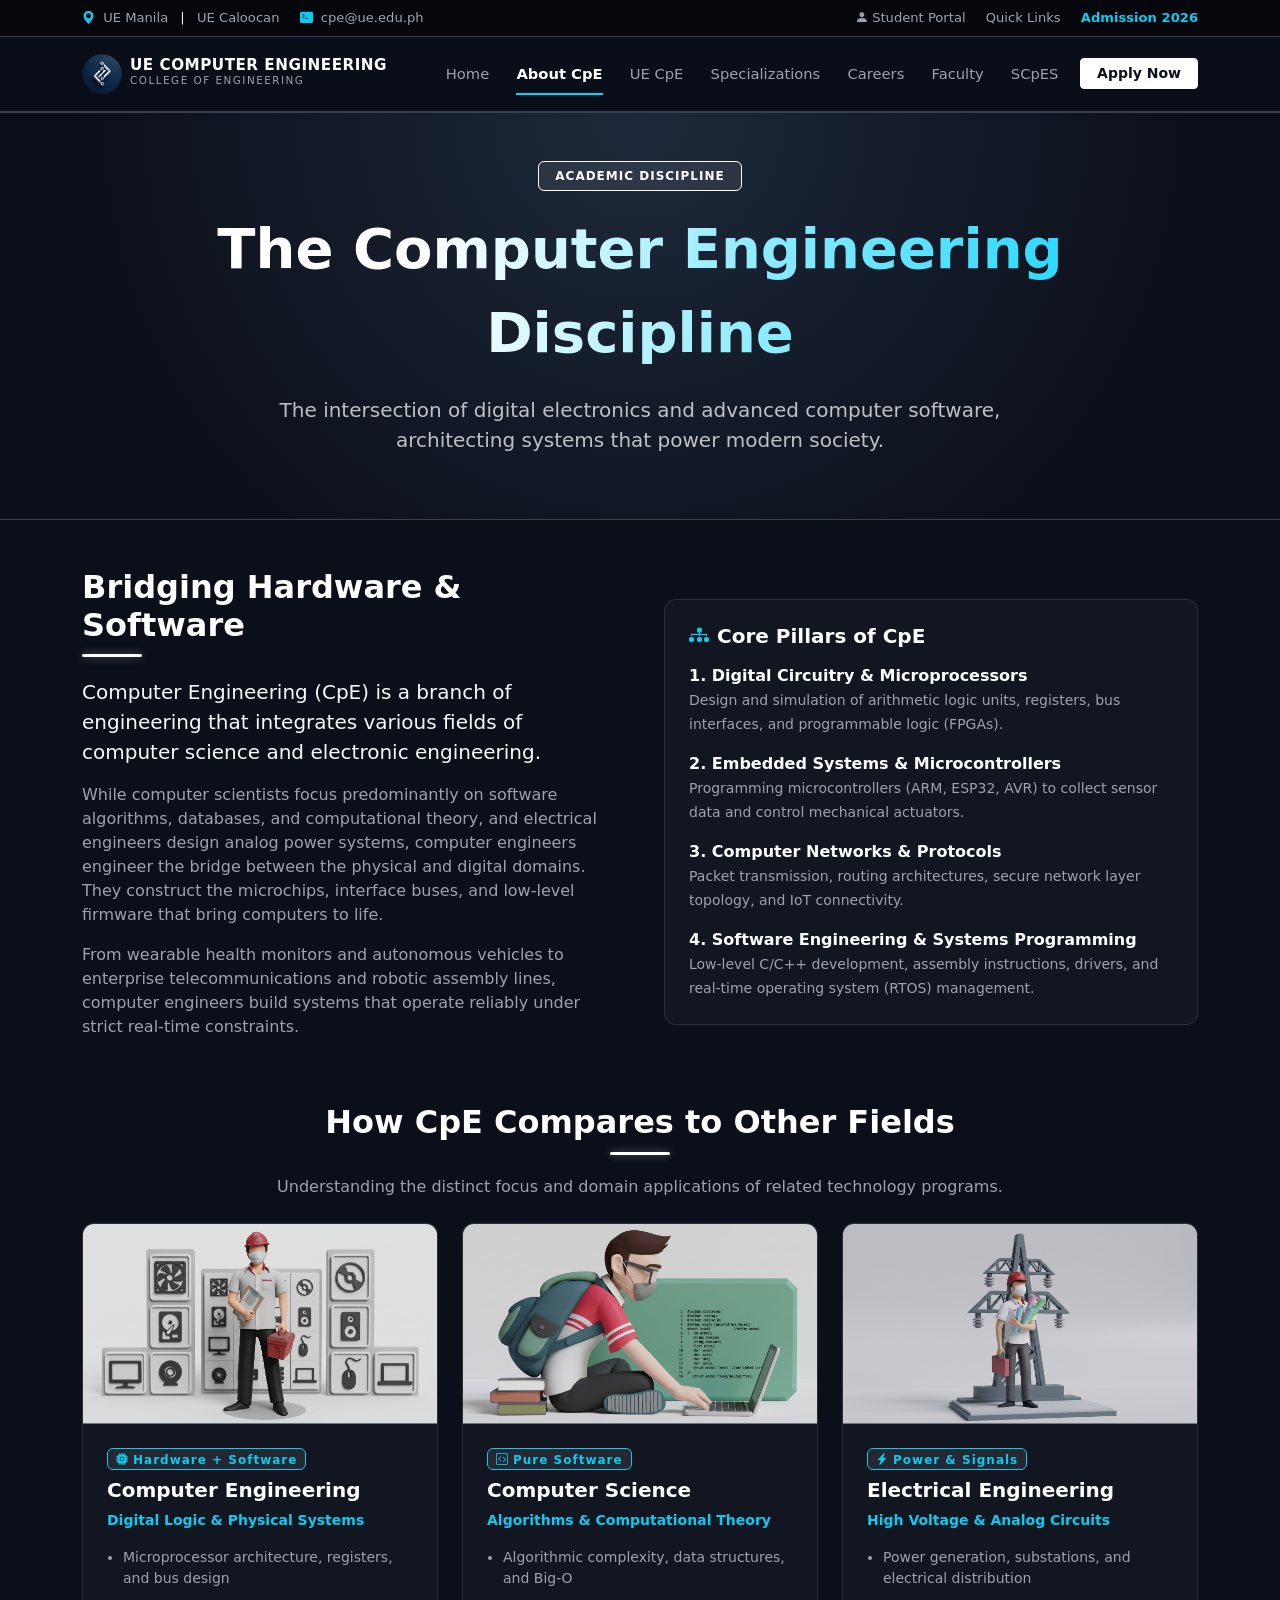
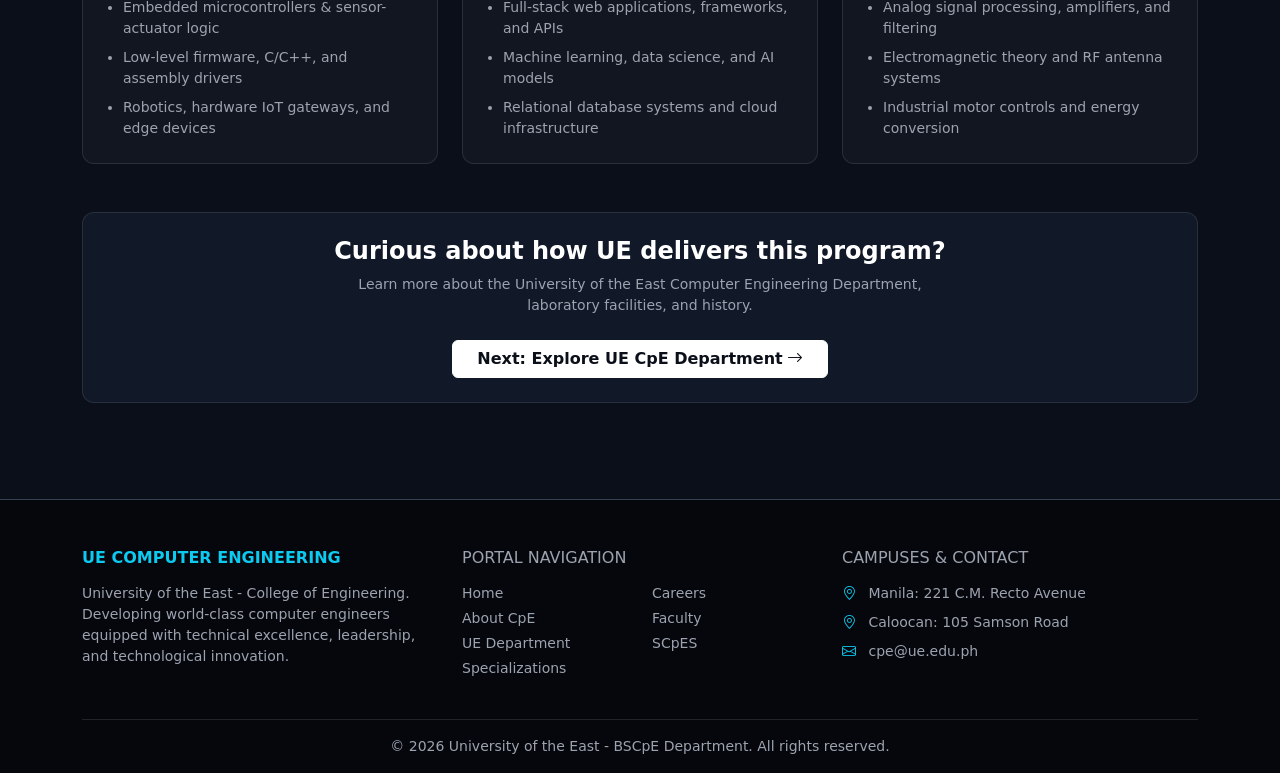
<file: about-cpe.html>
<!DOCTYPE html>
<html lang="en">
<head>
    <meta charset="UTF-8">
    <meta name="viewport" content="width=device-width, initial-scale=1.0">
    <title>About Computer Engineering | UE Tech Portal</title>

    <link href="https://cdn.jsdelivr.net/npm/bootstrap@5.3.3/dist/css/bootstrap.min.css" rel="stylesheet">
    <link rel="stylesheet" href="https://cdn.jsdelivr.net/npm/bootstrap-icons@1.11.3/font/bootstrap-icons.min.css">
    <link rel="stylesheet" href="style.css">
</head>

<body>

<div class="top-bar py-2 d-none d-lg-block">
    <div class="container d-flex justify-content-between align-items-center">
        <div>
            <span><i class="bi bi-geo-alt-fill text-info me-1"></i>
                <a href="https://maps.app.goo.gl/nA2VTfojB23gJPCB9" target="_blank" rel="noopener noreferrer" class="me-2 text-decoration-none">UE Manila</a> | 
                <a href="https://maps.app.goo.gl/nYL3vggiQVSx388dA" target="_blank" rel="noopener noreferrer" class="ms-2 text-decoration-none">UE Caloocan</a>
            </span>
            <span class="ms-3"><i class="bi bi-terminal-fill text-info me-1"></i> 
                <a href="https://www.ue.edu.ph/cal/computer-engineering/" target="_blank" rel="noopener noreferrer" class="text-decoration-none">cpe@ue.edu.ph</a>
            </span>
        </div>
        <div>
            <a href="#welcomeModal" data-bs-toggle="modal" class="me-3 text-decoration-none"><i class="bi bi-person-fill me-1"></i>Student Portal</a>
            <a href="index.html#featured-sections" class="me-3 text-decoration-none">Quick Links</a>
            <a href="#applyModal" data-bs-toggle="modal" class="text-info fw-bold text-decoration-none">Admission 2026</a>
        </div>
    </div>
</div>

<nav class="navbar navbar-expand-lg navbar-dark bg-tech-nav sticky-top shadow-sm">
    <div class="container">
        <a class="navbar-brand d-flex align-items-center" href="index.html">
            <img src="assets/scpes logo.png" alt="UE Logo" onerror="this.src='https://via.placeholder.com/40x40?text=UE'">
            <div class="ms-2">
                <span class="d-block lh-1 text-white fw-bold brand-title">UE COMPUTER ENGINEERING</span>
                <small class="brand-sub">COLLEGE OF ENGINEERING</small>
            </div>
        </a>

        <button class="navbar-toggler border-0" type="button" data-bs-toggle="collapse" data-bs-target="#mainNavbar" aria-controls="mainNavbar" aria-expanded="false" aria-label="Toggle navigation">
            <span class="navbar-toggler-icon"></span>
        </button>

        <div class="collapse navbar-collapse" id="mainNavbar">
            <ul class="navbar-nav ms-auto mb-2 mb-lg-0 align-items-lg-center">
                <li class="nav-item">
                    <a class="nav-link" href="index.html">Home</a>
                </li>
                <li class="nav-item">
                    <a class="nav-link active" aria-current="page" href="about-cpe.html">About CpE</a>
                </li>
                <li class="nav-item">
                    <a class="nav-link" href="cpe-ue.html">UE CpE</a>
                </li>
                <li class="nav-item">
                    <a class="nav-link" href="specializations.html">Specializations</a>
                </li>
                <li class="nav-item">
                    <a class="nav-link" href="careers.html">Careers</a>
                </li>
                <li class="nav-item">
                    <a class="nav-link" href="faculty.html">Faculty</a>
                </li>
                <li class="nav-item">
                    <a class="nav-link" href="scpes.html">SCpES</a>
                </li>
                <li class="nav-item ms-lg-2">
                    <a class="btn btn-tech-primary btn-sm px-3" href="#applyModal" data-bs-toggle="modal">Apply Now</a>
                </li>
            </ul>
        </div>
    </div>
</nav>

<header class="hero-banner text-center py-5">
    <div class="container">
        <span class="badge hero-badge px-3 py-2 text-uppercase mb-3">Academic Discipline</span>
        <h1 class="display-4 fw-bold mb-3 text-gradient-blue pb-1 lh-base">The Computer Engineering Discipline</h1>
        <p class="lead mx-auto text-light opacity-75" style="max-width: 760px;">
            The intersection of digital electronics and advanced computer software, architecting systems that power modern society.
        </p>
    </div>
</header>

<main class="py-5">
    <div class="container">
        <div class="row align-items-center g-5 mb-5">
            <div class="col-lg-6">
                <h2 class="section-header">Bridging Hardware & Software</h2>
                <div class="section-divider"></div>
                <p class="lead text-light opacity-90">
                    Computer Engineering (CpE) is a branch of engineering that integrates various fields of computer science and electronic engineering.
                </p>
                <p style="color: var(--text-muted);">
                    While computer scientists focus predominantly on software algorithms, databases, and computational theory, and electrical engineers design analog power systems, computer engineers engineer the bridge between the physical and digital domains. They construct the microchips, interface buses, and low-level firmware that bring computers to life.
                </p>
                <p style="color: var(--text-muted);">
                    From wearable health monitors and autonomous vehicles to enterprise telecommunications and robotic assembly lines, computer engineers build systems that operate reliably under strict real-time constraints.
                </p>
            </div>
            <div class="col-lg-6">
                <div class="tech-card p-4">
                    <h5 class="text-white fw-bold mb-3"><i class="bi bi-diagram-3-fill text-info me-2"></i>Core Pillars of CpE</h5>
                    <div class="mb-3">
                        <span class="text-white fw-semibold d-block">1. Digital Circuitry & Microprocessors</span>
                        <small style="color: var(--text-muted);">Design and simulation of arithmetic logic units, registers, bus interfaces, and programmable logic (FPGAs).</small>
                    </div>
                    <div class="mb-3">
                        <span class="text-white fw-semibold d-block">2. Embedded Systems & Microcontrollers</span>
                        <small style="color: var(--text-muted);">Programming microcontrollers (ARM, ESP32, AVR) to collect sensor data and control mechanical actuators.</small>
                    </div>
                    <div class="mb-3">
                        <span class="text-white fw-semibold d-block">3. Computer Networks & Protocols</span>
                        <small style="color: var(--text-muted);">Packet transmission, routing architectures, secure network layer topology, and IoT connectivity.</small>
                    </div>
                    <div>
                        <span class="text-white fw-semibold d-block">4. Software Engineering & Systems Programming</span>
                        <small style="color: var(--text-muted);">Low-level C/C++ development, assembly instructions, drivers, and real-time operating system (RTOS) management.</small>
                    </div>
                </div>
            </div>
        </div>

        <div class="my-5">
            <div class="text-center mb-4">
                <h2 class="section-header">How CpE Compares to Other Fields</h2>
                <div class="section-divider mx-auto"></div>
                <p style="color: var(--text-muted);">Understanding the distinct focus and domain applications of related technology programs.</p>
            </div>

            <div class="row g-4">
                <div class="col-md-4">
                    <div class="tech-card h-100 overflow-hidden d-flex flex-column">
                        <div class="ratio ratio-16x9 border-bottom border-secondary">
                            <img src="assets/cpeboy.jpg" class="object-fit-cover w-100 h-100" alt="Computer Engineering Circuit and Firmware" onerror="this.src='https://images.unsplash.com/photo-1518770660439-4636190af475?auto=format&fit=crop&w=600&q=80'">
                        </div>
                        <div class="p-4 d-flex flex-column flex-grow-1">
                            <div class="d-flex align-items-center mb-2">
                                <span class="badge hero-badge text-info border-info px-2 py-1 me-2"><i class="bi bi-cpu-fill me-1"></i>Hardware + Software</span>
                            </div>
                            <h5 class="fw-bold text-white mb-2">Computer Engineering</h5>
                            <p class="small text-info fw-semibold mb-3">Digital Logic & Physical Systems</p>
                            <ul class="small ps-3 mb-0 flex-grow-1" style="color: var(--text-muted);">
                                <li class="mb-2">Microprocessor architecture, registers, and bus design</li>
                                <li class="mb-2">Embedded microcontrollers & sensor-actuator logic</li>
                                <li class="mb-2">Low-level firmware, C/C++, and assembly drivers</li>
                                <li>Robotics, hardware IoT gateways, and edge devices</li>
                            </ul>
                        </div>
                    </div>
                </div>

                <div class="col-md-4">
                    <div class="tech-card h-100 overflow-hidden d-flex flex-column">
                        <div class="ratio ratio-16x9 border-bottom border-secondary">
                            <img src="assets/csboy.jpg" class="object-fit-cover w-100 h-100" alt="Computer Science Software Algorithms" onerror="this.src='https://images.unsplash.com/photo-1555066931-4365d14bab8c?auto=format&fit=crop&w=600&q=80'">
                        </div>
                        <div class="p-4 d-flex flex-column flex-grow-1">
                            <div class="d-flex align-items-center mb-2">
                                <span class="badge hero-badge text-info border-info px-2 py-1 me-2"><i class="bi bi-code-square me-1"></i>Pure Software</span>
                            </div>
                            <h5 class="fw-bold text-white mb-2">Computer Science</h5>
                            <p class="small text-info fw-semibold mb-3">Algorithms & Computational Theory</p>
                            <ul class="small ps-3 mb-0 flex-grow-1" style="color: var(--text-muted);">
                                <li class="mb-2">Algorithmic complexity, data structures, and Big-O</li>
                                <li class="mb-2">Full-stack web applications, frameworks, and APIs</li>
                                <li class="mb-2">Machine learning, data science, and AI models</li>
                                <li>Relational database systems and cloud infrastructure</li>
                            </ul>
                        </div>
                    </div>
                </div>

                <div class="col-md-4">
                    <div class="tech-card h-100 overflow-hidden d-flex flex-column">
                        <div class="ratio ratio-16x9 border-bottom border-secondary">
                            <img src="assets/eeboy.jpg" class="object-fit-cover w-100 h-100" alt="Electrical Engineering Power Grid" onerror="this.src='https://images.unsplash.com/photo-1473341304170-971dccb5ac1e?auto=format&fit=crop&w=600&q=80'">
                        </div>
                        <div class="p-4 d-flex flex-column flex-grow-1">
                            <div class="d-flex align-items-center mb-2">
                                <span class="badge hero-badge text-info border-info px-2 py-1 me-2"><i class="bi bi-lightning-charge-fill me-1"></i>Power & Signals</span>
                            </div>
                            <h5 class="fw-bold text-white mb-2">Electrical Engineering</h5>
                            <p class="small text-info fw-semibold mb-3">High Voltage & Analog Circuits</p>
                            <ul class="small ps-3 mb-0 flex-grow-1" style="color: var(--text-muted);">
                                <li class="mb-2">Power generation, substations, and electrical distribution</li>
                                <li class="mb-2">Analog signal processing, amplifiers, and filtering</li>
                                <li class="mb-2">Electromagnetic theory and RF antenna systems</li>
                                <li>Industrial motor controls and energy conversion</li>
                            </ul>
                        </div>
                    </div>
                </div>
            </div>
        </div>

        <div class="tech-card p-4 text-center my-5 bg-tech-surface">
            <h4 class="text-white fw-bold mb-2">Curious about how UE delivers this program?</h4>
            <p class="small mx-auto mb-4" style="color: var(--text-muted); max-width: 600px;">
                Learn more about the University of the East Computer Engineering Department, laboratory facilities, and history.
            </p>
            <a href="cpe-ue.html" class="btn btn-tech-primary px-4">
                Next: Explore UE CpE Department <i class="bi bi-arrow-right ms-1"></i>
            </a>
        </div>
    </div>
</main>

<footer class="pt-5 pb-3">
    <div class="container">
        <div class="row g-4 mb-4">
            <div class="col-md-4">
                <h6 class="text-uppercase mb-3 text-info fw-bold">UE Computer Engineering</h6>
                <p class="small">
                    University of the East - College of Engineering.<br>
                    Developing world-class computer engineers equipped with technical excellence, leadership, and technological innovation.
                </p>
            </div>
            <div class="col-md-4">
                <h6 class="text-uppercase mb-3">Portal Navigation</h6>
                <div class="row small">
                    <div class="col-6">
                        <ul class="list-unstyled">
                            <li class="mb-1"><a href="index.html">Home</a></li>
                            <li class="mb-1"><a href="about-cpe.html">About CpE</a></li>
                            <li class="mb-1"><a href="cpe-ue.html">UE Department</a></li>
                            <li class="mb-1"><a href="specializations.html">Specializations</a></li>
                        </ul>
                    </div>
                    <div class="col-6">
                        <ul class="list-unstyled">
                            <li class="mb-1"><a href="careers.html">Careers</a></li>
                            <li class="mb-1"><a href="faculty.html">Faculty</a></li>
                            <li class="mb-1"><a href="scpes.html">SCpES</a></li>
                        </ul>
                    </div>
                </div>
            </div>
            <div class="col-md-4">
                <h6 class="text-uppercase mb-3">Campuses & Contact</h6>
                <p class="small mb-2">
                    <i class="bi bi-geo-alt me-2 text-info"></i>
                    <a href="https://maps.app.goo.gl/nA2VTfojB23gJPCB9" target="_blank" rel="noopener noreferrer" class="text-decoration-none">
                        Manila: 221 C.M. Recto Avenue
                    </a>
                </p>
                <p class="small mb-2">
                    <i class="bi bi-geo-alt me-2 text-info"></i>
                    <a href="https://maps.app.goo.gl/nYL3vggiQVSx388dA" target="_blank" rel="noopener noreferrer" class="text-decoration-none">
                        Caloocan: 105 Samson Road
                    </a>
                </p>
                <p class="small mb-0">
                    <i class="bi bi-envelope me-2 text-info"></i>
                    <a href="https://www.ue.edu.ph/cal/computer-engineering/" target="_blank" rel="noopener noreferrer" class="text-decoration-none">cpe@ue.edu.ph</a>
                </p>
            </div>
        </div>
        <div class="text-center pt-3 border-top border-dark small">
            <p class="mb-0">&copy; 2026 University of the East - BSCpE Department. All rights reserved.</p>
        </div>
    </div>
</footer>

<div class="modal fade" id="welcomeModal" tabindex="-1" aria-labelledby="welcomeModalLabel" aria-hidden="true">
    <div class="modal-dialog modal-dialog-centered">
        <div class="modal-content">
            <div class="modal-header">
                <h5 class="modal-title text-white" id="welcomeModalLabel"><i class="bi bi-cpu-fill text-info me-2"></i>Welcome to UE CpE</h5>
                <button type="button" class="btn-close btn-close-white" data-bs-dismiss="modal" aria-label="Close"></button>
            </div>
            <div class="modal-body">
                <p>Welcome to the official <strong>UE Computer Engineering</strong> web platform.</p>
                <p class="small mb-0" style="color: var(--text-muted);">
                    Access our outcome-based curricula, hardware laboratory facilities, and real-time student capstone demonstrations.
                </p>
            </div>
            <div class="modal-footer">
                <button type="button" class="btn btn-secondary btn-sm" data-bs-dismiss="modal">Close</button>
            </div>
        </div>
    </div>
</div>

<div class="modal fade" id="applyModal" tabindex="-1" aria-labelledby="applyModalLabel" aria-hidden="true">
    <div class="modal-dialog modal-dialog-centered">
        <div class="modal-content">
            <div class="modal-header">
                <h5 class="modal-title text-white" id="applyModalLabel"><i class="bi bi-check2-circle text-info me-2"></i>Apply for UE CpE</h5>
                <button type="button" class="btn-close btn-close-white" data-bs-dismiss="modal" aria-label="Close"></button>
            </div>
            <div class="modal-body">
                <p class="fw-bold mb-1">Admissions are Open for AY 2026-2027!</p>
                <p class="small" style="color: var(--text-muted);">
                    Incoming freshmen and transferees can apply online through the UE Admissions Portal. Prepare your Form 138 (Report Card) and 2x2 photo for submission.
                </p>
            </div>
            <div class="modal-footer">
                <button type="button" class="btn btn-secondary btn-sm" data-bs-dismiss="modal">Cancel</button>
                <a href="https://www.ue.edu.ph" target="_blank" class="btn btn-tech-primary btn-sm">Proceed to UE Portal</a>
            </div>
        </div>
    </div>
</div>

<script src="https://cdn.jsdelivr.net/npm/bootstrap@5.3.3/dist/js/bootstrap.bundle.min.js"></script>
<script src="script.js"></script>
</body>
</html>
</file>
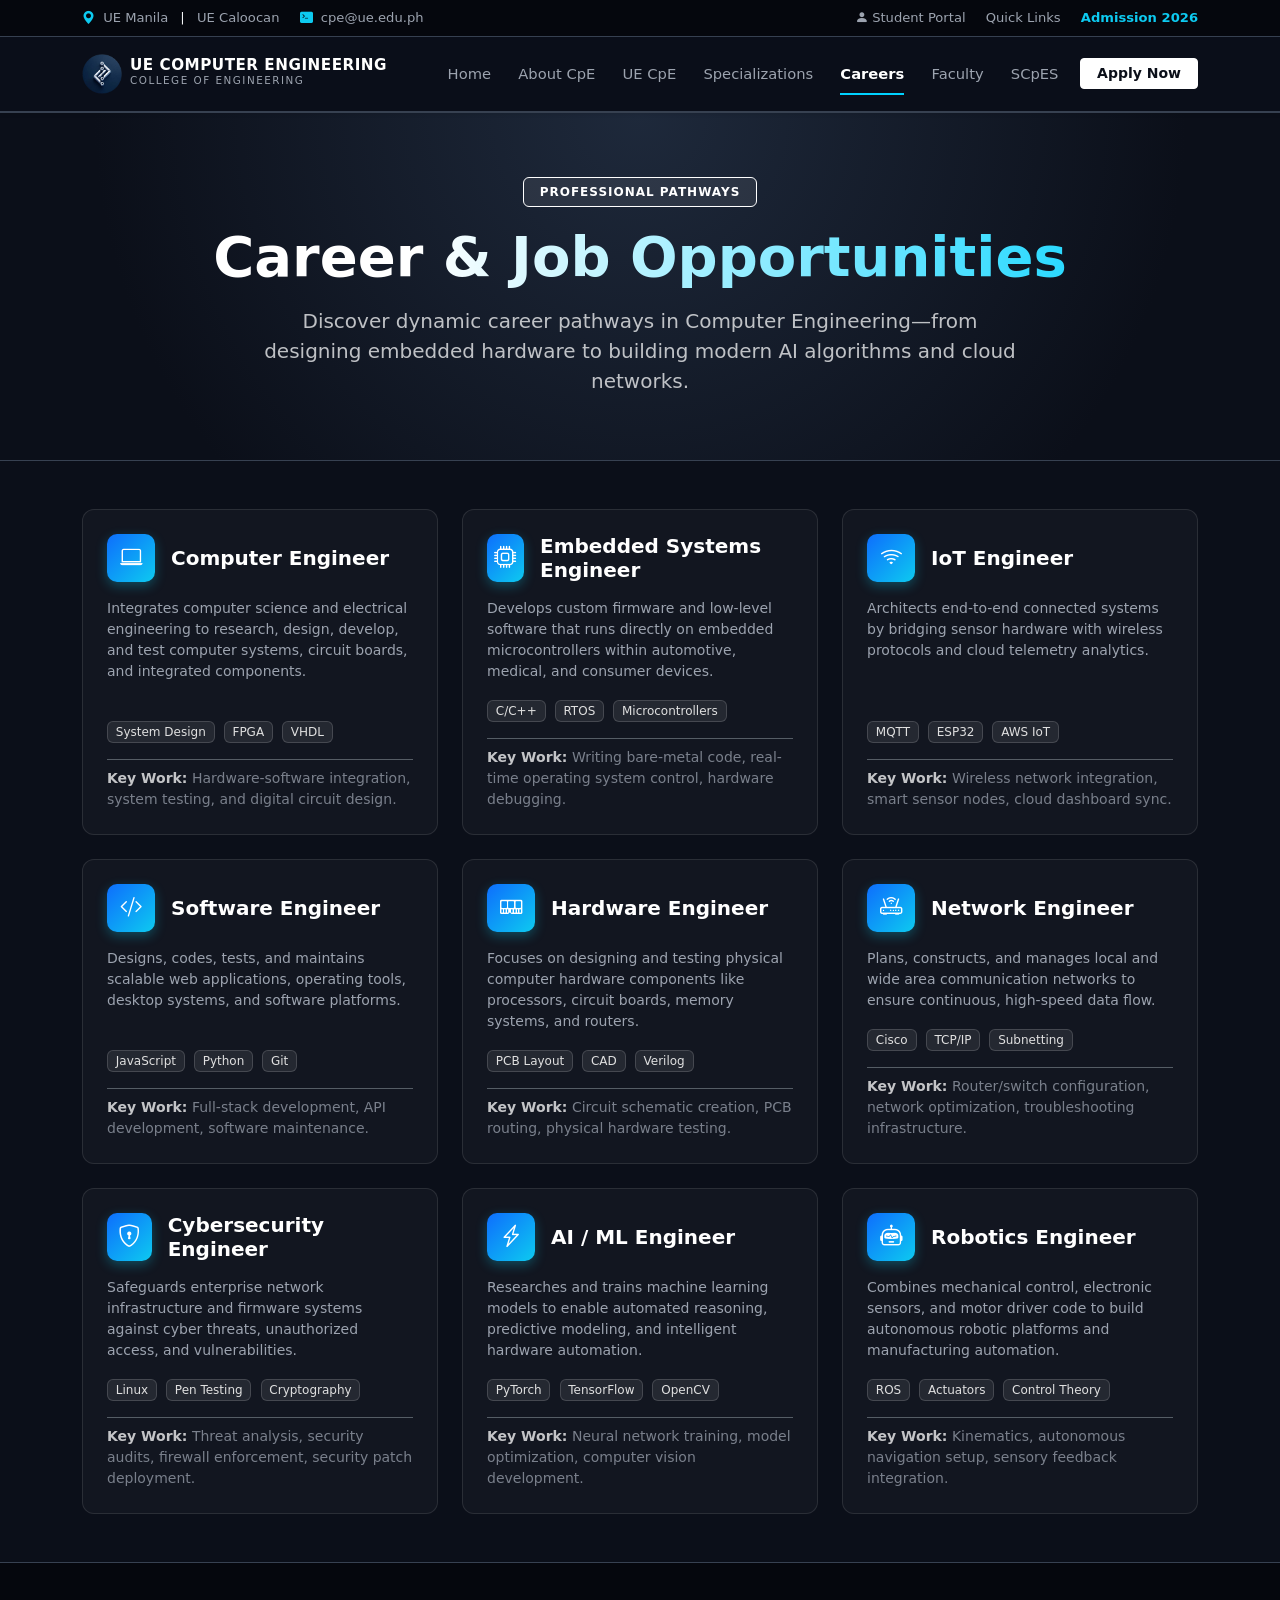
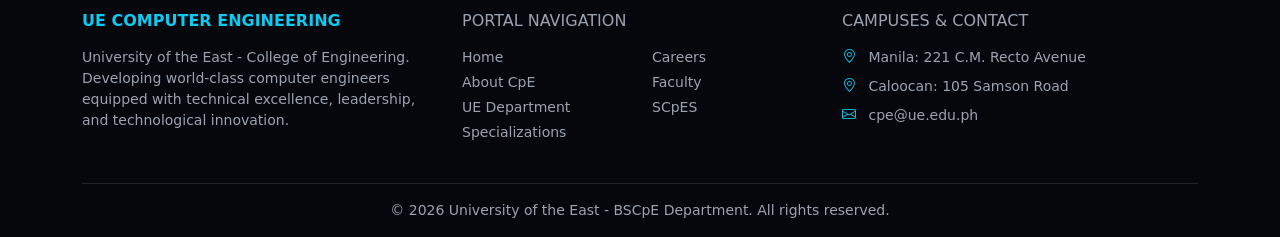
<file: careers.html>
<!DOCTYPE html>
<html lang="en">
<head>
    <meta charset="UTF-8">
    <meta name="viewport" content="width=device-width, initial-scale=1.0">
    <title>Careers & Opportunities | UE Computer Engineering</title>

    <link href="https://cdn.jsdelivr.net/npm/bootstrap@5.3.3/dist/css/bootstrap.min.css" rel="stylesheet">
    <link rel="stylesheet" href="https://cdn.jsdelivr.net/npm/bootstrap-icons@1.11.3/font/bootstrap-icons.min.css">
    <link rel="stylesheet" href="style.css">
</head>

<body>

<!-- TOP UTILITY BAR -->
<div class="top-bar py-2 d-none d-lg-block">
    <div class="container d-flex justify-content-between align-items-center">
        <div>
            <span><i class="bi bi-geo-alt-fill text-info me-1"></i>
                <a href="https://maps.app.goo.gl/nA2VTfojB23gJPCB9" target="_blank" rel="noopener noreferrer" class="me-2 text-decoration-none">UE Manila</a> | 
                <a href="https://maps.app.goo.gl/nYL3vggiQVSx388dA" target="_blank" rel="noopener noreferrer" class="ms-2 text-decoration-none">UE Caloocan</a>
            </span>
            <span class="ms-3"><i class="bi bi-terminal-fill text-info me-1"></i> 
                <a href="https://www.ue.edu.ph/cal/computer-engineering/" target="_blank" rel="noopener noreferrer" class="text-decoration-none">cpe@ue.edu.ph</a>
            </span>
        </div>
        <div>
            <a href="#welcomeModal" data-bs-toggle="modal" class="me-3 text-decoration-none"><i class="bi bi-person-fill me-1"></i>Student Portal</a>
            <a href="index.html#featured-sections" class="me-3 text-decoration-none">Quick Links</a>
            <a href="#applyModal" data-bs-toggle="modal" class="text-info fw-bold text-decoration-none">Admission 2026</a>
        </div>
    </div>
</div>

<!-- NAVBAR -->
<nav class="navbar navbar-expand-lg navbar-dark bg-tech-nav sticky-top shadow-sm">
    <div class="container">
        <a class="navbar-brand d-flex align-items-center" href="index.html">
            <img src="assets/scpes logo.png" alt="UE Logo" onerror="this.src='https://via.placeholder.com/40x40?text=UE'">
            <div class="ms-2">
                <span class="d-block lh-1 text-white fw-bold brand-title">UE COMPUTER ENGINEERING</span>
                <small class="brand-sub">COLLEGE OF ENGINEERING</small>
            </div>
        </a>

        <button class="navbar-toggler border-0" type="button" data-bs-toggle="collapse" data-bs-target="#mainNavbar" aria-controls="mainNavbar" aria-expanded="false" aria-label="Toggle navigation">
            <span class="navbar-toggler-icon"></span>
        </button>

        <div class="collapse navbar-collapse" id="mainNavbar">
            <ul class="navbar-nav ms-auto mb-2 mb-lg-0 align-items-lg-center">
                <li class="nav-item">
                    <a class="nav-link" href="index.html">Home</a>
                </li>
                <li class="nav-item">
                    <a class="nav-link" href="about-cpe.html">About CpE</a>
                </li>
                <li class="nav-item">
                    <a class="nav-link" href="cpe-ue.html">UE CpE</a>
                </li>
                <li class="nav-item">
                    <a class="nav-link" href="specializations.html">Specializations</a>
                </li>
                <li class="nav-item">
                    <a class="nav-link active" aria-current="page" href="careers.html">Careers</a>
                </li>
                <li class="nav-item">
                    <a class="nav-link" href="faculty.html">Faculty</a>
                </li>
                <li class="nav-item">
                    <a class="nav-link" href="scpes.html">SCpES</a>
                </li>
                <li class="nav-item ms-lg-2">
                    <a class="btn btn-tech-primary btn-sm px-3" href="#applyModal" data-bs-toggle="modal">Apply Now</a>
                </li>
            </ul>
        </div>
    </div>
</nav>

<!-- HERO HEADER -->
<header class="hero-banner py-5 mb-5">
    <div class="container text-center py-3">
        <span class="badge hero-badge px-3 py-2 text-uppercase mb-3">Professional Pathways</span>
        <h1 class="display-4 fw-bold mb-3 text-gradient-blue">Career & Job Opportunities</h1>
        <p class="lead mx-auto text-light opacity-75 mb-0" style="max-width: 760px;">
            Discover dynamic career pathways in Computer Engineering—from designing embedded hardware to building modern AI algorithms and cloud networks.
        </p>
    </div>
</header>

<!-- CAREERS GRID SECTION -->
<main class="container pb-5">
    <div class="row g-4">

        <!-- 1. Computer Engineer -->
        <div class="col-md-6 col-lg-4">
            <div class="tech-card h-100 p-4 d-flex flex-column">
                <div class="d-flex align-items-center mb-3">
                    <div class="icon-glow me-3"><i class="bi bi-laptop"></i></div>
                    <h5 class="fw-bold text-white mb-0">Computer Engineer</h5>
                </div>
                <p class="small flex-grow-1" style="color: var(--text-muted);">
                    Integrates computer science and electrical engineering to research, design, develop, and test computer systems, circuit boards, and integrated components.
                </p>
                <div class="mb-3">
                    <span class="badge tech-badge me-1">System Design</span>
                    <span class="badge tech-badge me-1">FPGA</span>
                    <span class="badge tech-badge me-1">VHDL</span>
                </div>
                <div class="small pt-2 border-top border-secondary opacity-75" style="color: var(--text-muted);">
                    <strong class="text-white">Key Work:</strong> Hardware-software integration, system testing, and digital circuit design.
                </div>
            </div>
        </div>

        <!-- 2. Embedded Systems Engineer -->
        <div class="col-md-6 col-lg-4">
            <div class="tech-card h-100 p-4 d-flex flex-column">
                <div class="d-flex align-items-center mb-3">
                    <div class="icon-glow me-3"><i class="bi bi-cpu"></i></div>
                    <h5 class="fw-bold text-white mb-0">Embedded Systems Engineer</h5>
                </div>
                <p class="small flex-grow-1" style="color: var(--text-muted);">
                    Develops custom firmware and low-level software that runs directly on embedded microcontrollers within automotive, medical, and consumer devices.
                </p>
                <div class="mb-3">
                    <span class="badge tech-badge me-1">C/C++</span>
                    <span class="badge tech-badge me-1">RTOS</span>
                    <span class="badge tech-badge me-1">Microcontrollers</span>
                </div>
                <div class="small pt-2 border-top border-secondary opacity-75" style="color: var(--text-muted);">
                    <strong class="text-white">Key Work:</strong> Writing bare-metal code, real-time operating system control, hardware debugging.
                </div>
            </div>
        </div>

        <!-- 3. IoT Engineer -->
        <div class="col-md-6 col-lg-4">
            <div class="tech-card h-100 p-4 d-flex flex-column">
                <div class="d-flex align-items-center mb-3">
                    <div class="icon-glow me-3"><i class="bi bi-wifi"></i></div>
                    <h5 class="fw-bold text-white mb-0">IoT Engineer</h5>
                </div>
                <p class="small flex-grow-1" style="color: var(--text-muted);">
                    Architects end-to-end connected systems by bridging sensor hardware with wireless protocols and cloud telemetry analytics.
                </p>
                <div class="mb-3">
                    <span class="badge tech-badge me-1">MQTT</span>
                    <span class="badge tech-badge me-1">ESP32</span>
                    <span class="badge tech-badge me-1">AWS IoT</span>
                </div>
                <div class="small pt-2 border-top border-secondary opacity-75" style="color: var(--text-muted);">
                    <strong class="text-white">Key Work:</strong> Wireless network integration, smart sensor nodes, cloud dashboard sync.
                </div>
            </div>
        </div>

        <!-- 4. Software Engineer -->
        <div class="col-md-6 col-lg-4">
            <div class="tech-card h-100 p-4 d-flex flex-column">
                <div class="d-flex align-items-center mb-3">
                    <div class="icon-glow me-3"><i class="bi bi-code-slash"></i></div>
                    <h5 class="fw-bold text-white mb-0">Software Engineer</h5>
                </div>
                <p class="small flex-grow-1" style="color: var(--text-muted);">
                    Designs, codes, tests, and maintains scalable web applications, operating tools, desktop systems, and software platforms.
                </p>
                <div class="mb-3">
                    <span class="badge tech-badge me-1">JavaScript</span>
                    <span class="badge tech-badge me-1">Python</span>
                    <span class="badge tech-badge me-1">Git</span>
                </div>
                <div class="small pt-2 border-top border-secondary opacity-75" style="color: var(--text-muted);">
                    <strong class="text-white">Key Work:</strong> Full-stack development, API development, software maintenance.
                </div>
            </div>
        </div>

        <!-- 5. Hardware Engineer -->
        <div class="col-md-6 col-lg-4">
            <div class="tech-card h-100 p-4 d-flex flex-column">
                <div class="d-flex align-items-center mb-3">
                    <div class="icon-glow me-3"><i class="bi bi-memory"></i></div>
                    <h5 class="fw-bold text-white mb-0">Hardware Engineer</h5>
                </div>
                <p class="small flex-grow-1" style="color: var(--text-muted);">
                    Focuses on designing and testing physical computer hardware components like processors, circuit boards, memory systems, and routers.
                </p>
                <div class="mb-3">
                    <span class="badge tech-badge me-1">PCB Layout</span>
                    <span class="badge tech-badge me-1">CAD</span>
                    <span class="badge tech-badge me-1">Verilog</span>
                </div>
                <div class="small pt-2 border-top border-secondary opacity-75" style="color: var(--text-muted);">
                    <strong class="text-white">Key Work:</strong> Circuit schematic creation, PCB routing, physical hardware testing.
                </div>
            </div>
        </div>

        <!-- 6. Network Engineer -->
        <div class="col-md-6 col-lg-4">
            <div class="tech-card h-100 p-4 d-flex flex-column">
                <div class="d-flex align-items-center mb-3">
                    <div class="icon-glow me-3"><i class="bi bi-router"></i></div>
                    <h5 class="fw-bold text-white mb-0">Network Engineer</h5>
                </div>
                <p class="small flex-grow-1" style="color: var(--text-muted);">
                    Plans, constructs, and manages local and wide area communication networks to ensure continuous, high-speed data flow.
                </p>
                <div class="mb-3">
                    <span class="badge tech-badge me-1">Cisco</span>
                    <span class="badge tech-badge me-1">TCP/IP</span>
                    <span class="badge tech-badge me-1">Subnetting</span>
                </div>
                <div class="small pt-2 border-top border-secondary opacity-75" style="color: var(--text-muted);">
                    <strong class="text-white">Key Work:</strong> Router/switch configuration, network optimization, troubleshooting infrastructure.
                </div>
            </div>
        </div>

        <!-- 7. Cybersecurity Engineer -->
        <div class="col-md-6 col-lg-4">
            <div class="tech-card h-100 p-4 d-flex flex-column">
                <div class="d-flex align-items-center mb-3">
                    <div class="icon-glow me-3"><i class="bi bi-shield-lock"></i></div>
                    <h5 class="fw-bold text-white mb-0">Cybersecurity Engineer</h5>
                </div>
                <p class="small flex-grow-1" style="color: var(--text-muted);">
                    Safeguards enterprise network infrastructure and firmware systems against cyber threats, unauthorized access, and vulnerabilities.
                </p>
                <div class="mb-3">
                    <span class="badge tech-badge me-1">Linux</span>
                    <span class="badge tech-badge me-1">Pen Testing</span>
                    <span class="badge tech-badge me-1">Cryptography</span>
                </div>
                <div class="small pt-2 border-top border-secondary opacity-75" style="color: var(--text-muted);">
                    <strong class="text-white">Key Work:</strong> Threat analysis, security audits, firewall enforcement, security patch deployment.
                </div>
            </div>
        </div>

        <!-- 8. AI / Machine Learning Engineer -->
        <div class="col-md-6 col-lg-4">
            <div class="tech-card h-100 p-4 d-flex flex-column">
                <div class="d-flex align-items-center mb-3">
                    <div class="icon-glow me-3"><i class="bi bi-lightning-charge"></i></div>
                    <h5 class="fw-bold text-white mb-0">AI / ML Engineer</h5>
                </div>
                <p class="small flex-grow-1" style="color: var(--text-muted);">
                    Researches and trains machine learning models to enable automated reasoning, predictive modeling, and intelligent hardware automation.
                </p>
                <div class="mb-3">
                    <span class="badge tech-badge me-1">PyTorch</span>
                    <span class="badge tech-badge me-1">TensorFlow</span>
                    <span class="badge tech-badge me-1">OpenCV</span>
                </div>
                <div class="small pt-2 border-top border-secondary opacity-75" style="color: var(--text-muted);">
                    <strong class="text-white">Key Work:</strong> Neural network training, model optimization, computer vision development.
                </div>
            </div>
        </div>

        <!-- 9. Robotics Engineer -->
        <div class="col-md-6 col-lg-4">
            <div class="tech-card h-100 p-4 d-flex flex-column">
                <div class="d-flex align-items-center mb-3">
                    <div class="icon-glow me-3"><i class="bi bi-robot"></i></div>
                    <h5 class="fw-bold text-white mb-0">Robotics Engineer</h5>
                </div>
                <p class="small flex-grow-1" style="color: var(--text-muted);">
                    Combines mechanical control, electronic sensors, and motor driver code to build autonomous robotic platforms and manufacturing automation.
                </p>
                <div class="mb-3">
                    <span class="badge tech-badge me-1">ROS</span>
                    <span class="badge tech-badge me-1">Actuators</span>
                    <span class="badge tech-badge me-1">Control Theory</span>
                </div>
                <div class="small pt-2 border-top border-secondary opacity-75" style="color: var(--text-muted);">
                    <strong class="text-white">Key Work:</strong> Kinematics, autonomous navigation setup, sensory feedback integration.
                </div>
            </div>
        </div>

    </div>
</main>

<!-- FOOTER -->
<footer class="pt-5 pb-3">
    <div class="container">
        <div class="row g-4 mb-4">
            <div class="col-md-4">
                <h6 class="text-uppercase mb-3 text-info fw-bold">UE Computer Engineering</h6>
                <p class="small">
                    University of the East - College of Engineering.<br>
                    Developing world-class computer engineers equipped with technical excellence, leadership, and technological innovation.
                </p>
            </div>
            <div class="col-md-4">
                <h6 class="text-uppercase mb-3">Portal Navigation</h6>
                <div class="row small">
                    <div class="col-6">
                        <ul class="list-unstyled">
                            <li class="mb-1"><a href="index.html">Home</a></li>
                            <li class="mb-1"><a href="about-cpe.html">About CpE</a></li>
                            <li class="mb-1"><a href="cpe-ue.html">UE Department</a></li>
                            <li class="mb-1"><a href="specializations.html">Specializations</a></li>
                        </ul>
                    </div>
                    <div class="col-6">
                        <ul class="list-unstyled">
                            <li class="mb-1"><a href="careers.html">Careers</a></li>
                            <li class="mb-1"><a href="faculty.html">Faculty</a></li>
                            <li class="mb-1"><a href="scpes.html">SCpES</a></li>
                        </ul>
                    </div>
                </div>
            </div>
            <div class="col-md-4">
                <h6 class="text-uppercase mb-3">Campuses & Contact</h6>
                <p class="small mb-2">
                    <i class="bi bi-geo-alt me-2 text-info"></i>
                    <a href="https://maps.app.goo.gl/nA2VTfojB23gJPCB9" target="_blank" rel="noopener noreferrer" class="text-decoration-none">
                        Manila: 221 C.M. Recto Avenue
                    </a>
                </p>
                <p class="small mb-2">
                    <i class="bi bi-geo-alt me-2 text-info"></i>
                    <a href="https://maps.app.goo.gl/nYL3vggiQVSx388dA" target="_blank" rel="noopener noreferrer" class="text-decoration-none">
                        Caloocan: 105 Samson Road
                    </a>
                </p>
                <p class="small mb-0">
                    <i class="bi bi-envelope me-2 text-info"></i>
                    <a href="https://www.ue.edu.ph/cal/computer-engineering/" target="_blank" rel="noopener noreferrer" class="text-decoration-none">cpe@ue.edu.ph</a>
                </p>
            </div>
        </div>
        <div class="text-center pt-3 border-top border-dark small">
            <p class="mb-0">© 2026 University of the East - BSCpE Department. All rights reserved.</p>
        </div>
    </div>
</footer>

<!-- MODALS -->
<div class="modal fade" id="welcomeModal" tabindex="-1" aria-labelledby="welcomeModalLabel" aria-hidden="true">
    <div class="modal-dialog modal-dialog-centered">
        <div class="modal-content">
            <div class="modal-header">
                <h5 class="modal-title text-white" id="welcomeModalLabel"><i class="bi bi-cpu-fill text-info me-2"></i>Welcome to UE CpE</h5>
                <button type="button" class="btn-close btn-close-white" data-bs-dismiss="modal" aria-label="Close"></button>
            </div>
            <div class="modal-body">
                <p>Welcome to the official <strong>UE Computer Engineering</strong> web platform.</p>
                <p class="small mb-0" style="color: var(--text-muted);">
                    Access our outcome-based curricula, hardware laboratory facilities, and real-time student capstone demonstrations.
                </p>
            </div>
            <div class="modal-footer">
                <button type="button" class="btn btn-secondary btn-sm" data-bs-dismiss="modal">Close</button>
            </div>
        </div>
    </div>
</div>

<div class="modal fade" id="applyModal" tabindex="-1" aria-labelledby="applyModalLabel" aria-hidden="true">
    <div class="modal-dialog modal-dialog-centered">
        <div class="modal-content">
            <div class="modal-header">
                <h5 class="modal-title text-white" id="applyModalLabel"><i class="bi bi-check2-circle text-info me-2"></i>Apply for UE CpE</h5>
                <button type="button" class="btn-close btn-close-white" data-bs-dismiss="modal" aria-label="Close"></button>
            </div>
            <div class="modal-body">
                <p class="fw-bold mb-1">Admissions are Open for AY 2026-2027!</p>
                <p class="small" style="color: var(--text-muted);">
                    Incoming freshmen and transferees can apply online through the UE Admissions Portal. Prepare your Form 138 (Report Card) and 2x2 photo for submission.
                </p>
            </div>
            <div class="modal-footer">
                <button type="button" class="btn btn-secondary btn-sm" data-bs-dismiss="modal">Cancel</button>
                <a href="https://www.ue.edu.ph" target="_blank" class="btn btn-tech-primary btn-sm">Proceed to UE Portal</a>
            </div>
        </div>
    </div>
</div>

<!-- SCRIPT FILES -->
<script src="https://cdn.jsdelivr.net/npm/bootstrap@5.3.3/dist/js/bootstrap.bundle.min.js"></script>
<script src="script.js"></script>
</body>
</html>
</file>
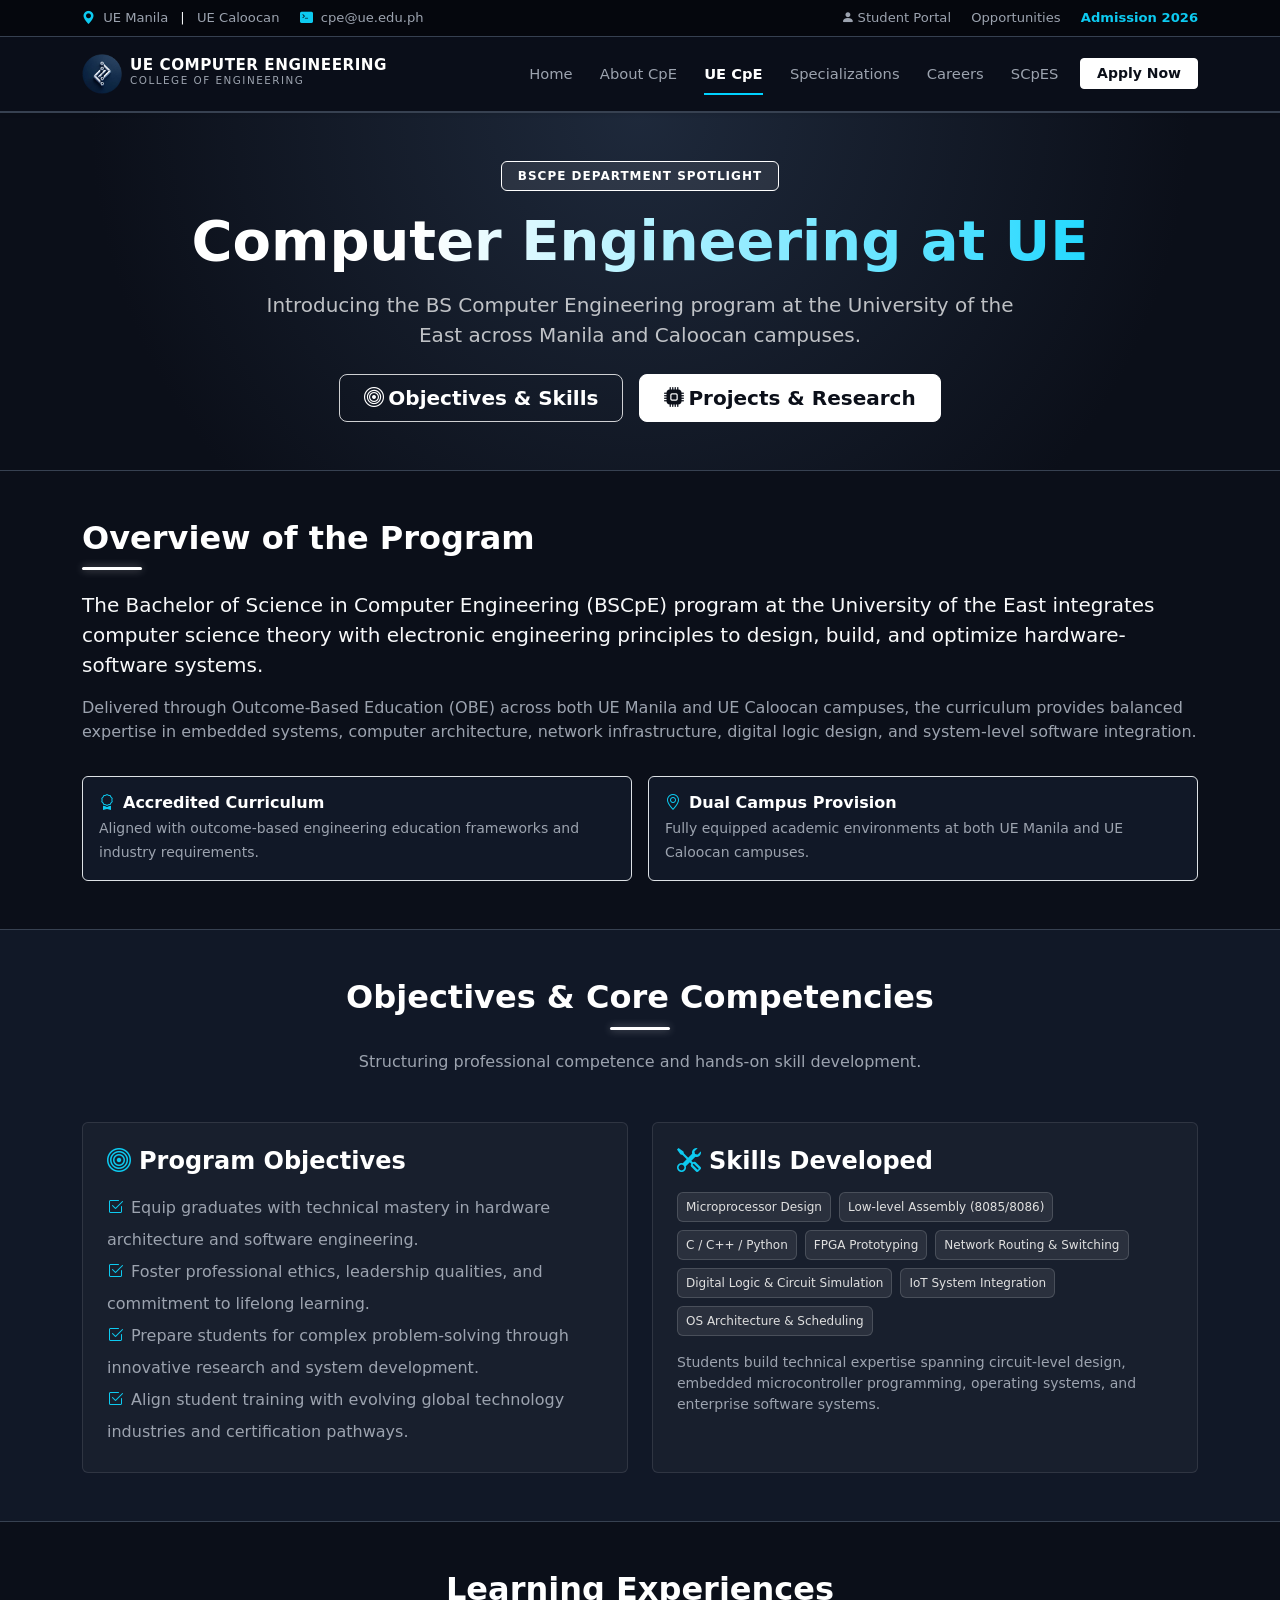
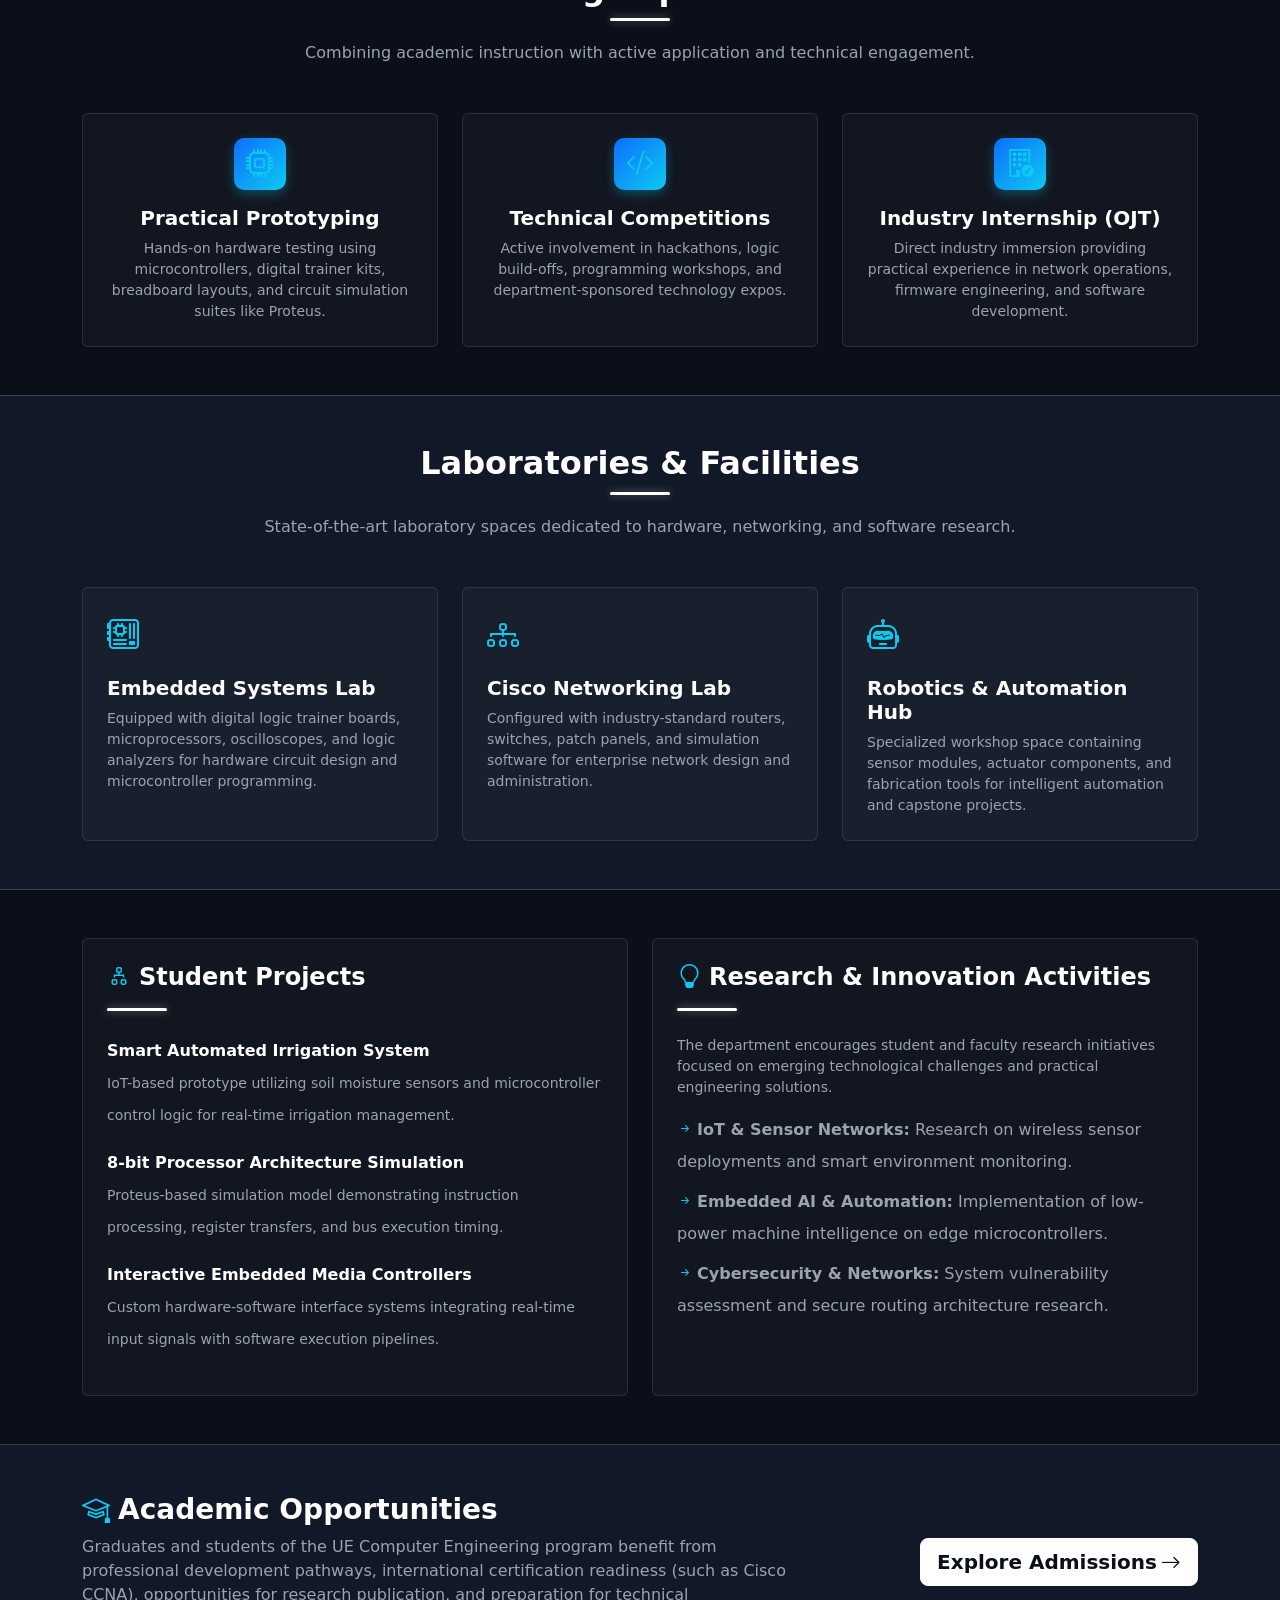
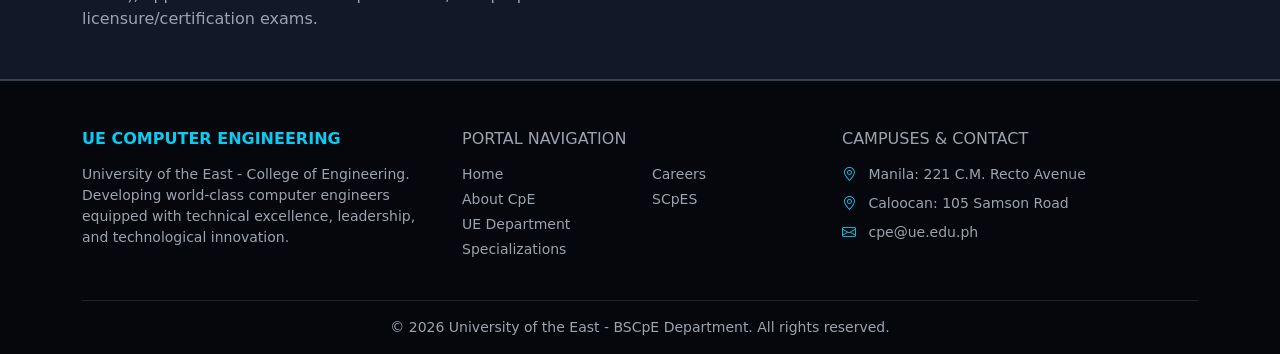
<file: cpe-ue.html>
<!DOCTYPE html>
<html lang="en">
<head>
    <meta charset="UTF-8">
    <meta name="viewport" content="width=device-width, initial-scale=1.0">
    <meta name="description" content="UE Computer Engineering Department - Overview, Objectives, Skills, Facilities, Projects, and Opportunities.">
    <title>UE Computer Engineering | Department Overview</title>

    <link href="https://cdn.jsdelivr.net/npm/bootstrap@5.3.3/dist/css/bootstrap.min.css" rel="stylesheet">
    <link rel="stylesheet" href="https://cdn.jsdelivr.net/npm/bootstrap-icons@1.11.3/font/bootstrap-icons.min.css">
    <link rel="stylesheet" href="style.css">
</head>

<body>

<!-- Top Bar -->
<div class="top-bar py-2 d-none d-lg-block">
    <div class="container d-flex justify-content-between align-items-center">
        <div>
            <span><i class="bi bi-geo-alt-fill text-info me-1"></i>
                <a href="https://maps.app.goo.gl/nA2VTfojB23gJPCB9" target="_blank" rel="noopener noreferrer" class="me-2 text-decoration-none">UE Manila</a> | 
                <a href="https://maps.app.goo.gl/nYL3vggiQVSx388dA" target="_blank" rel="noopener noreferrer" class="ms-2 text-decoration-none">UE Caloocan</a>
            </span>
            <span class="ms-3"><i class="bi bi-terminal-fill text-info me-1"></i> 
                <a href="https://www.ue.edu.ph/cal/computer-engineering/" target="_blank" rel="noopener noreferrer" class="text-decoration-none">cpe@ue.edu.ph</a>
            </span>
        </div>
        <div>
            <a href="#welcomeModal" data-bs-toggle="modal" class="me-3 text-decoration-none"><i class="bi bi-person-fill me-1"></i>Student Portal</a>
            <a href="#academic-opportunities" class="me-3 text-decoration-none">Opportunities</a>
            <a href="#applyModal" data-bs-toggle="modal" class="text-info fw-bold text-decoration-none">Admission 2026</a>
        </div>
    </div>
</div>

<!-- Navigation -->
<nav class="navbar navbar-expand-lg navbar-dark bg-tech-nav sticky-top shadow-sm">
    <div class="container">
        <a class="navbar-brand d-flex align-items-center" href="index.html">
            <img src="assets/scpes logo.png" alt="UE Logo" onerror="this.src='https://via.placeholder.com/40x40?text=UE'">
            <div class="ms-2">
                <span class="d-block lh-1 text-white fw-bold brand-title">UE COMPUTER ENGINEERING</span>
                <small class="brand-sub">COLLEGE OF ENGINEERING</small>
            </div>
        </a>

        <button class="navbar-toggler border-0" type="button" data-bs-toggle="collapse" data-bs-target="#mainNavbar" aria-controls="mainNavbar" aria-expanded="false" aria-label="Toggle navigation">
            <span class="navbar-toggler-icon"></span>
        </button>

        <div class="collapse navbar-collapse" id="mainNavbar">
            <ul class="navbar-nav ms-auto mb-2 mb-lg-0 align-items-lg-center">
                <li class="nav-item"><a class="nav-link" href="index.html">Home</a></li>
                <li class="nav-item"><a class="nav-link" href="about-cpe.html">About CpE</a></li>
                <li class="nav-item"><a class="nav-link active" aria-current="page" href="cpe-ue.html">UE CpE</a></li>
                <li class="nav-item"><a class="nav-link" href="specializations.html">Specializations</a></li>
                <li class="nav-item"><a class="nav-link" href="careers.html">Careers</a></li>
                <li class="nav-item"><a class="nav-link" href="scpes.html">SCpES</a></li>
                <li class="nav-item ms-lg-2">
                    <a class="btn btn-tech-primary btn-sm px-3" href="#applyModal" data-bs-toggle="modal">Apply Now</a>
                </li>
            </ul>
        </div>
    </div>
</nav>

<!-- Hero Section -->
<header class="hero-banner py-5">
    <div class="container text-center">
        <span class="badge hero-badge px-3 py-2 text-uppercase mb-3">BSCpE Department Spotlight</span>
        <h1 class="display-4 fw-bold mb-3 text-gradient-blue">Computer Engineering at UE</h1>
        <p class="lead mx-auto mb-4 text-light opacity-75 hero-lead">
            Introducing the BS Computer Engineering program at the University of the East across Manila and Caloocan campuses.
        </p>

        <div class="d-flex justify-content-center gap-3 flex-wrap">
            <a href="#program-objectives" class="btn btn-tech-outline btn-lg px-4">
                <i class="bi bi-bullseye me-1"></i> Objectives & Skills
            </a>
            <a href="#student-projects" class="btn btn-tech-primary btn-lg px-4">
                <i class="bi bi-cpu-fill me-1"></i> Projects & Research
            </a>
        </div>
    </div>
</header>

<main>
    <!-- 1. Overview of the Program -->
    <section class="py-5" id="program-overview">
        <div class="container">
            <div class="row align-items-center g-5">
                <div class="col-lg-12">
                    <h2 class="section-header">Overview of the Program</h2>
                    <div class="section-divider"></div>
                    <p class="lead text-light opacity-90">
                        The Bachelor of Science in Computer Engineering (BSCpE) program at the University of the East integrates computer science theory with electronic engineering principles to design, build, and optimize hardware-software systems.
                    </p>
                    <p class="text-muted-custom">
                        Delivered through Outcome-Based Education (OBE) across both UE Manila and UE Caloocan campuses, the curriculum provides balanced expertise in embedded systems, computer architecture, network infrastructure, digital logic design, and system-level software integration.
                    </p>

                    <div class="row g-3 mt-2">
                        <div class="col-md-6">
                            <div class="stat-box p-3 border rounded bg-tech-surface">
                                <h6 class="fw-bold mb-1 text-white"><i class="bi bi-award me-2 text-info"></i>Accredited Curriculum</h6>
                                <small class="text-muted-custom">Aligned with outcome-based engineering education frameworks and industry requirements.</small>
                            </div>
                        </div>
                        <div class="col-md-6">
                            <div class="stat-box p-3 border rounded bg-tech-surface">
                                <h6 class="fw-bold mb-1 text-white"><i class="bi bi-geo-alt me-2 text-info"></i>Dual Campus Provision</h6>
                                <small class="text-muted-custom">Fully equipped academic environments at both UE Manila and UE Caloocan campuses.</small>
                            </div>
                        </div>
                    </div>
                </div>
            </div>
        </div>
    </section>

    <!-- Program Objectives & Skills Developed -->
    <section class="py-5 bg-tech-surface" id="program-objectives">
        <div class="container">
            <div class="text-center">
                <h2 class="section-header">Objectives & Core Competencies</h2>
                <div class="section-divider mx-auto"></div>
                <p class="text-muted-custom mb-5">Structuring professional competence and hands-on skill development.</p>
            </div>

            <div class="row g-4">
                <!-- Program Objectives -->
                <div class="col-md-6">
                    <div class="tech-card p-4 h-100 border rounded">
                        <h4 class="text-white fw-bold mb-3"><i class="bi bi-bullseye text-info me-2"></i>Program Objectives</h4>
                        <ul class="text-muted-custom mb-0 list-unstyled lh-lg">
                            <li><i class="bi bi-check2-square text-info me-2"></i>Equip graduates with technical mastery in hardware architecture and software engineering.</li>
                            <li><i class="bi bi-check2-square text-info me-2"></i>Foster professional ethics, leadership qualities, and commitment to lifelong learning.</li>
                            <li><i class="bi bi-check2-square text-info me-2"></i>Prepare students for complex problem-solving through innovative research and system development.</li>
                            <li><i class="bi bi-check2-square text-info me-2"></i>Align student training with evolving global technology industries and certification pathways.</li>
                        </ul>
                    </div>
                </div>

                <!-- 3. Skills Developed -->
                <div class="col-md-6">
                    <div class="tech-card p-4 h-100 border rounded">
                        <h4 class="text-white fw-bold mb-3"><i class="bi bi-tools text-info me-2"></i>Skills Developed</h4>
                        <div class="d-flex flex-wrap gap-2 mb-3">
                            <span class="badge tech-badge p-2">Microprocessor Design</span>
                            <span class="badge tech-badge p-2">Low-level Assembly (8085/8086)</span>
                            <span class="badge tech-badge p-2">C / C++ / Python</span>
                            <span class="badge tech-badge p-2">FPGA Prototyping</span>
                            <span class="badge tech-badge p-2">Network Routing & Switching</span>
                            <span class="badge tech-badge p-2">Digital Logic & Circuit Simulation</span>
                            <span class="badge tech-badge p-2">IoT System Integration</span>
                            <span class="badge tech-badge p-2">OS Architecture & Scheduling</span>
                        </div>
                        <p class="text-muted-custom small mb-0">Students build technical expertise spanning circuit-level design, embedded microcontroller programming, operating systems, and enterprise software systems.</p>
                    </div>
                </div>
            </div>
        </div>
    </section>

    <!-- 4. Learning Experiences -->
    <section class="py-5" id="learning-experiences">
        <div class="container">
            <div class="text-center">
                <h2 class="section-header">Learning Experiences</h2>
                <div class="section-divider mx-auto"></div>
                <p class="text-muted-custom mb-5">Combining academic instruction with active application and technical engagement.</p>
            </div>

            <div class="row g-4 text-center">
                <div class="col-md-4">
                    <div class="tech-card p-4 h-100 border rounded">
                        <div class="highlight-icon-box mx-auto mb-3"><i class="bi bi-cpu fs-3 text-info"></i></div>
                        <h5 class="fw-bold text-white mb-2">Practical Prototyping</h5>
                        <p class="small text-muted-custom mb-0">Hands-on hardware testing using microcontrollers, digital trainer kits, breadboard layouts, and circuit simulation suites like Proteus.</p>
                    </div>
                </div>
                <div class="col-md-4">
                    <div class="tech-card p-4 h-100 border rounded">
                        <div class="highlight-icon-box mx-auto mb-3"><i class="bi bi-code-slash fs-3 text-info"></i></div>
                        <h5 class="fw-bold text-white mb-2">Technical Competitions</h5>
                        <p class="small text-muted-custom mb-0">Active involvement in hackathons, logic build-offs, programming workshops, and department-sponsored technology expos.</p>
                    </div>
                </div>
                <div class="col-md-4">
                    <div class="tech-card p-4 h-100 border rounded">
                        <div class="highlight-icon-box mx-auto mb-3"><i class="bi bi-building-check fs-3 text-info"></i></div>
                        <h5 class="fw-bold text-white mb-2">Industry Internship (OJT)</h5>
                        <p class="small text-muted-custom mb-0">Direct industry immersion providing practical experience in network operations, firmware engineering, and software development.</p>
                    </div>
                </div>
            </div>
        </div>
    </section>

    <!-- 5. Laboratories & Facilities (Replaced Carousel/Images with Structured Cards) -->
    <section class="py-5 bg-tech-surface" id="laboratories">
        <div class="container">
            <div class="text-center">
                <h2 class="section-header">Laboratories & Facilities</h2>
                <div class="section-divider mx-auto"></div>
                <p class="text-muted-custom mb-5">State-of-the-art laboratory spaces dedicated to hardware, networking, and software research.</p>
            </div>

            <div class="row g-4">
                <div class="col-md-4">
                    <div class="tech-card p-4 h-100 border rounded">
                        <i class="bi bi-motherboard fs-2 text-info mb-3 d-block"></i>
                        <h5 class="text-white fw-bold mb-2">Embedded Systems Lab</h5>
                        <p class="text-muted-custom small mb-0">Equipped with digital logic trainer boards, microprocessors, oscilloscopes, and logic analyzers for hardware circuit design and microcontroller programming.</p>
                    </div>
                </div>

                <div class="col-md-4">
                    <div class="tech-card p-4 h-100 border rounded">
                        <i class="bi bi-diagram-3 fs-2 text-info mb-3 d-block"></i>
                        <h5 class="text-white fw-bold mb-2">Cisco Networking Lab</h5>
                        <p class="text-muted-custom small mb-0">Configured with industry-standard routers, switches, patch panels, and simulation software for enterprise network design and administration.</p>
                    </div>
                </div>

                <div class="col-md-4">
                    <div class="tech-card p-4 h-100 border rounded">
                        <i class="bi bi-robot fs-2 text-info mb-3 d-block"></i>
                        <h5 class="text-white fw-bold mb-2">Robotics & Automation Hub</h5>
                        <p class="text-muted-custom small mb-0">Specialized workshop space containing sensor modules, actuator components, and fabrication tools for intelligent automation and capstone projects.</p>
                    </div>
                </div>
            </div>
        </div>
    </section>

    <!-- 6. Student Projects & 7. Research and Innovation Activities -->
    <section class="py-5" id="student-projects">
        <div class="container">
            <div class="row g-4">
                <!-- Student Projects -->
                <div class="col-lg-6">
                    <div class="tech-card p-4 h-100 border rounded">
                        <h3 class="section-header h4 text-white mb-3"><i class="bi bi-diagram-2 text-info me-2"></i>Student Projects</h3>
                        <div class="section-divider mb-4"></div>
                        <ul class="list-unstyled text-muted-custom lh-lg">
                            <li class="mb-3">
                                <strong class="text-white d-block">Smart Automated Irrigation System</strong>
                                <small>IoT-based prototype utilizing soil moisture sensors and microcontroller control logic for real-time irrigation management.</small>
                            </li>
                            <li class="mb-3">
                                <strong class="text-white d-block">8-bit Processor Architecture Simulation</strong>
                                <small>Proteus-based simulation model demonstrating instruction processing, register transfers, and bus execution timing.</small>
                            </li>
                            <li>
                                <strong class="text-white d-block">Interactive Embedded Media Controllers</strong>
                                <small>Custom hardware-software interface systems integrating real-time input signals with software execution pipelines.</small>
                            </li>
                        </ul>
                    </div>
                </div>

                <!-- 7. Research Activities -->
                <div class="col-lg-6">
                    <div class="tech-card p-4 h-100 border rounded">
                        <h3 class="section-header h4 text-white mb-3"><i class="bi bi-lightbulb text-info me-2"></i>Research & Innovation Activities</h3>
                        <div class="section-divider mb-4"></div>
                        <p class="text-muted-custom small mb-3">
                            The department encourages student and faculty research initiatives focused on emerging technological challenges and practical engineering solutions.
                        </p>
                        <ul class="list-unstyled text-muted-custom lh-lg">
                            <li class="mb-2"><i class="bi bi-arrow-right-short text-info me-1"></i><strong>IoT & Sensor Networks:</strong> Research on wireless sensor deployments and smart environment monitoring.</li>
                            <li class="mb-2"><i class="bi bi-arrow-right-short text-info me-1"></i><strong>Embedded AI & Automation:</strong> Implementation of low-power machine intelligence on edge microcontrollers.</li>
                            <li><i class="bi bi-arrow-right-short text-info me-1"></i><strong>Cybersecurity & Networks:</strong> System vulnerability assessment and secure routing architecture research.</li>
                        </ul>
                    </div>
                </div>
            </div>
        </div>
    </section>

    <!-- 8. Academic Opportunities -->
    <section class="py-5 bg-tech-surface" id="academic-opportunities">
        <div class="container">
            <div class="row align-items-center g-4">
                <div class="col-lg-8">
                    <h3 class="fw-bold text-white mb-2"><i class="bi bi-mortarboard text-info me-2"></i>Academic Opportunities</h3>
                    <p class="text-muted-custom mb-0">
                        Graduates and students of the UE Computer Engineering program benefit from professional development pathways, international certification readiness (such as Cisco CCNA), opportunities for research publication, and preparation for technical licensure/certification exams.
                    </p>
                </div>
                <div class="col-lg-4 text-lg-end">
                    <a href="#applyModal" data-bs-toggle="modal" class="btn btn-tech-primary btn-lg">
                        Explore Admissions <i class="bi bi-arrow-right ms-1"></i>
                    </a>
                </div>
            </div>
        </div>
    </section>
</main>

<!-- Footer -->
<footer class="pt-5 pb-3">
    <div class="container">
        <div class="row g-4 mb-4">
            <div class="col-md-4">
                <h6 class="text-uppercase mb-3 text-info fw-bold">UE Computer Engineering</h6>
                <p class="small text-muted-custom">
                    University of the East - College of Engineering.<br>
                    Developing world-class computer engineers equipped with technical excellence, leadership, and technological innovation.
                </p>
            </div>
            <div class="col-md-4">
                <h6 class="text-uppercase mb-3">Portal Navigation</h6>
                <div class="row small">
                    <div class="col-6">
                        <ul class="list-unstyled">
                            <li class="mb-1"><a href="index.html">Home</a></li>
                            <li class="mb-1"><a href="about-cpe.html">About CpE</a></li>
                            <li class="mb-1"><a href="cpe-ue.html">UE Department</a></li>
                            <li class="mb-1"><a href="specializations.html">Specializations</a></li>
                        </ul>
                    </div>
                    <div class="col-6">
                        <ul class="list-unstyled">
                            <li class="mb-1"><a href="careers.html">Careers</a></li>
                            <li class="mb-1"><a href="scpes.html">SCpES</a></li>
                        </ul>
                    </div>
                </div>
            </div>
            <div class="col-md-4">
                <h6 class="text-uppercase mb-3">Campuses & Contact</h6>
                <p class="small mb-2">
                    <i class="bi bi-geo-alt me-2 text-info"></i>
                    <a href="https://maps.app.goo.gl/nA2VTfojB23gJPCB9" target="_blank" rel="noopener noreferrer" class="text-decoration-none">
                        Manila: 221 C.M. Recto Avenue
                    </a>
                </p>
                <p class="small mb-2">
                    <i class="bi bi-geo-alt me-2 text-info"></i>
                    <a href="https://maps.app.goo.gl/nYL3vggiQVSx388dA" target="_blank" rel="noopener noreferrer" class="text-decoration-none">
                        Caloocan: 105 Samson Road
                    </a>
                </p>
                <p class="small mb-0">
                    <i class="bi bi-envelope me-2 text-info"></i>
                    <a href="https://www.ue.edu.ph/cal/computer-engineering/" target="_blank" rel="noopener noreferrer" class="text-decoration-none">cpe@ue.edu.ph</a>
                </p>
            </div>
        </div>
        <div class="text-center pt-3 border-top border-dark small">
            <p class="mb-0 text-muted-custom">© 2026 University of the East - BSCpE Department. All rights reserved.</p>
        </div>
    </div>
</footer>

<!-- Modals -->
<div class="modal fade" id="welcomeModal" tabindex="-1" aria-labelledby="welcomeModalLabel" aria-hidden="true">
    <div class="modal-dialog modal-dialog-centered">
        <div class="modal-content">
            <div class="modal-header">
                <h5 class="modal-title text-white" id="welcomeModalLabel"><i class="bi bi-cpu-fill text-info me-2"></i>Welcome to UE CpE</h5>
                <button type="button" class="btn-close btn-close-white" data-bs-dismiss="modal" aria-label="Close"></button>
            </div>
            <div class="modal-body">
                <p>Welcome to the official <strong>UE Computer Engineering</strong> web platform.</p>
                <p class="small mb-0 text-muted-custom">
                    Access our outcome-based curricula, hardware laboratory facilities, and real-time student capstone demonstrations.
                </p>
            </div>
            <div class="modal-footer">
                <button type="button" class="btn btn-secondary btn-sm" data-bs-dismiss="modal">Close</button>
            </div>
        </div>
    </div>
</div>

<div class="modal fade" id="applyModal" tabindex="-1" aria-labelledby="applyModalLabel" aria-hidden="true">
    <div class="modal-dialog modal-dialog-centered">
        <div class="modal-content">
            <div class="modal-header">
                <h5 class="modal-title text-white" id="applyModalLabel"><i class="bi bi-check2-circle text-info me-2"></i>Apply for UE CpE</h5>
                <button type="button" class="btn-close btn-close-white" data-bs-dismiss="modal" aria-label="Close"></button>
            </div>
            <div class="modal-body">
                <p class="fw-bold mb-1">Admissions are Open for AY 2026-2027!</p>
                <p class="small text-muted-custom">
                    Incoming freshmen and transferees can apply online through the UE Admissions Portal. Prepare your Form 138 (Report Card) and 2x2 photo for submission.
                </p>
            </div>
            <div class="modal-footer">
                <button type="button" class="btn btn-secondary btn-sm" data-bs-dismiss="modal">Cancel</button>
                <a href="https://www.ue.edu.ph" target="_blank" rel="noopener noreferrer" class="btn btn-tech-primary btn-sm">Proceed to UE Portal</a>
            </div>
        </div>
    </div>
</div>

<script src="https://cdn.jsdelivr.net/npm/bootstrap@5.3.3/dist/js/bootstrap.bundle.min.js"></script>
<script src="script.js"></script>
</body>
</html>
</file>
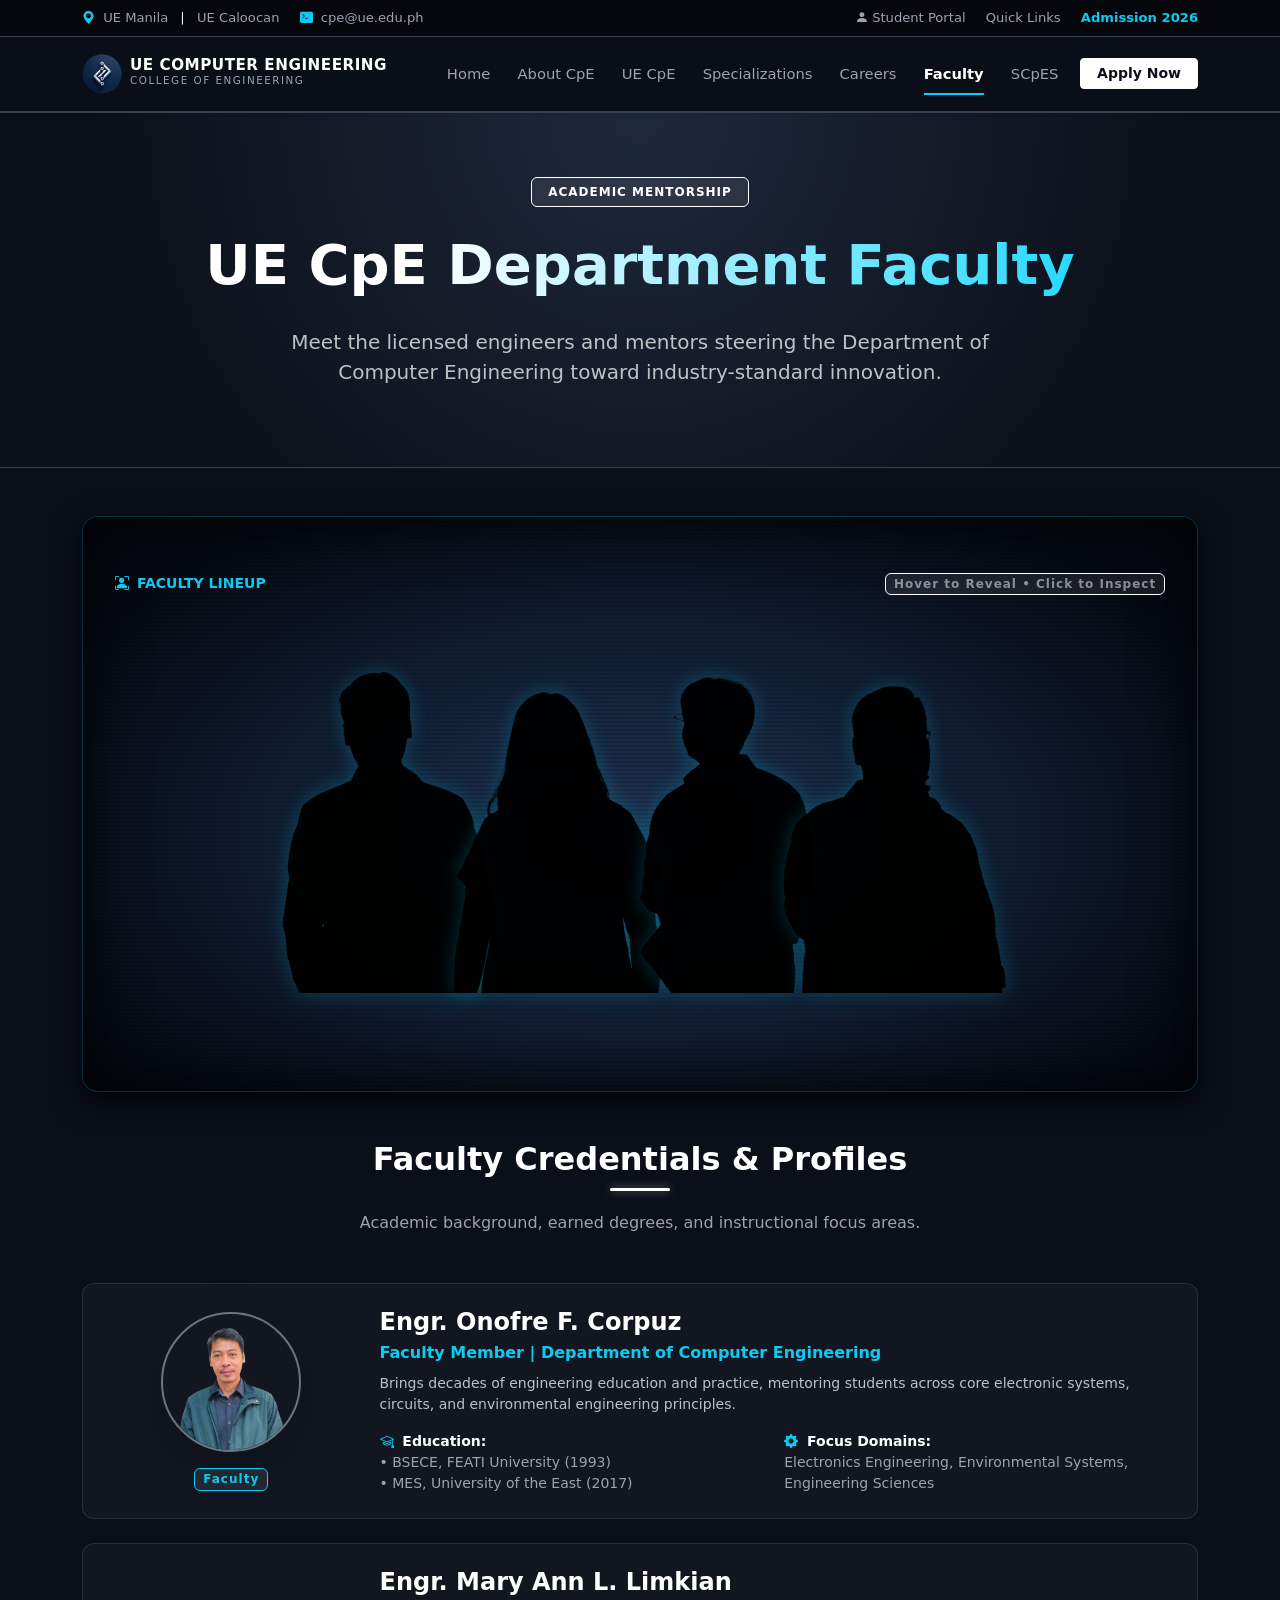
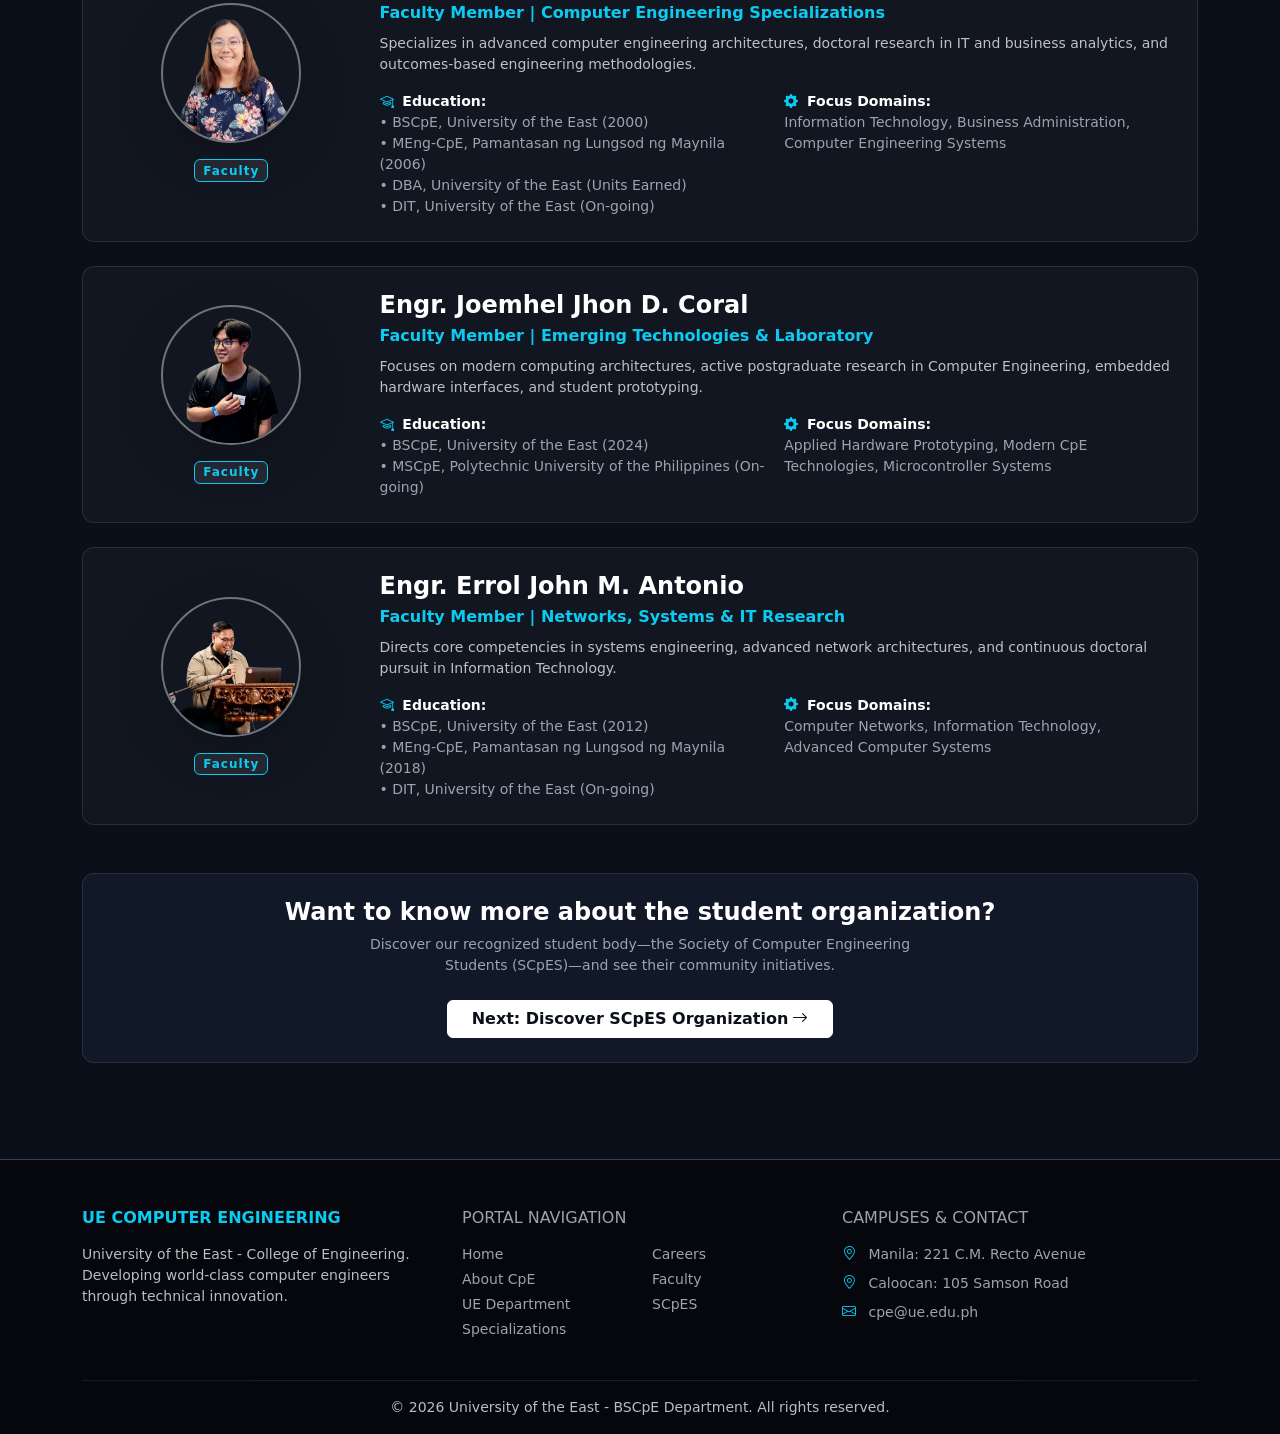
<file: faculty.html>
<!DOCTYPE html>
<html lang="en">
<head>
    <meta charset="UTF-8">
    <meta name="viewport" content="width=device-width, initial-scale=1.0">
    <title>Faculty & Staff | UE Computer Engineering</title>

    <link href="https://cdn.jsdelivr.net/npm/bootstrap@5.3.3/dist/css/bootstrap.min.css" rel="stylesheet">
    <link rel="stylesheet" href="https://cdn.jsdelivr.net/npm/bootstrap-icons@1.11.3/font/bootstrap-icons.min.css">
    <link rel="stylesheet" href="style.css">
</head>

<body>

<div class="top-bar py-2 d-none d-lg-block">
    <div class="container d-flex justify-content-between align-items-center">
        <div>
            <span><i class="bi bi-geo-alt-fill text-info me-1"></i>
                <a href="https://maps.app.goo.gl/nA2VTfojB23gJPCB9" target="_blank" rel="noopener noreferrer" class="me-2 text-decoration-none">UE Manila</a> | 
                <a href="https://maps.app.goo.gl/nYL3vggiQVSx388dA" target="_blank" rel="noopener noreferrer" class="ms-2 text-decoration-none">UE Caloocan</a>
            </span>
            <span class="ms-3"><i class="bi bi-terminal-fill text-info me-1"></i> 
                <a href="https://www.ue.edu.ph/cal/computer-engineering/" target="_blank" rel="noopener noreferrer" class="text-decoration-none">cpe@ue.edu.ph</a>
            </span>
        </div>
        <div>
            <a href="#welcomeModal" data-bs-toggle="modal" class="me-3 text-decoration-none"><i class="bi bi-person-fill me-1"></i>Student Portal</a>
            <a href="index.html#featured-sections" class="me-3 text-decoration-none">Quick Links</a>
            <a href="#applyModal" data-bs-toggle="modal" class="text-info fw-bold text-decoration-none">Admission 2026</a>
        </div>
    </div>
</div>

<nav class="navbar navbar-expand-lg navbar-dark bg-tech-nav sticky-top shadow-sm">
    <div class="container">
        <a class="navbar-brand d-flex align-items-center" href="index.html">
            <img src="assets/scpes logo.png" alt="UE Logo" onerror="this.src='https://via.placeholder.com/40x40?text=UE'">
            <div class="ms-2">
                <span class="d-block lh-1 text-white fw-bold brand-title">UE COMPUTER ENGINEERING</span>
                <small class="brand-sub">COLLEGE OF ENGINEERING</small>
            </div>
        </a>

        <button class="navbar-toggler border-0" type="button" data-bs-toggle="collapse" data-bs-target="#mainNavbar" aria-controls="mainNavbar" aria-expanded="false" aria-label="Toggle navigation">
            <span class="navbar-toggler-icon"></span>
        </button>

        <div class="collapse navbar-collapse" id="mainNavbar">
            <ul class="navbar-nav ms-auto mb-2 mb-lg-0 align-items-lg-center">
                <li class="nav-item"><a class="nav-link" href="index.html">Home</a></li>
                <li class="nav-item"><a class="nav-link" href="about-cpe.html">About CpE</a></li>
                <li class="nav-item"><a class="nav-link" href="cpe-ue.html">UE CpE</a></li>
                <li class="nav-item"><a class="nav-link" href="specializations.html">Specializations</a></li>
                <li class="nav-item"><a class="nav-link" href="careers.html">Careers</a></li>
                <li class="nav-item"><a class="nav-link active" aria-current="page" href="faculty.html">Faculty</a></li>
                <li class="nav-item"><a class="nav-link" href="scpes.html">SCpES</a></li>
                <li class="nav-item ms-lg-2">
                    <a class="btn btn-tech-primary btn-sm px-3" href="#applyModal" data-bs-toggle="modal">Apply Now</a>
                </li>
            </ul>
        </div>
    </div>
</nav>

<header class="hero-banner py-5">
    <div class="container text-center py-3">
        <span class="badge hero-badge px-3 py-2 text-uppercase mb-3">Academic Mentorship</span>
        <h1 class="display-4 fw-bold mb-3 text-gradient-blue pb-1 lh-base">UE CpE Department Faculty</h1>
        <p class="lead mx-auto text-light opacity-75" style="max-width: 760px;">
            Meet the licensed engineers and mentors steering the Department of Computer Engineering toward industry-standard innovation.
        </p>
    </div>
</header>

<main class="py-5">
    <div class="container">

        <div class="faculty-stage-wrapper mb-5 text-center">
            <div class="d-flex justify-content-between align-items-center mb-4 px-3 position-relative" style="z-index: 3;">
                <span class="text-uppercase fw-bold small text-info">
                    <i class="bi bi-person-bounding-box me-2"></i>Faculty Lineup
                </span>
                <span class="badge hero-badge text-white-50">Hover to Reveal • Click to Inspect</span>
            </div>

            <div class="faculty-lineup-track">
                <a href="#prof-corpuz" class="faculty-card" title="Inspect Engr. Corpuz">
                    <img src="assets/corpuz.png" class="faculty-img" alt="Engr. Onofre F. Corpuz" onerror="this.src='https://via.placeholder.com/260x400?text=Engr.+Corpuz'">
                    <span class="faculty-tag"><i class="bi bi-cpu text-info me-1"></i>Engr. Corpuz</span>
                </a>

                <a href="#prof-limkian" class="faculty-card" title="Inspect Engr. Limkian">
                    <img src="assets/limkian.png" class="faculty-img" alt="Engr. Mary Ann L. Limkian" onerror="this.src='https://via.placeholder.com/260x400?text=Engr.+Limkian'">
                    <span class="faculty-tag"><i class="bi bi-diagram-3 text-info me-1"></i>Engr. Limkian</span>
                </a>

                <a href="#prof-coral" class="faculty-card" title="Inspect Engr. Coral">
                    <img src="assets/coral.png" class="faculty-img" alt="Engr. Joemhel Jhon D. Coral" onerror="this.src='https://via.placeholder.com/260x400?text=Engr.+Coral'">
                    <span class="faculty-tag"><i class="bi bi-code-slash text-info me-1"></i>Engr. Coral</span>
                </a>

                <a href="#prof-antonio" class="faculty-card" title="Inspect Engr. Antonio">
                    <img src="assets/ejm.png" class="faculty-img" alt="Engr. Errol John M. Antonio" onerror="this.src='https://via.placeholder.com/260x400?text=Engr.+Antonio'">
                    <span class="faculty-tag"><i class="bi bi-robot text-info me-1"></i>Engr. Antonio</span>
                </a>
            </div>
        </div>

        <div class="text-center mb-5">
            <h2 class="section-header">Faculty Credentials & Profiles</h2>
            <div class="section-divider mx-auto"></div>
            <p style="color: var(--text-muted);">Academic background, earned degrees, and instructional focus areas.</p>
        </div>

        <div class="d-flex flex-column gap-4">

            <!-- 1. Onofre F. Corpuz -->
            <div id="prof-corpuz" class="tech-card p-4 faculty-profile-target">
                <div class="row align-items-center g-4">
                    <div class="col-lg-3 col-md-4 text-center">
                        <div class="d-flex flex-column align-items-center justify-content-center">
                            <img src="assets/corpuzdp.png" class="rounded-circle border border-2 border-secondary shadow-lg d-block" style="width: 140px; height: 140px; object-fit: cover;" alt="Engr. Onofre F. Corpuz" onerror="this.src='https://via.placeholder.com/140x140?text=Engr.+Corpuz'">
                            <span class="badge hero-badge text-info border-info mt-3">Faculty</span>
                        </div>
                    </div>
                    <div class="col-lg-9 col-md-8">
                        <h4 class="text-white fw-bold mb-1">Engr. Onofre F. Corpuz</h4>
                        <p class="text-info fw-semibold mb-2">Faculty Member | Department of Computer Engineering</p>
                        <p class="small text-light opacity-75 mb-3">
                            Brings decades of engineering education and practice, mentoring students across core electronic systems, circuits, and environmental engineering principles.
                        </p>
                        <div class="row g-3 small">
                            <div class="col-md-6">
                                <span class="text-white fw-semibold d-block"><i class="bi bi-mortarboard me-1 text-info"></i> Education:</span>
                                <span style="color: var(--text-muted);">
                                    • BSECE, FEATI University (1993)<br>
                                    • MES, University of the East (2017)
                                </span>
                            </div>
                            <div class="col-md-6">
                                <span class="text-white fw-semibold d-block"><i class="bi bi-gear-fill me-1 text-info"></i> Focus Domains:</span>
                                <span style="color: var(--text-muted);">Electronics Engineering, Environmental Systems, Engineering Sciences</span>
                            </div>
                        </div>
                    </div>
                </div>
            </div>

            <!-- 2. Mary Ann L. Limkian -->
            <div id="prof-limkian" class="tech-card p-4 faculty-profile-target">
                <div class="row align-items-center g-4">
                    <div class="col-lg-3 col-md-4 text-center">
                        <div class="d-flex flex-column align-items-center justify-content-center">
                            <img src="assets/limkiandp.png" class="rounded-circle border border-2 border-secondary shadow-lg d-block" style="width: 140px; height: 140px; object-fit: cover;" alt="Engr. Mary Ann L. Limkian" onerror="this.src='https://via.placeholder.com/140x140?text=Engr.+Limkian'">
                            <span class="badge hero-badge text-info border-info mt-3">Faculty</span>
                        </div>
                    </div>
                    <div class="col-lg-9 col-md-8">
                        <h4 class="text-white fw-bold mb-1">Engr. Mary Ann L. Limkian</h4>
                        <p class="text-info fw-semibold mb-2">Faculty Member | Computer Engineering Specializations</p>
                        <p class="small text-light opacity-75 mb-3">
                            Specializes in advanced computer engineering architectures, doctoral research in IT and business analytics, and outcomes-based engineering methodologies.
                        </p>
                        <div class="row g-3 small">
                            <div class="col-md-6">
                                <span class="text-white fw-semibold d-block"><i class="bi bi-mortarboard me-1 text-info"></i> Education:</span>
                                <span style="color: var(--text-muted);">
                                    • BSCpE, University of the East (2000)<br>
                                    • MEng-CpE, Pamantasan ng Lungsod ng Maynila (2006)<br>
                                    • DBA, University of the East (Units Earned)<br>
                                    • DIT, University of the East (On-going)
                                </span>
                            </div>
                            <div class="col-md-6">
                                <span class="text-white fw-semibold d-block"><i class="bi bi-gear-fill me-1 text-info"></i> Focus Domains:</span>
                                <span style="color: var(--text-muted);">Information Technology, Business Administration, Computer Engineering Systems</span>
                            </div>
                        </div>
                    </div>
                </div>
            </div>

            <!-- 3. Joemhel Jhon D. Coral -->
            <div id="prof-coral" class="tech-card p-4 faculty-profile-target">
                <div class="row align-items-center g-4">
                    <div class="col-lg-3 col-md-4 text-center">
                        <div class="d-flex flex-column align-items-center justify-content-center">
                            <img src="assets/coraldp.png" class="rounded-circle border border-2 border-secondary shadow-lg d-block" style="width: 140px; height: 140px; object-fit: cover;" alt="Engr. Joemhel Jhon D. Coral" onerror="this.src='https://via.placeholder.com/140x140?text=Engr.+Coral'">
                            <span class="badge hero-badge text-info border-info mt-3">Faculty</span>
                        </div>
                    </div>
                    <div class="col-lg-9 col-md-8">
                        <h4 class="text-white fw-bold mb-1">Engr. Joemhel Jhon D. Coral</h4>
                        <p class="text-info fw-semibold mb-2">Faculty Member | Emerging Technologies & Laboratory</p>
                        <p class="small text-light opacity-75 mb-3">
                            Focuses on modern computing architectures, active postgraduate research in Computer Engineering, embedded hardware interfaces, and student prototyping.
                        </p>
                        <div class="row g-3 small">
                            <div class="col-md-6">
                                <span class="text-white fw-semibold d-block"><i class="bi bi-mortarboard me-1 text-info"></i> Education:</span>
                                <span style="color: var(--text-muted);">
                                    • BSCpE, University of the East (2024)<br>
                                    • MSCpE, Polytechnic University of the Philippines (On-going)
                                </span>
                            </div>
                            <div class="col-md-6">
                                <span class="text-white fw-semibold d-block"><i class="bi bi-gear-fill me-1 text-info"></i> Focus Domains:</span>
                                <span style="color: var(--text-muted);">Applied Hardware Prototyping, Modern CpE Technologies, Microcontroller Systems</span>
                            </div>
                        </div>
                    </div>
                </div>
            </div>

            <!-- 4. Errol John M. Antonio -->
            <div id="prof-antonio" class="tech-card p-4 faculty-profile-target">
                <div class="row align-items-center g-4">
                    <div class="col-lg-3 col-md-4 text-center">
                        <div class="d-flex flex-column align-items-center justify-content-center">
                            <img src="assets/ejdp.png" class="rounded-circle border border-2 border-secondary shadow-lg d-block" style="width: 140px; height: 140px; object-fit: cover;" alt="Engr. Errol John M. Antonio" onerror="this.src='https://via.placeholder.com/140x140?text=Engr.+Antonio'">
                            <span class="badge hero-badge text-info border-info mt-3">Faculty</span>
                        </div>
                    </div>
                    <div class="col-lg-9 col-md-8">
                        <h4 class="text-white fw-bold mb-1">Engr. Errol John M. Antonio</h4>
                        <p class="text-info fw-semibold mb-2">Faculty Member | Networks, Systems & IT Research</p>
                        <p class="small text-light opacity-75 mb-3">
                            Directs core competencies in systems engineering, advanced network architectures, and continuous doctoral pursuit in Information Technology.
                        </p>
                        <div class="row g-3 small">
                            <div class="col-md-6">
                                <span class="text-white fw-semibold d-block"><i class="bi bi-mortarboard me-1 text-info"></i> Education:</span>
                                <span style="color: var(--text-muted);">
                                    • BSCpE, University of the East (2012)<br>
                                    • MEng-CpE, Pamantasan ng Lungsod ng Maynila (2018)<br>
                                    • DIT, University of the East (On-going)
                                </span>
                            </div>
                            <div class="col-md-6">
                                <span class="text-white fw-semibold d-block"><i class="bi bi-gear-fill me-1 text-info"></i> Focus Domains:</span>
                                <span style="color: var(--text-muted);">Computer Networks, Information Technology, Advanced Computer Systems</span>
                            </div>
                        </div>
                    </div>
                </div>
            </div>

        </div>

        <div class="tech-card p-4 text-center my-5 bg-tech-surface">
            <h4 class="text-white fw-bold mb-2">Want to know more about the student organization?</h4>
            <p class="small mx-auto mb-4" style="color: var(--text-muted); max-width: 600px;">
                Discover our recognized student body—the Society of Computer Engineering Students (SCpES)—and see their community initiatives.
            </p>
            <a href="scpes.html" class="btn btn-tech-primary px-4">
                Next: Discover SCpES Organization <i class="bi bi-arrow-right ms-1"></i>
            </a>
        </div>

    </div>
</main>

<div class="modal fade" id="welcomeModal" tabindex="-1" aria-hidden="true">
    <div class="modal-dialog modal-dialog-centered">
        <div class="modal-content">
            <div class="modal-header">
                <h5 class="modal-title text-white"><i class="bi bi-cpu-fill text-info me-2"></i>Welcome to UE CpE</h5>
                <button type="button" class="btn-close btn-close-white" data-bs-dismiss="modal" aria-label="Close"></button>
            </div>
            <div class="modal-body">
                <p>Welcome to the official <strong>UE Computer Engineering</strong> web platform.</p>
                <p class="small text-light opacity-75 mb-0">Access outcome-based curricula, laboratory facilities, and project demonstrations.</p>
            </div>
            <div class="modal-footer">
                <button type="button" class="btn btn-secondary btn-sm" data-bs-dismiss="modal">Close</button>
            </div>
        </div>
    </div>
</div>

<div class="modal fade" id="applyModal" tabindex="-1" aria-hidden="true">
    <div class="modal-dialog modal-dialog-centered">
        <div class="modal-content">
            <div class="modal-header">
                <h5 class="modal-title text-white"><i class="bi bi-check2-circle text-info me-2"></i>Apply for UE CpE</h5>
                <button type="button" class="btn-close btn-close-white" data-bs-dismiss="modal" aria-label="Close"></button>
            </div>
            <div class="modal-body">
                <p class="fw-bold mb-1">Admissions are Open for AY 2026-2027!</p>
                <p class="small text-light opacity-75">Incoming freshmen and transferees can apply online through the UE Admissions Portal.</p>
            </div>
            <div class="modal-footer">
                <button type="button" class="btn btn-secondary btn-sm" data-bs-dismiss="modal">Cancel</button>
                <a href="https://www.ue.edu.ph" target="_blank" class="btn btn-tech-primary btn-sm">Proceed to Portal</a>
            </div>
        </div>
    </div>
</div>

<footer class="pt-5 pb-3">
    <div class="container">
        <div class="row g-4 mb-4">
            <div class="col-md-4">
                <h6 class="text-uppercase mb-3 text-info fw-bold">UE Computer Engineering</h6>
                <p class="small text-light opacity-75">
                    University of the East - College of Engineering.<br>
                    Developing world-class computer engineers through technical innovation.
                </p>
            </div>
            <div class="col-md-4">
                <h6 class="text-uppercase mb-3">Portal Navigation</h6>
                <div class="row small">
                    <div class="col-6">
                        <ul class="list-unstyled">
                            <li class="mb-1"><a href="index.html">Home</a></li>
                            <li class="mb-1"><a href="about-cpe.html">About CpE</a></li>
                            <li class="mb-1"><a href="cpe-ue.html">UE Department</a></li>
                            <li class="mb-1"><a href="specializations.html">Specializations</a></li>
                        </ul>
                    </div>
                    <div class="col-6">
                        <ul class="list-unstyled">
                            <li class="mb-1"><a href="careers.html">Careers</a></li>
                            <li class="mb-1"><a href="faculty.html">Faculty</a></li>
                            <li class="mb-1"><a href="scpes.html">SCpES</a></li>
                        </ul>
                    </div>
                </div>
            </div>
            <div class="col-md-4">
                <h6 class="text-uppercase mb-3">Campuses & Contact</h6>
                <p class="small mb-2">
                    <i class="bi bi-geo-alt me-2 text-info"></i>
                    <a href="https://maps.app.goo.gl/nA2VTfojB23gJPCB9" target="_blank" rel="noopener noreferrer" class="text-decoration-none">
                        Manila: 221 C.M. Recto Avenue
                    </a>
                </p>
                <p class="small mb-2">
                    <i class="bi bi-geo-alt me-2 text-info"></i>
                    <a href="https://maps.app.goo.gl/nYL3vggiQVSx388dA" target="_blank" rel="noopener noreferrer" class="text-decoration-none">
                        Caloocan: 105 Samson Road
                    </a>
                </p>
                <p class="small mb-0">
                    <i class="bi bi-envelope me-2 text-info"></i>
                    <a href="https://www.ue.edu.ph/cal/computer-engineering/" target="_blank" rel="noopener noreferrer" class="text-decoration-none">cpe@ue.edu.ph</a>
                </p>
            </div>
        </div>
        <div class="text-center pt-3 border-top border-dark small text-light opacity-75">
            <p class="mb-0">© 2026 University of the East - BSCpE Department. All rights reserved.</p>
        </div>
    </div>
</footer>

<script src="https://cdn.jsdelivr.net/npm/bootstrap@5.3.3/dist/js/bootstrap.bundle.min.js"></script>
<script src="script.js"></script>
</body>
</html>
</file>
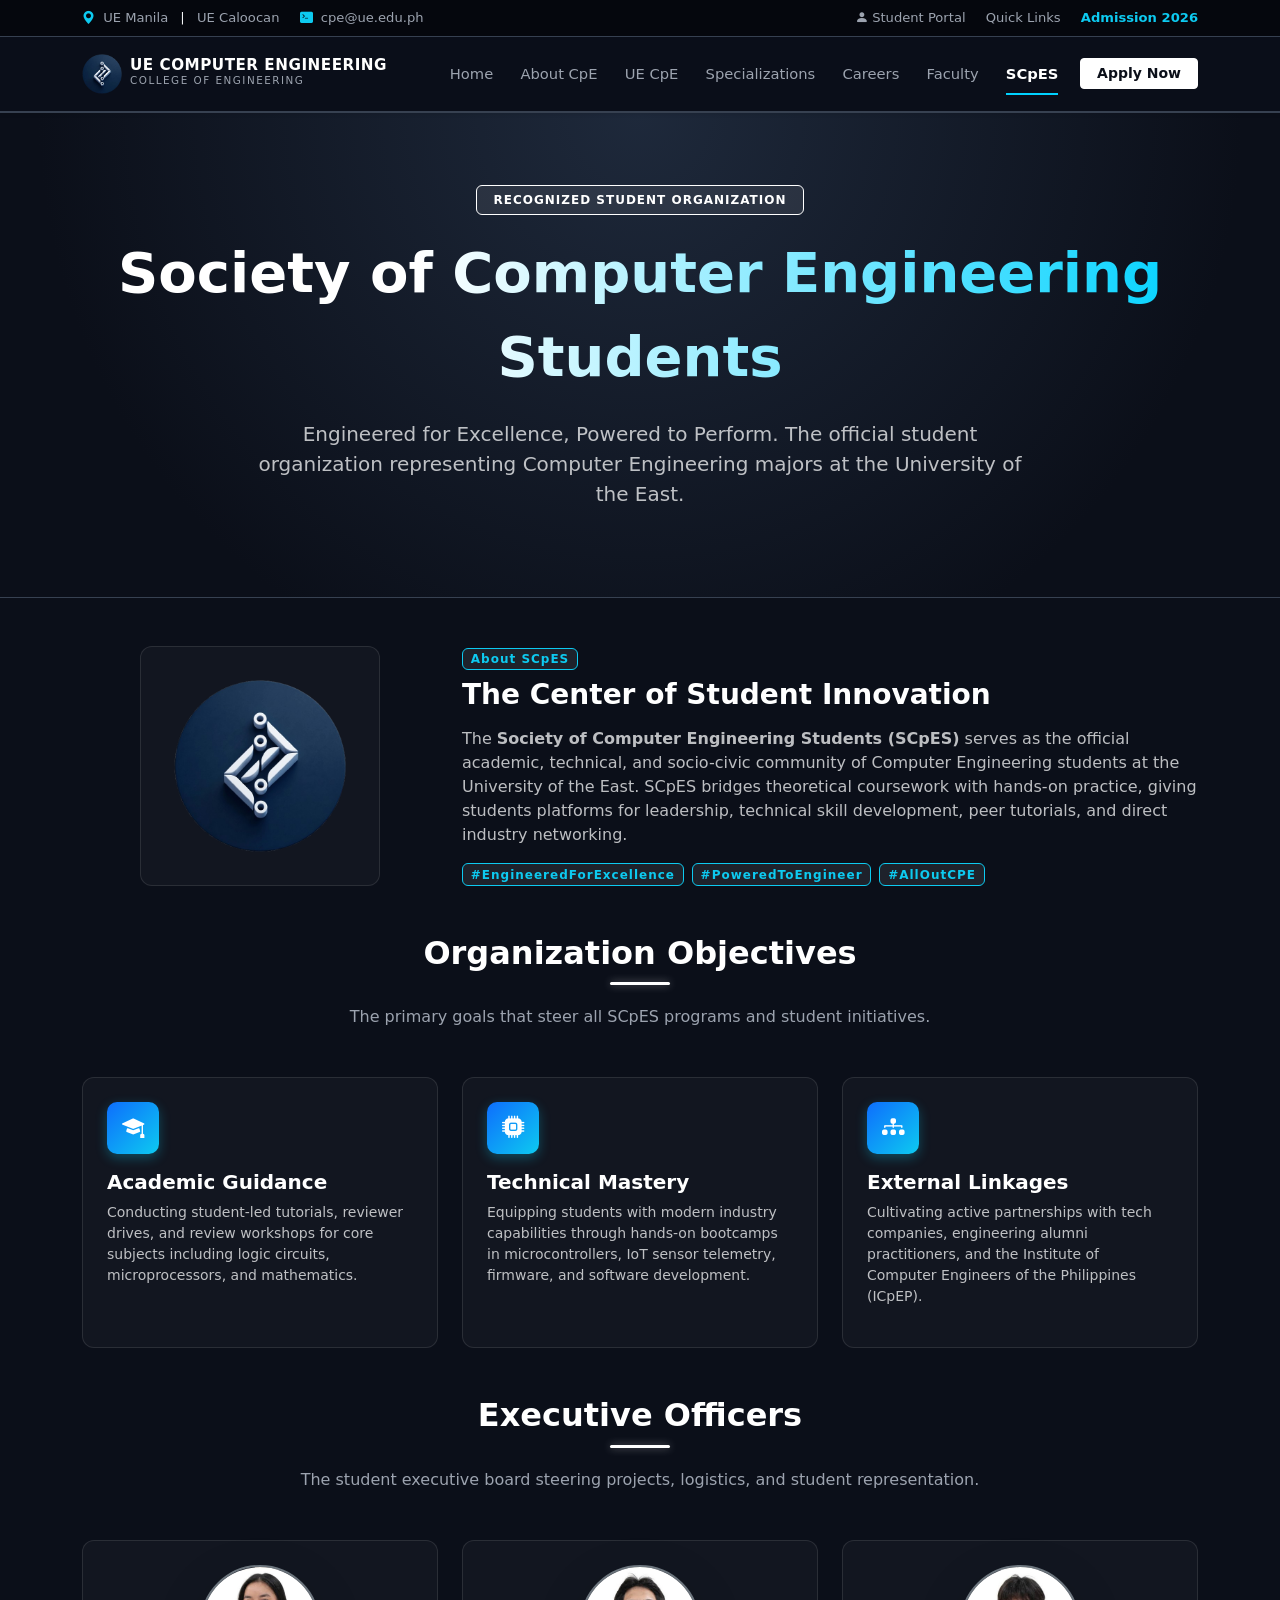
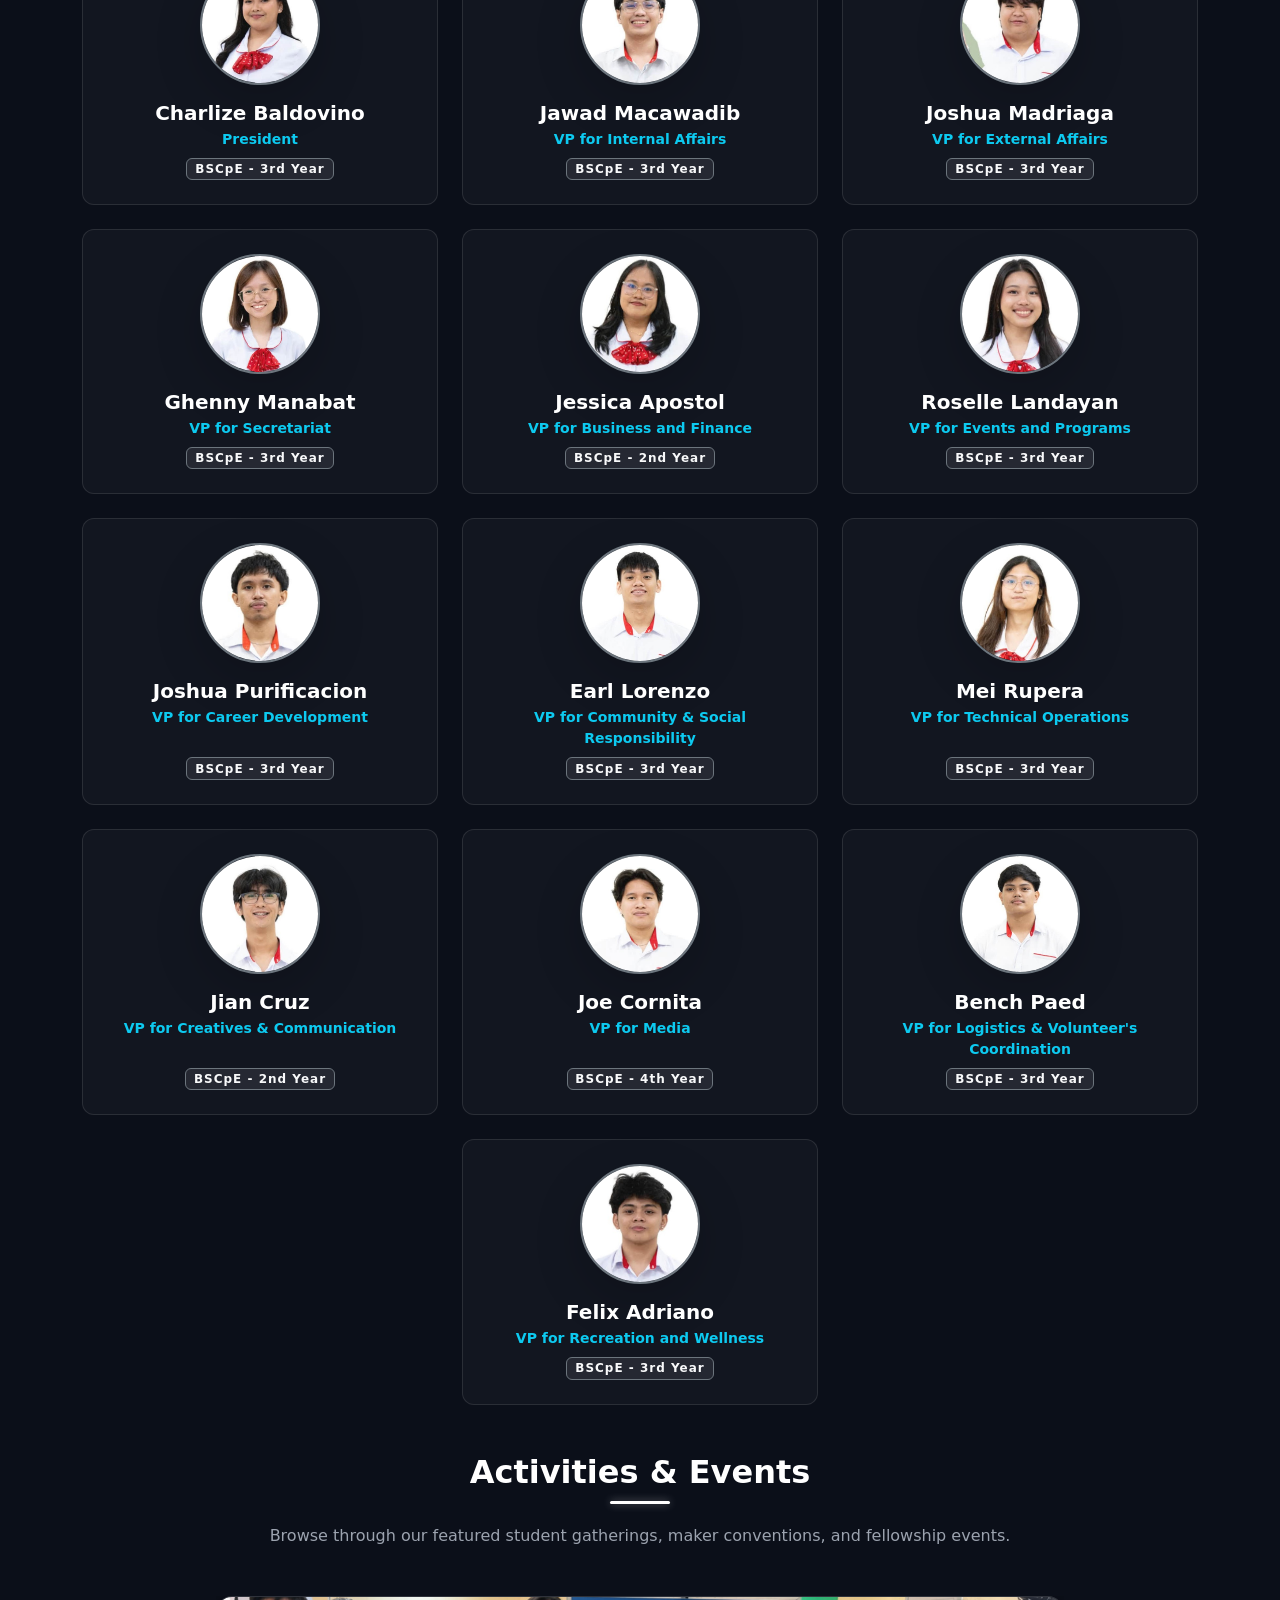
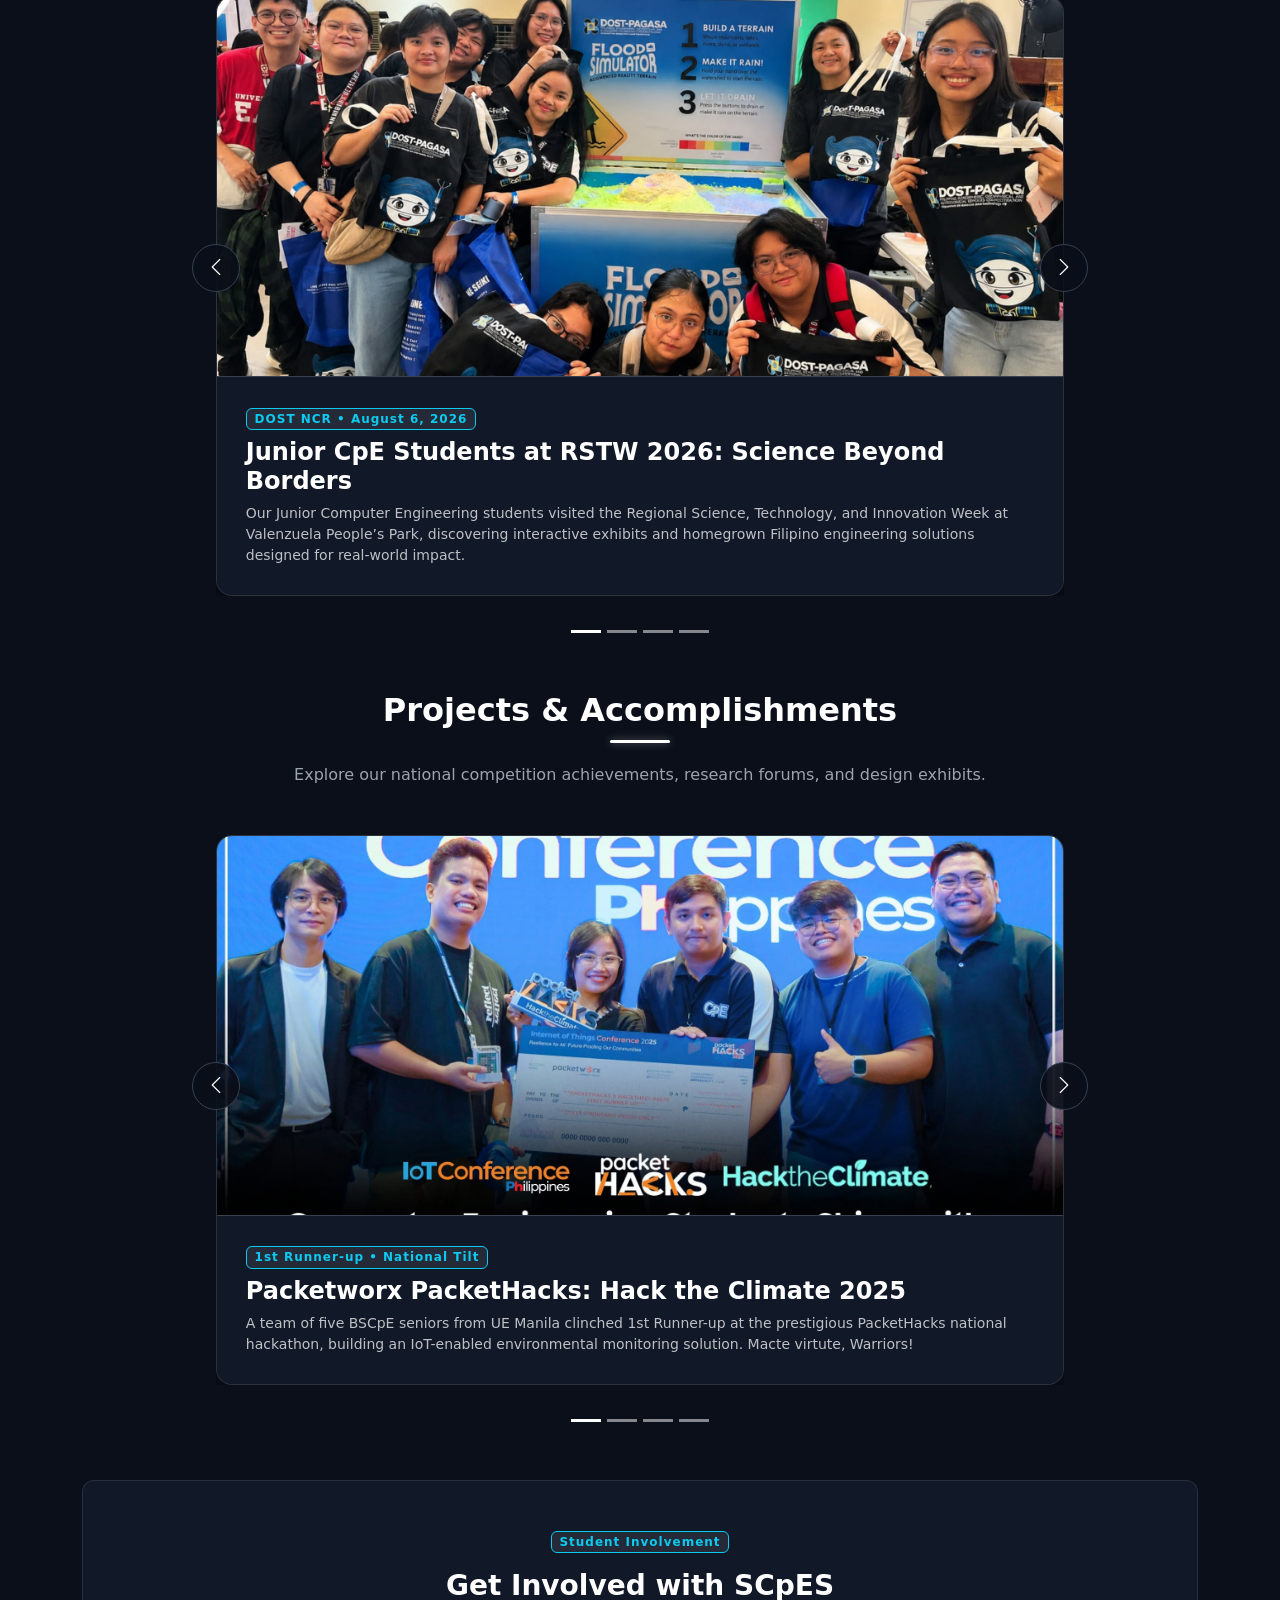
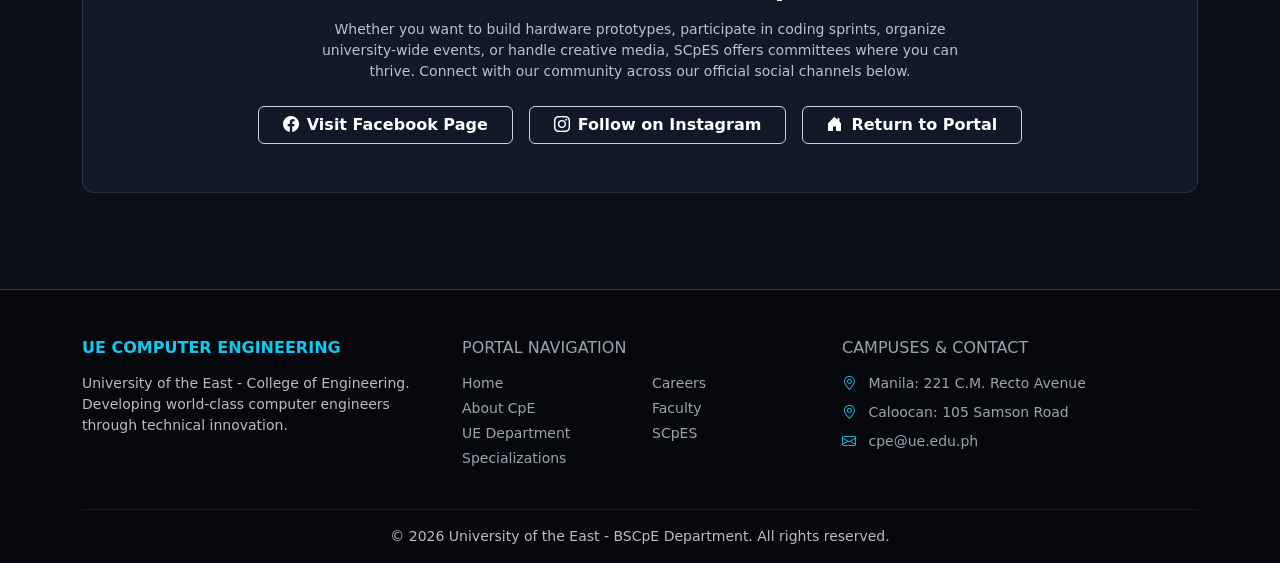
<file: scpes.html>
<!DOCTYPE html>
<html lang="en">
<head>
    <meta charset="UTF-8">
    <meta name="viewport" content="width=device-width, initial-scale=1.0">
    <title>SCpES | UE Computer Engineering</title>

    <link href="https://cdn.jsdelivr.net/npm/bootstrap@5.3.3/dist/css/bootstrap.min.css" rel="stylesheet">
    <link rel="stylesheet" href="https://cdn.jsdelivr.net/npm/bootstrap-icons@1.11.3/font/bootstrap-icons.min.css">
    <link rel="stylesheet" href="style.css">
</head>

<body>

<div class="top-bar py-2 d-none d-lg-block">
    <div class="container d-flex justify-content-between align-items-center">
        <div>
            <span><i class="bi bi-geo-alt-fill text-info me-1"></i>
                <a href="https://maps.app.goo.gl/nA2VTfojB23gJPCB9" target="_blank" rel="noopener noreferrer" class="me-2 text-decoration-none">UE Manila</a> | 
                <a href="https://maps.app.goo.gl/nYL3vggiQVSx388dA" target="_blank" rel="noopener noreferrer" class="ms-2 text-decoration-none">UE Caloocan</a>
            </span>
            <span class="ms-3"><i class="bi bi-terminal-fill text-info me-1"></i> 
                <a href="https://www.ue.edu.ph/cal/computer-engineering/" target="_blank" rel="noopener noreferrer" class="text-decoration-none">cpe@ue.edu.ph</a>
            </span>
        </div>
        <div>
            <a href="#welcomeModal" data-bs-toggle="modal" class="me-3 text-decoration-none"><i class="bi bi-person-fill me-1"></i>Student Portal</a>
            <a href="index.html#featured-sections" class="me-3 text-decoration-none">Quick Links</a>
            <a href="#applyModal" data-bs-toggle="modal" class="text-info fw-bold text-decoration-none">Admission 2026</a>
        </div>
    </div>
</div>

<nav class="navbar navbar-expand-lg navbar-dark bg-tech-nav sticky-top shadow-sm">
    <div class="container">
        <a class="navbar-brand d-flex align-items-center" href="index.html">
            <img src="assets/scpes logo.png" alt="UE Logo" onerror="this.src='https://via.placeholder.com/40x40?text=UE'">
            <div class="ms-2">
                <span class="d-block lh-1 text-white fw-bold brand-title">UE COMPUTER ENGINEERING</span>
                <small class="brand-sub">COLLEGE OF ENGINEERING</small>
            </div>
        </a>

        <button class="navbar-toggler border-0" type="button" data-bs-toggle="collapse" data-bs-target="#mainNavbar" aria-controls="mainNavbar" aria-expanded="false" aria-label="Toggle navigation">
            <span class="navbar-toggler-icon"></span>
        </button>

        <div class="collapse navbar-collapse" id="mainNavbar">
            <ul class="navbar-nav ms-auto mb-2 mb-lg-0 align-items-lg-center">
                <li class="nav-item"><a class="nav-link" href="index.html">Home</a></li>
                <li class="nav-item"><a class="nav-link" href="about-cpe.html">About CpE</a></li>
                <li class="nav-item"><a class="nav-link" href="cpe-ue.html">UE CpE</a></li>
                <li class="nav-item"><a class="nav-link" href="specializations.html">Specializations</a></li>
                <li class="nav-item"><a class="nav-link" href="careers.html">Careers</a></li>
                <li class="nav-item"><a class="nav-link" href="faculty.html">Faculty</a></li>
                <li class="nav-item"><a class="nav-link active" aria-current="page" href="scpes.html">SCpES</a></li>
                <li class="nav-item ms-lg-2">
                    <a class="btn btn-tech-primary btn-sm px-3" href="#applyModal" data-bs-toggle="modal">Apply Now</a>
                </li>
            </ul>
        </div>
    </div>
</nav>

<header class="hero-banner py-5">
    <div class="container text-center py-4">
        <span class="badge hero-badge px-3 py-2 text-uppercase mb-3">Recognized Student Organization</span>
        <h1 class="display-4 fw-bold mb-3 text-gradient-blue pb-1 lh-base">Society of Computer Engineering Students</h1>
        <p class="lead mx-auto text-light opacity-75" style="max-width: 780px;">
            Engineered for Excellence, Powered to Perform. The official student organization representing Computer Engineering majors at the University of the East.
        </p>
    </div>
</header>

<main class="py-5">
    <div class="container">

        <!-- 1. ABOUT SCPES -->
        <div class="row align-items-center g-4 mb-5">
            <div class="col-lg-4 text-center">
                <div class="tech-card p-4 d-inline-block">
                    <img src="assets/scpes logo.png" class="img-fluid p-2" style="max-height: 190px; object-fit: contain;" alt="SCpES Official Logo" onerror="this.src='https://via.placeholder.com/190x190?text=SCpES+Logo'">
                </div>
            </div>
            <div class="col-lg-8">
                <span class="badge hero-badge text-info border-info mb-2">About SCpES</span>
                <h3 class="text-white fw-bold mb-3">The Center of Student Innovation</h3>
                <p class="text-light opacity-75 mb-3">
                    The <strong>Society of Computer Engineering Students (SCpES)</strong> serves as the official academic, technical, and socio-civic community of Computer Engineering students at the University of the East. SCpES bridges theoretical coursework with hands-on practice, giving students platforms for leadership, technical skill development, peer tutorials, and direct industry networking.
                </p>
                <div class="d-flex flex-wrap gap-2">
                    <span class="badge hero-badge text-info border-info">#EngineeredForExcellence</span>
                    <span class="badge hero-badge text-info border-info">#PoweredToEngineer</span>
                    <span class="badge hero-badge text-info border-info">#AllOutCPE</span>
                </div>
            </div>
        </div>

        <!-- 2. ORGANIZATION OBJECTIVES -->
        <div class="text-center mb-5">
            <h2 class="section-header">Organization Objectives</h2>
            <div class="section-divider mx-auto"></div>
            <p style="color: var(--text-muted);">The primary goals that steer all SCpES programs and student initiatives.</p>
        </div>

        <div class="row g-4 mb-5">
            <div class="col-md-4">
                <div class="tech-card p-4 h-100 d-flex flex-column">
                    <div class="highlight-icon-box mb-3"><i class="bi bi-mortarboard-fill"></i></div>
                    <h5 class="text-white fw-bold mb-2">Academic Guidance</h5>
                    <p class="small text-light opacity-75 flex-grow-1">
                        Conducting student-led tutorials, reviewer drives, and review workshops for core subjects including logic circuits, microprocessors, and mathematics.
                    </p>
                </div>
            </div>
            <div class="col-md-4">
                <div class="tech-card p-4 h-100 d-flex flex-column">
                    <div class="highlight-icon-box mb-3"><i class="bi bi-cpu-fill"></i></div>
                    <h5 class="text-white fw-bold mb-2">Technical Mastery</h5>
                    <p class="small text-light opacity-75 flex-grow-1">
                        Equipping students with modern industry capabilities through hands-on bootcamps in microcontrollers, IoT sensor telemetry, firmware, and software development.
                    </p>
                </div>
            </div>
            <div class="col-md-4">
                <div class="tech-card p-4 h-100 d-flex flex-column">
                    <div class="highlight-icon-box mb-3"><i class="bi bi-diagram-3-fill"></i></div>
                    <h5 class="text-white fw-bold mb-2">External Linkages</h5>
                    <p class="small text-light opacity-75 flex-grow-1">
                        Cultivating active partnerships with tech companies, engineering alumni practitioners, and the Institute of Computer Engineers of the Philippines (ICpEP).
                    </p>
                </div>
            </div>
        </div>

        <!-- 3. EXECUTIVE OFFICERS (13 Officers, 3 per row + 13th centered) -->
        <div class="text-center mb-5">
            <h2 class="section-header">Executive Officers</h2>
            <div class="section-divider mx-auto"></div>
            <p style="color: var(--text-muted);">The student executive board steering projects, logistics, and student representation.</p>
        </div>

        <div class="row g-4 mb-5 justify-content-center">

            <!-- 1. President: Charlize Baldovino -->
            <div class="col-lg-4 col-md-6">
                <div class="tech-card p-4 h-100 text-center d-flex flex-column align-items-center">
                    <img src="assets/charlize.jpg" class="rounded-circle border border-2 border-secondary shadow-lg mb-3" style="width: 120px; height: 120px; object-fit: cover;" alt="Charlize Baldovino" onerror="this.src='https://via.placeholder.com/120x120?text=Charlize'">
                    <h5 class="text-white fw-bold mb-1">Charlize Baldovino</h5>
                    <p class="text-info fw-semibold small mb-2">President</p>
                    <span class="badge hero-badge text-light border-secondary mt-auto">BSCpE - 3rd Year</span>
                </div>
            </div>

            <!-- 2. VP for Internal Affairs: Jawad Macawadib -->
            <div class="col-lg-4 col-md-6">
                <div class="tech-card p-4 h-100 text-center d-flex flex-column align-items-center">
                    <img src="assets/jawad.jpg" class="rounded-circle border border-2 border-secondary shadow-lg mb-3" style="width: 120px; height: 120px; object-fit: cover;" alt="Jawad Macawadib" onerror="this.src='https://via.placeholder.com/120x120?text=Jawad'">
                    <h5 class="text-white fw-bold mb-1">Jawad Macawadib</h5>
                    <p class="text-info fw-semibold small mb-2">VP for Internal Affairs</p>
                    <span class="badge hero-badge text-light border-secondary mt-auto">BSCpE - 3rd Year</span>
                </div>
            </div>

            <!-- 3. VP for External Affairs: Joshua Madriaga -->
            <div class="col-lg-4 col-md-6">
                <div class="tech-card p-4 h-100 text-center d-flex flex-column align-items-center">
                    <img src="assets/joshua.jpg" class="rounded-circle border border-2 border-secondary shadow-lg mb-3" style="width: 120px; height: 120px; object-fit: cover;" alt="Joshua Madriaga" onerror="this.src='https://via.placeholder.com/120x120?text=Joshua'">
                    <h5 class="text-white fw-bold mb-1">Joshua Madriaga</h5>
                    <p class="text-info fw-semibold small mb-2">VP for External Affairs</p>
                    <span class="badge hero-badge text-light border-secondary mt-auto">BSCpE - 3rd Year</span>
                </div>
            </div>

            <!-- 4. VP for Secretariat: Ghenny Manabat -->
            <div class="col-lg-4 col-md-6">
                <div class="tech-card p-4 h-100 text-center d-flex flex-column align-items-center">
                    <img src="assets/ghenny.jpg" class="rounded-circle border border-2 border-secondary shadow-lg mb-3" style="width: 120px; height: 120px; object-fit: cover;" alt="Ghenny Manabat" onerror="this.src='https://via.placeholder.com/120x120?text=Ghenny'">
                    <h5 class="text-white fw-bold mb-1">Ghenny Manabat</h5>
                    <p class="text-info fw-semibold small mb-2">VP for Secretariat</p>
                    <span class="badge hero-badge text-light border-secondary mt-auto">BSCpE - 3rd Year</span>
                </div>
            </div>

            <!-- 5. VP for Business and Finance: Jessica Apostol -->
            <div class="col-lg-4 col-md-6">
                <div class="tech-card p-4 h-100 text-center d-flex flex-column align-items-center">
                    <img src="assets/jessica.jpg" class="rounded-circle border border-2 border-secondary shadow-lg mb-3" style="width: 120px; height: 120px; object-fit: cover;" alt="Jessica Apostol" onerror="this.src='https://via.placeholder.com/120x120?text=Jessica'">
                    <h5 class="text-white fw-bold mb-1">Jessica Apostol</h5>
                    <p class="text-info fw-semibold small mb-2">VP for Business and Finance</p>
                    <span class="badge hero-badge text-light border-secondary mt-auto">BSCpE - 2nd Year</span>
                </div>
            </div>

            <!-- 6. VP for Events and Programs: Roselle Landayan -->
            <div class="col-lg-4 col-md-6">
                <div class="tech-card p-4 h-100 text-center d-flex flex-column align-items-center">
                    <img src="assets/roselle.jpg" class="rounded-circle border border-2 border-secondary shadow-lg mb-3" style="width: 120px; height: 120px; object-fit: cover;" alt="Roselle Landayan" onerror="this.src='https://via.placeholder.com/120x120?text=Roselle'">
                    <h5 class="text-white fw-bold mb-1">Roselle Landayan</h5>
                    <p class="text-info fw-semibold small mb-2">VP for Events and Programs</p>
                    <span class="badge hero-badge text-light border-secondary mt-auto">BSCpE - 3rd Year</span>
                </div>
            </div>

            <!-- 7. VP for Career Development: Joshua Purificacion -->
            <div class="col-lg-4 col-md-6">
                <div class="tech-card p-4 h-100 text-center d-flex flex-column align-items-center">
                    <img src="assets/joshuapuri.jpg" class="rounded-circle border border-2 border-secondary shadow-lg mb-3" style="width: 120px; height: 120px; object-fit: cover;" alt="Joshua Purificacion" onerror="this.src='https://via.placeholder.com/120x120?text=Joshua+P'">
                    <h5 class="text-white fw-bold mb-1">Joshua Purificacion</h5>
                    <p class="text-info fw-semibold small mb-2">VP for Career Development</p>
                    <span class="badge hero-badge text-light border-secondary mt-auto">BSCpE - 3rd Year</span>
                </div>
            </div>

            <!-- 8. VP for Community & Social Responsibility: Earl Lorenzo -->
            <div class="col-lg-4 col-md-6">
                <div class="tech-card p-4 h-100 text-center d-flex flex-column align-items-center">
                    <img src="assets/earl.jpg" class="rounded-circle border border-2 border-secondary shadow-lg mb-3" style="width: 120px; height: 120px; object-fit: cover;" alt="Earl Lorenzo" onerror="this.src='https://via.placeholder.com/120x120?text=Earl'">
                    <h5 class="text-white fw-bold mb-1">Earl Lorenzo</h5>
                    <p class="text-info fw-semibold small mb-2">VP for Community & Social Responsibility</p>
                    <span class="badge hero-badge text-light border-secondary mt-auto">BSCpE - 3rd Year</span>
                </div>
            </div>

            <!-- 9. VP for Technical Operations: Mei Rupera -->
            <div class="col-lg-4 col-md-6">
                <div class="tech-card p-4 h-100 text-center d-flex flex-column align-items-center">
                    <img src="assets/mei.jpg" class="rounded-circle border border-2 border-secondary shadow-lg mb-3" style="width: 120px; height: 120px; object-fit: cover;" alt="Mei Rupera" onerror="this.src='https://via.placeholder.com/120x120?text=Mei'">
                    <h5 class="text-white fw-bold mb-1">Mei Rupera</h5>
                    <p class="text-info fw-semibold small mb-2">VP for Technical Operations</p>
                    <span class="badge hero-badge text-light border-secondary mt-auto">BSCpE - 3rd Year</span>
                </div>
            </div>

            <!-- 10. VP for Creatives & Communication: Jian Cruz -->
            <div class="col-lg-4 col-md-6">
                <div class="tech-card p-4 h-100 text-center d-flex flex-column align-items-center">
                    <img src="assets/jian.jpg" class="rounded-circle border border-2 border-secondary shadow-lg mb-3" style="width: 120px; height: 120px; object-fit: cover;" alt="Jian Cruz" onerror="this.src='https://via.placeholder.com/120x120?text=Jian'">
                    <h5 class="text-white fw-bold mb-1">Jian Cruz</h5>
                    <p class="text-info fw-semibold small mb-2">VP for Creatives & Communication</p>
                    <span class="badge hero-badge text-light border-secondary mt-auto">BSCpE - 2nd Year</span>
                </div>
            </div>

            <!-- 11. VP for Media: Joe Cornita -->
            <div class="col-lg-4 col-md-6">
                <div class="tech-card p-4 h-100 text-center d-flex flex-column align-items-center">
                    <img src="assets/joe.jpg" class="rounded-circle border border-2 border-secondary shadow-lg mb-3" style="width: 120px; height: 120px; object-fit: cover;" alt="Joe Cornita" onerror="this.src='https://via.placeholder.com/120x120?text=Joe'">
                    <h5 class="text-white fw-bold mb-1">Joe Cornita</h5>
                    <p class="text-info fw-semibold small mb-2">VP for Media</p>
                    <span class="badge hero-badge text-light border-secondary mt-auto">BSCpE - 4th Year</span>
                </div>
            </div>

            <!-- 12. VP for Logistics & Volunteer's Coordination: Bench Paed -->
            <div class="col-lg-4 col-md-6">
                <div class="tech-card p-4 h-100 text-center d-flex flex-column align-items-center">
                    <img src="assets/bench.jpg" class="rounded-circle border border-2 border-secondary shadow-lg mb-3" style="width: 120px; height: 120px; object-fit: cover;" alt="Bench Paed" onerror="this.src='https://via.placeholder.com/120x120?text=Bench'">
                    <h5 class="text-white fw-bold mb-1">Bench Paed</h5>
                    <p class="text-info fw-semibold small mb-2">VP for Logistics & Volunteer's Coordination</p>
                    <span class="badge hero-badge text-light border-secondary mt-auto">BSCpE - 3rd Year</span>
                </div>
            </div>

            <!-- 13. VP for Recreation and Wellness: Felix Adriano (Center Aligned) -->
            <div class="col-lg-4 col-md-6">
                <div class="tech-card p-4 h-100 text-center d-flex flex-column align-items-center">
                    <img src="assets/felix.jpg" class="rounded-circle border border-2 border-secondary shadow-lg mb-3" style="width: 120px; height: 120px; object-fit: cover;" alt="Felix Adriano" onerror="this.src='https://via.placeholder.com/120x120?text=Felix'">
                    <h5 class="text-white fw-bold mb-1">Felix Adriano</h5>
                    <p class="text-info fw-semibold small mb-2">VP for Recreation and Wellness</p>
                    <span class="badge hero-badge text-light border-secondary mt-auto">BSCpE - 3rd Year</span>
                </div>
            </div>

        </div>

        <!-- 4. ACTIVITIES & EVENTS (Single Feature Slide Carousel) -->
        <div class="text-center mb-5">
            <h2 class="section-header">Activities & Events</h2>
            <div class="section-divider mx-auto"></div>
            <p style="color: var(--text-muted);">Browse through our featured student gatherings, maker conventions, and fellowship events.</p>
        </div>

        <div class="single-feature-carousel-wrapper position-relative mb-5 px-3">
            <div id="activitiesCarousel" class="carousel slide" data-bs-ride="carousel" data-bs-interval="5000">

                <div class="carousel-inner">

                    <!-- Slide 1: RSTW 2026 -->
                    <div class="carousel-item active">
                        <div class="single-feature-card">
                            <img src="assets/RSTW.jpg" class="single-feature-img" alt="RSTW 2026" onerror="this.src='https://images.unsplash.com/photo-1581092160607-ee22621dd758?auto=format&fit=crop&w=1200&q=80'">
                            <div class="single-feature-body">
                                <span class="badge hero-badge text-info border-info mb-2">DOST NCR • August 6, 2026</span>
                                <h4 class="text-white fw-bold mb-2">Junior CpE Students at RSTW 2026: Science Beyond Borders</h4>
                                <p class="small text-light opacity-75 mb-0">
                                    Our Junior Computer Engineering students visited the Regional Science, Technology, and Innovation Week at Valenzuela People’s Park, discovering interactive exhibits and homegrown Filipino engineering solutions designed for real-world impact.
                                </p>
                            </div>
                        </div>
                    </div>

                    <!-- Slide 2: Kape Ka Muna -->
                    <div class="carousel-item">
                        <div class="single-feature-card">
                            <img src="assets/kape.jpg" class="single-feature-img" alt="Kape Ka Muna" onerror="this.src='https://images.unsplash.com/photo-1509042239860-f550ce710b93?auto=format&fit=crop&w=1200&q=80'">
                            <div class="single-feature-body">
                                <span class="badge hero-badge text-info border-info mb-2">Warrior Welfare • Semester Kickoff</span>
                                <h4 class="text-white fw-bold mb-2">KAPE Ka Muna! Free Coffee & Bread Treat</h4>
                                <p class="small text-light opacity-75 mb-0">
                                    Before the deadlines and quizzes take over, SCpES treated students to free hot coffee and bread on the first day of classes to bring warmth, energy, and smiles across the Red Warrior engineering community.
                                </p>
                            </div>
                        </div>
                    </div>

                    <!-- Slide 3: Arduino Day Philippines 2026 -->
                    <div class="carousel-item">
                        <div class="single-feature-card">
                            <img src="assets/arduino.jpg" class="single-feature-img" alt="Arduino Day 2026" onerror="this.src='https://images.unsplash.com/photo-1518770660439-4636190af475?auto=format&fit=crop&w=1200&q=80'">
                            <div class="single-feature-body">
                                <span class="badge hero-badge text-info border-info mb-2">Maker Assembly • March 21, 2026</span>
                                <h4 class="text-white fw-bold mb-2">Sophomores Join Arduino Day Philippines 2026</h4>
                                <p class="small text-light opacity-75 mb-0">
                                    Sophomore Computer Engineering students joined a collaborative global maker event, testing real-world hardware integrations and learning how ideas transform into purposeful solutions.
                                </p>
                            </div>
                        </div>
                    </div>

                    <!-- Slide 4: Thanksgiving Party 2025 -->
                    <div class="carousel-item">
                        <div class="single-feature-card">
                            <img src="assets/thanksgiving.jpg" class="single-feature-img" alt="Thanksgiving Party 2025" onerror="this.src='https://images.unsplash.com/photo-1511578314322-379afb476865?auto=format&fit=crop&w=1200&q=80'">
                            <div class="single-feature-body">
                                <span class="badge hero-badge text-info border-info mb-2">Year-End Gathering • December 28, 2025</span>
                                <h4 class="text-white fw-bold mb-2">Core Memory Unlocked: CpE Thanksgiving Fellowship</h4>
                                <p class="small text-light opacity-75 mb-0">
                                    A memorable year-end break bringing together students, faculty, alumni, and sponsors to celebrate shared milestones, laughter, and brotherhood beyond the classroom walls.
                                </p>
                            </div>
                        </div>
                    </div>

                </div>

                <!-- Nav Controls -->
                <button class="carousel-control-single-prev" type="button" data-bs-target="#activitiesCarousel" data-bs-slide="prev" aria-label="Previous Slide">
                    <i class="bi bi-chevron-left fs-5"></i>
                </button>
                <button class="carousel-control-single-next" type="button" data-bs-target="#activitiesCarousel" data-bs-slide="next" aria-label="Next Slide">
                    <i class="bi bi-chevron-right fs-5"></i>
                </button>

                <!-- Indicators -->
                <div class="carousel-indicators position-relative mt-4 mb-0">
                    <button type="button" data-bs-target="#activitiesCarousel" data-bs-slide-to="0" class="active" aria-current="true" aria-label="Slide 1"></button>
                    <button type="button" data-bs-target="#activitiesCarousel" data-bs-slide-to="1" aria-label="Slide 2"></button>
                    <button type="button" data-bs-target="#activitiesCarousel" data-bs-slide-to="2" aria-label="Slide 3"></button>
                    <button type="button" data-bs-target="#activitiesCarousel" data-bs-slide-to="3" aria-label="Slide 4"></button>
                </div>

            </div>
        </div>

        <!-- 5. PROJECTS & ACCOMPLISHMENTS (Single Feature Slide Carousel) -->
        <div class="text-center mb-5">
            <h2 class="section-header">Projects & Accomplishments</h2>
            <div class="section-divider mx-auto"></div>
            <p style="color: var(--text-muted);">Explore our national competition achievements, research forums, and design exhibits.</p>
        </div>

        <div class="single-feature-carousel-wrapper position-relative mb-5 px-3">
            <div id="projectsCarousel" class="carousel slide" data-bs-ride="carousel" data-bs-interval="5000">

                <div class="carousel-inner">

                    <!-- Slide 1: Packetworx PacketHacks 2025 -->
                    <div class="carousel-item active">
                        <div class="single-feature-card">
                            <img src="assets/packethacks.jpg" class="single-feature-img" alt="PacketHacks 2025" onerror="this.src='https://images.unsplash.com/photo-1504384308090-c894fdcc538d?auto=format&fit=crop&w=1200&q=80'">
                            <div class="single-feature-body">
                                <span class="badge hero-badge text-info border-info mb-2">1st Runner-up • National Tilt</span>
                                <h4 class="text-white fw-bold mb-2">Packetworx PacketHacks: Hack the Climate 2025</h4>
                                <p class="small text-light opacity-75 mb-0">
                                    A team of five BSCpE seniors from UE Manila clinched 1st Runner-up at the prestigious PacketHacks national hackathon, building an IoT-enabled environmental monitoring solution. Macte virtute, Warriors!
                                </p>
                            </div>
                        </div>
                    </div>

                    <!-- Slide 2: 1st Research Colloquium Forum -->
                    <div class="carousel-item">
                        <div class="single-feature-card">
                            <img src="assets/colloquium.jpg" class="single-feature-img" alt="Research Colloquium" onerror="this.src='https://images.unsplash.com/photo-1517245386807-bb43f82c33c4?auto=format&fit=crop&w=1200&q=80'">
                            <div class="single-feature-body">
                                <span class="badge hero-badge text-info border-info mb-2">Research Defense • Academic Forum</span>
                                <h4 class="text-white fw-bold mb-2">1st CpE Research Colloquium Forum</h4>
                                <p class="small text-light opacity-75 mb-0">
                                    3rd-year design proposals and 4th-year completed systems were defended before a panel of invited external experts. Highlighting SDG-aligned technical solutions built to address industrial and societal needs.
                                </p>
                            </div>
                        </div>
                    </div>

                    <!-- Slide 3: Design Project Exhibit 2026 -->
                    <div class="carousel-item">
                        <div class="single-feature-card">
                            <img src="assets/exhibit.jpg" class="single-feature-img" alt="Design Project Exhibit" onerror="this.src='https://images.unsplash.com/photo-1531482615713-2afd69097998?auto=format&fit=crop&w=1200&q=80'">
                            <div class="single-feature-body">
                                <span class="badge hero-badge text-info border-info mb-2">Project Showcase • April 24, 2026</span>
                                <h4 class="text-white fw-bold mb-2">Design Project Exhibit at Research Colloquium 2026</h4>
                                <p class="small text-light opacity-75 mb-0">
                                    3rd and 4th-year students opened their research posters and working hardware systems for interactive demo exploration, giving younger cohorts inspiration on building projects from concept to execution.
                                </p>
                            </div>
                        </div>
                    </div>

                    <!-- Slide 4: Arduino & Figma Workshop (Engineering Week 2025) -->
                    <div class="carousel-item">
                        <div class="single-feature-card">
                            <img src="assets/workshop.jpg" class="single-feature-img" alt="Arduino and Figma Workshops" onerror="this.src='https://images.unsplash.com/photo-1531403009284-440f080d1e12?auto=format&fit=crop&w=1200&q=80'">
                            <div class="single-feature-body">
                                <span class="badge hero-badge text-info border-info mb-2">Skill Building • Eng'g Week 2025</span>
                                <h4 class="text-white fw-bold mb-2">Workshops on Arduino and Figma: Engineering Week 2025</h4>
                                <p class="small text-light opacity-75 mb-0">
                                    Hands-on UI/UX prototyping and microcontroller training led by guest speakers Mr. Kevin Bryan Mecija and Vince Vinas, equipping CpE students with modern product design and hardware skills.
                                </p>
                            </div>
                        </div>
                    </div>

                </div>

                <!-- Nav Controls -->
                <button class="carousel-control-single-prev" type="button" data-bs-target="#projectsCarousel" data-bs-slide="prev" aria-label="Previous Slide">
                    <i class="bi bi-chevron-left fs-5"></i>
                </button>
                <button class="carousel-control-single-next" type="button" data-bs-target="#projectsCarousel" data-bs-slide="next" aria-label="Next Slide">
                    <i class="bi bi-chevron-right fs-5"></i>
                </button>

                <!-- Indicators -->
                <div class="carousel-indicators position-relative mt-4 mb-0">
                    <button type="button" data-bs-target="#projectsCarousel" data-bs-slide-to="0" class="active" aria-current="true" aria-label="Slide 1"></button>
                    <button type="button" data-bs-target="#projectsCarousel" data-bs-slide-to="1" aria-label="Slide 2"></button>
                    <button type="button" data-bs-target="#projectsCarousel" data-bs-slide-to="2" aria-label="Slide 3"></button>
                    <button type="button" data-bs-target="#projectsCarousel" data-bs-slide-to="3" aria-label="Slide 4"></button>
                </div>

            </div>
        </div>

        <!-- 6. STUDENT INVOLVEMENT CALL TO ACTION -->
        <div class="tech-card p-5 text-center my-5 bg-tech-surface">
            <span class="badge hero-badge text-info border-info mb-3">Student Involvement</span>
            <h3 class="text-white fw-bold mb-3">Get Involved with SCpES</h3>
            <p class="small mx-auto text-light opacity-75 mb-4" style="max-width: 650px;">
                Whether you want to build hardware prototypes, participate in coding sprints, organize university-wide events, or handle creative media, SCpES offers committees where you can thrive. Connect with our community across our official social channels below.
            </p>
            <div class="d-flex justify-content-center gap-3 flex-wrap">
                <a href="https://www.facebook.com/uescpes" target="_blank" rel="noopener noreferrer" class="btn btn-tech-outline px-4">
                    <i class="bi bi-facebook me-2"></i>Visit Facebook Page
                </a>
                <a href="https://www.instagram.com/uescpes_official/" target="_blank" rel="noopener noreferrer" class="btn btn-tech-outline px-4">
                    <i class="bi bi-instagram me-2"></i>Follow on Instagram
                </a>
                <a href="index.html" class="btn btn-tech-outline px-4">
                    <i class="bi bi-house-door-fill me-2"></i>Return to Portal
                </a>
            </div>
        </div>

    </div>
</main>

<div class="modal fade" id="welcomeModal" tabindex="-1" aria-hidden="true">
    <div class="modal-dialog modal-dialog-centered">
        <div class="modal-content">
            <div class="modal-header">
                <h5 class="modal-title text-white"><i class="bi bi-cpu-fill text-info me-2"></i>Welcome to UE CpE</h5>
                <button type="button" class="btn-close btn-close-white" data-bs-dismiss="modal" aria-label="Close"></button>
            </div>
            <div class="modal-body">
                <p>Welcome to the official <strong>UE Computer Engineering</strong> web platform.</p>
                <p class="small text-light opacity-75 mb-0">Access outcome-based curricula, laboratory facilities, and project demonstrations.</p>
            </div>
            <div class="modal-footer">
                <button type="button" class="btn btn-secondary btn-sm" data-bs-dismiss="modal">Close</button>
            </div>
        </div>
    </div>
</div>

<div class="modal fade" id="applyModal" tabindex="-1" aria-hidden="true">
    <div class="modal-dialog modal-dialog-centered">
        <div class="modal-content">
            <div class="modal-header">
                <h5 class="modal-title text-white"><i class="bi bi-check2-circle text-info me-2"></i>Apply for UE CpE</h5>
                <button type="button" class="btn-close btn-close-white" data-bs-dismiss="modal" aria-label="Close"></button>
            </div>
            <div class="modal-body">
                <p class="fw-bold mb-1">Admissions are Open for AY 2026-2027!</p>
                <p class="small text-light opacity-75">Incoming freshmen and transferees can apply online through the UE Admissions Portal.</p>
            </div>
            <div class="modal-footer">
                <button type="button" class="btn btn-secondary btn-sm" data-bs-dismiss="modal">Cancel</button>
                <a href="https://www.ue.edu.ph" target="_blank" class="btn btn-tech-primary btn-sm">Proceed to Portal</a>
            </div>
        </div>
    </div>
</div>

<footer class="pt-5 pb-3">
    <div class="container">
        <div class="row g-4 mb-4">
            <div class="col-md-4">
                <h6 class="text-uppercase mb-3 text-info fw-bold">UE Computer Engineering</h6>
                <p class="small text-light opacity-75 mb-0">
                    University of the East - College of Engineering.<br>
                    Developing world-class computer engineers through technical innovation.
                </p>
            </div>
            <div class="col-md-4">
                <h6 class="text-uppercase mb-3">Portal Navigation</h6>
                <div class="row small">
                    <div class="col-6">
                        <ul class="list-unstyled">
                            <li class="mb-1"><a href="index.html">Home</a></li>
                            <li class="mb-1"><a href="about-cpe.html">About CpE</a></li>
                            <li class="mb-1"><a href="cpe-ue.html">UE Department</a></li>
                            <li class="mb-1"><a href="specializations.html">Specializations</a></li>
                        </ul>
                    </div>
                    <div class="col-6">
                        <ul class="list-unstyled">
                            <li class="mb-1"><a href="careers.html">Careers</a></li>
                            <li class="mb-1"><a href="faculty.html">Faculty</a></li>
                            <li class="mb-1"><a href="scpes.html">SCpES</a></li>
                        </ul>
                    </div>
                </div>
            </div>
            <div class="col-md-4">
                <h6 class="text-uppercase mb-3">Campuses & Contact</h6>
                <p class="small mb-2">
                    <i class="bi bi-geo-alt me-2 text-info"></i>
                    <a href="https://maps.app.goo.gl/nA2VTfojB23gJPCB9" target="_blank" rel="noopener noreferrer" class="text-decoration-none">
                        Manila: 221 C.M. Recto Avenue
                    </a>
                </p>
                <p class="small mb-2">
                    <i class="bi bi-geo-alt me-2 text-info"></i>
                    <a href="https://maps.app.goo.gl/nYL3vggiQVSx388dA" target="_blank" rel="noopener noreferrer" class="text-decoration-none">
                        Caloocan: 105 Samson Road
                    </a>
                </p>
                <p class="small mb-0">
                    <i class="bi bi-envelope me-2 text-info"></i>
                    <a href="https://www.ue.edu.ph/cal/computer-engineering/" target="_blank" rel="noopener noreferrer" class="text-decoration-none">cpe@ue.edu.ph</a>
                </p>
            </div>
        </div>
        <div class="text-center pt-3 border-top border-dark small text-light opacity-75">
            <p class="mb-0">© 2026 University of the East - BSCpE Department. All rights reserved.</p>
        </div>
    </div>
</footer>

<script src="https://cdn.jsdelivr.net/npm/bootstrap@5.3.3/dist/js/bootstrap.bundle.min.js"></script>
<script src="script.js"></script>
</body>
</html>
</file>
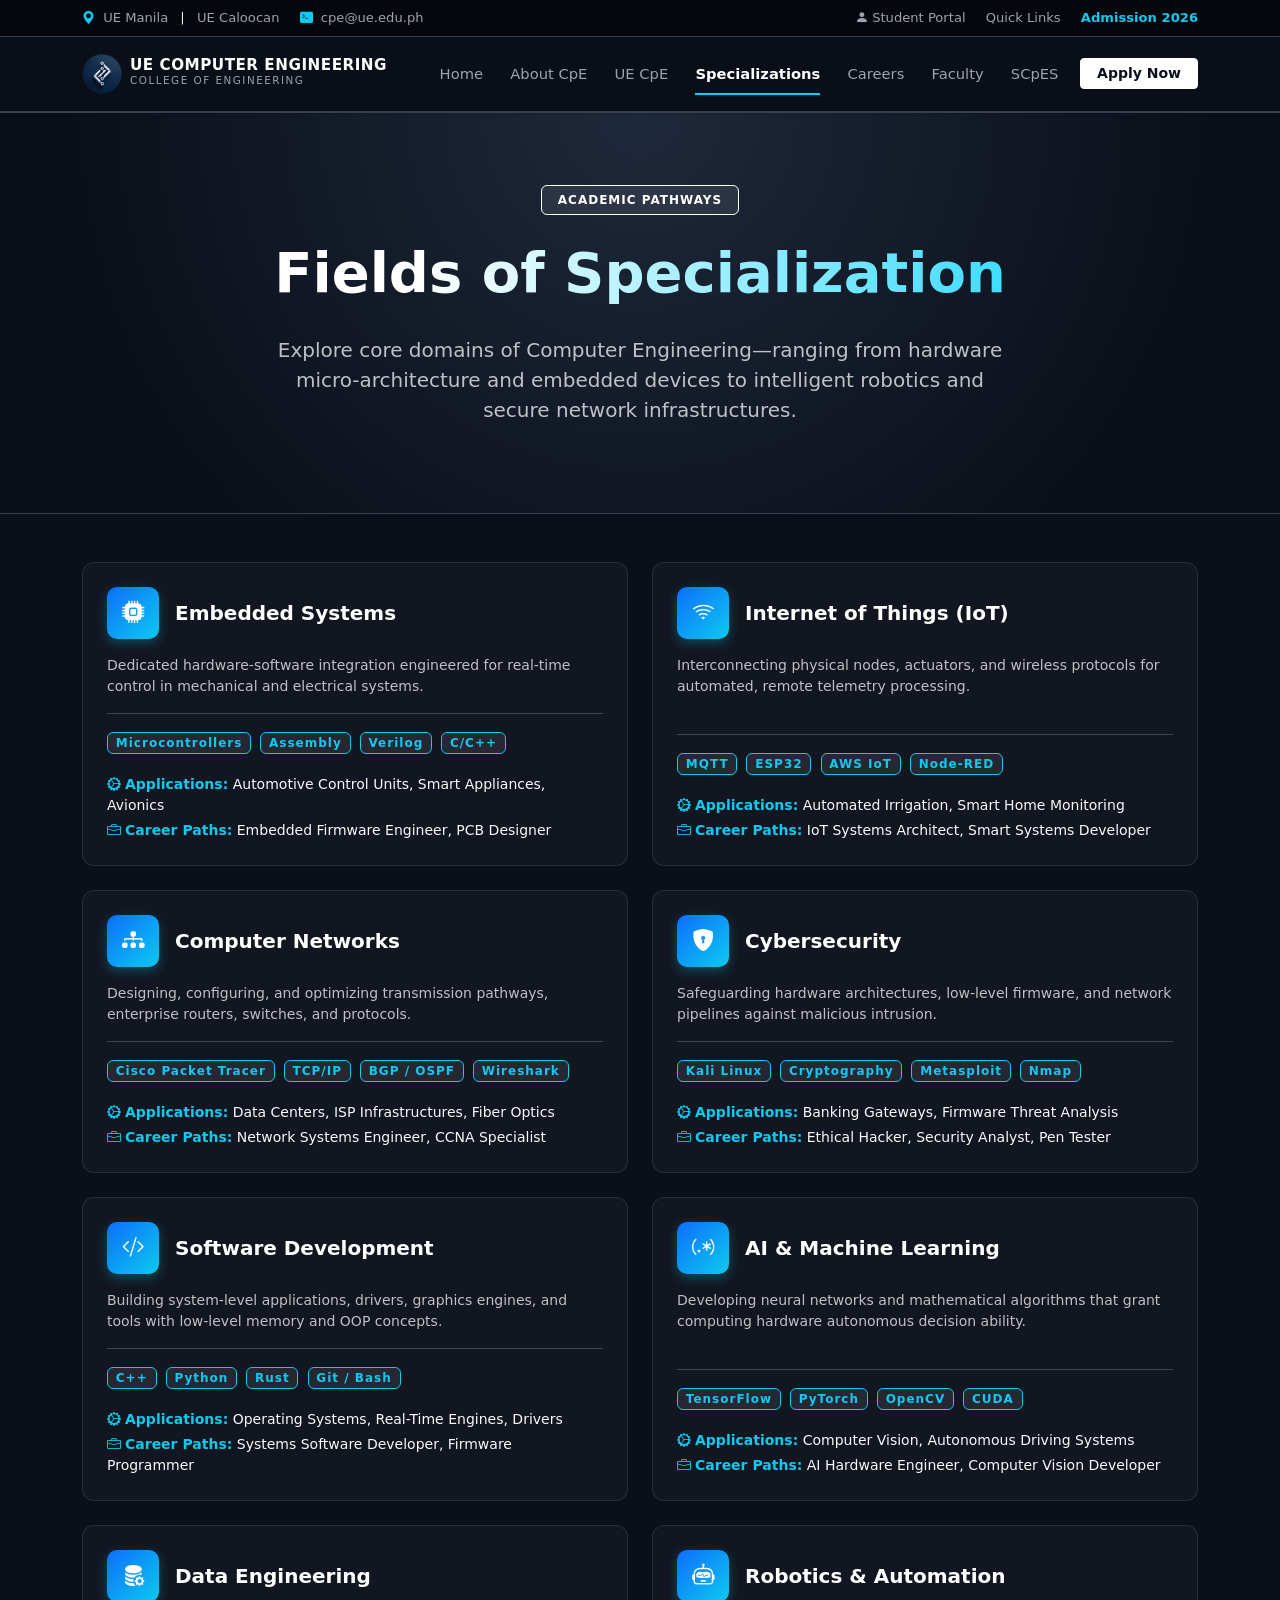
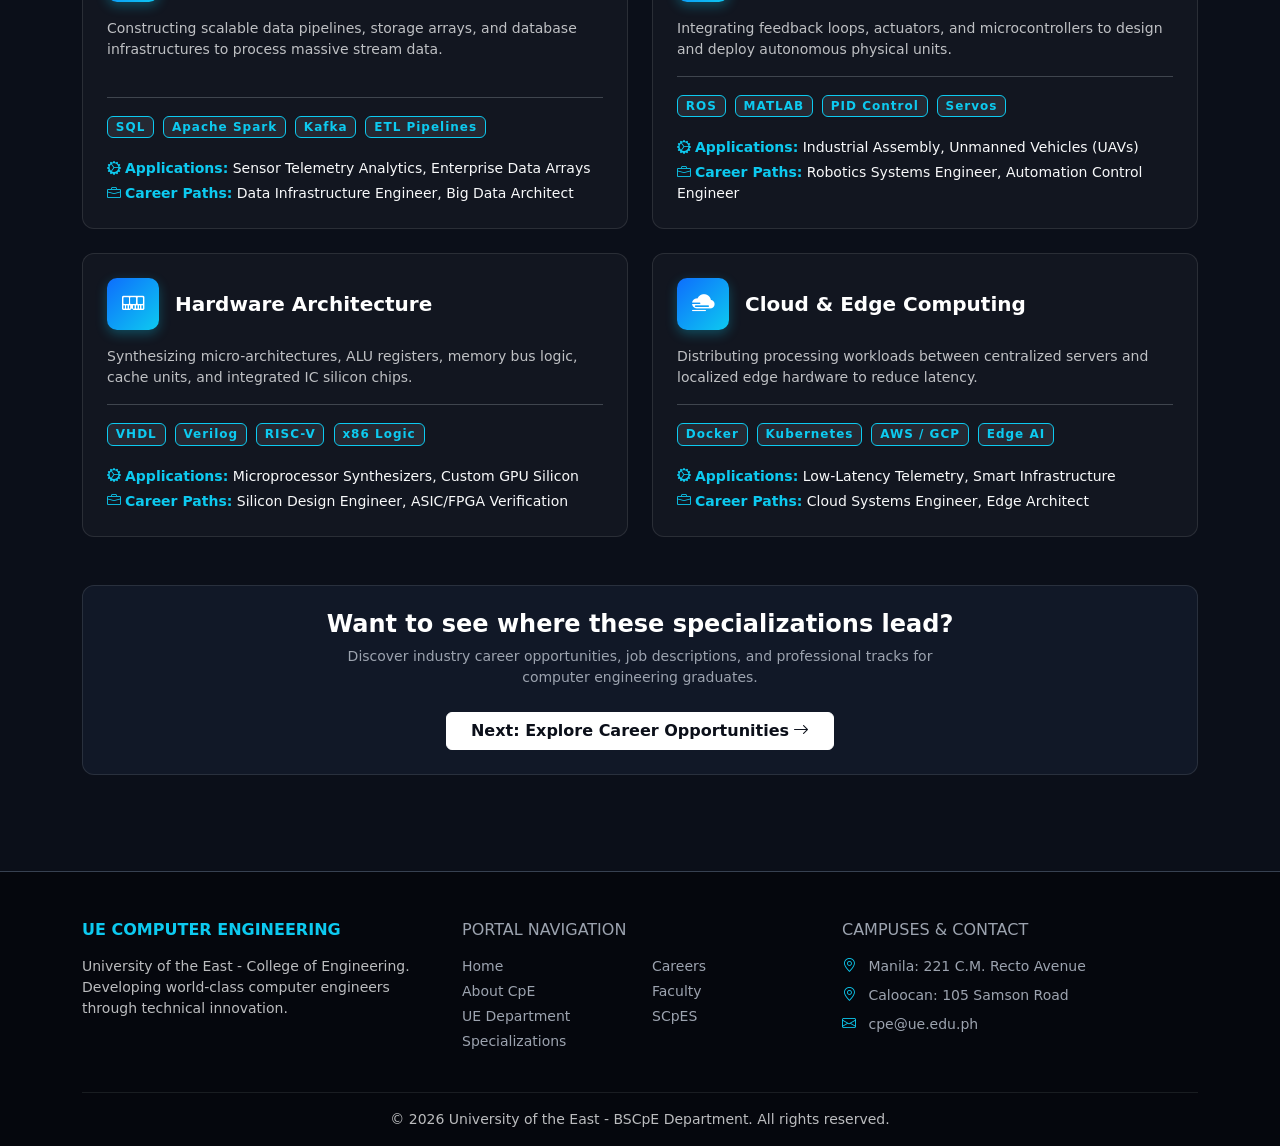
<file: specializations.html>
<!DOCTYPE html>
<html lang="en">
<head>
    <meta charset="UTF-8">
    <meta name="viewport" content="width=device-width, initial-scale=1.0">
    <title>Specializations | UE Computer Engineering</title>

    <!-- Bootstrap 5 CSS -->
    <link href="https://cdn.jsdelivr.net/npm/bootstrap@5.3.3/dist/css/bootstrap.min.css" rel="stylesheet">
    <!-- Bootstrap Icons -->
    <link rel="stylesheet" href="https://cdn.jsdelivr.net/npm/bootstrap-icons@1.11.3/font/bootstrap-icons.min.css">
    <!-- Shared Project Stylesheet -->
    <link rel="stylesheet" href="style.css">
</head>

<body>

<!-- Top Utility Bar -->
<div class="top-bar py-2 d-none d-lg-block">
    <div class="container d-flex justify-content-between align-items-center">
        <div>
            <span><i class="bi bi-geo-alt-fill text-info me-1"></i>
                <a href="https://maps.app.goo.gl/nA2VTfojB23gJPCB9" target="_blank" rel="noopener noreferrer" class="me-2 text-decoration-none">UE Manila</a> | 
                <a href="https://maps.app.goo.gl/nYL3vggiQVSx388dA" target="_blank" rel="noopener noreferrer" class="ms-2 text-decoration-none">UE Caloocan</a>
            </span>
            <span class="ms-3"><i class="bi bi-terminal-fill text-info me-1"></i> 
                <a href="https://www.ue.edu.ph/cal/computer-engineering/" target="_blank" rel="noopener noreferrer" class="text-decoration-none">cpe@ue.edu.ph</a>
            </span>
        </div>
        <div>
            <a href="#welcomeModal" data-bs-toggle="modal" class="me-3 text-decoration-none"><i class="bi bi-person-fill me-1"></i>Student Portal</a>
            <a href="index.html#featured-sections" class="me-3 text-decoration-none">Quick Links</a>
            <a href="#applyModal" data-bs-toggle="modal" class="text-info fw-bold text-decoration-none">Admission 2026</a>
        </div>
    </div>
</div>

<!-- Main Responsive Navigation -->
<nav class="navbar navbar-expand-lg navbar-dark bg-tech-nav sticky-top shadow-sm">
    <div class="container">
        <a class="navbar-brand d-flex align-items-center" href="index.html">
            <img src="assets/scpes logo.png" alt="UE Logo" onerror="this.src='https://via.placeholder.com/40x40?text=UE'">
            <div class="ms-2">
                <span class="d-block lh-1 text-white fw-bold brand-title">UE COMPUTER ENGINEERING</span>
                <small class="brand-sub">COLLEGE OF ENGINEERING</small>
            </div>
        </a>

        <button class="navbar-toggler border-0" type="button" data-bs-toggle="collapse" data-bs-target="#mainNavbar" aria-controls="mainNavbar" aria-expanded="false" aria-label="Toggle navigation">
            <span class="navbar-toggler-icon"></span>
        </button>

        <div class="collapse navbar-collapse" id="mainNavbar">
            <ul class="navbar-nav ms-auto mb-2 mb-lg-0 align-items-lg-center">
                <li class="nav-item"><a class="nav-link" href="index.html">Home</a></li>
                <li class="nav-item"><a class="nav-link" href="about-cpe.html">About CpE</a></li>
                <li class="nav-item"><a class="nav-link" href="cpe-ue.html">UE CpE</a></li>
                <li class="nav-item"><a class="nav-link active" aria-current="page" href="specializations.html">Specializations</a></li>
                <li class="nav-item"><a class="nav-link" href="careers.html">Careers</a></li>
                <li class="nav-item"><a class="nav-link" href="faculty.html">Faculty</a></li>
                <li class="nav-item"><a class="nav-link" href="scpes.html">SCpES</a></li>
                <li class="nav-item ms-lg-2">
                    <a class="btn btn-tech-primary btn-sm px-3" href="#applyModal" data-bs-toggle="modal">Apply Now</a>
                </li>
            </ul>
        </div>
    </div>
</nav>

<!-- Page Header Banner -->
<header class="hero-banner py-5">
    <div class="container text-center py-4">
        <span class="badge hero-badge px-3 py-2 text-uppercase mb-3">Academic Pathways</span>
        <h1 class="display-4 fw-bold mb-3 text-gradient-blue pb-1 lh-base">Fields of Specialization</h1>
        <p class="lead mx-auto text-light opacity-75" style="max-width: 760px;">
            Explore core domains of Computer Engineering—ranging from hardware micro-architecture and embedded devices to intelligent robotics and secure network infrastructures.
        </p>
    </div>
</header>

<main class="py-5" id="tracks">
    <div class="container">
        
        <div class="row g-4">

            <!-- 1. Embedded Systems -->
            <div class="col-lg-6">
                <div class="tech-card h-100 p-4 d-flex flex-column">
                    <div class="d-flex align-items-center mb-3">
                        <div class="highlight-icon-box me-3 mb-0"><i class="bi bi-cpu-fill"></i></div>
                        <h5 class="fw-bold text-white mb-0">Embedded Systems</h5>
                    </div>
                    <p class="small text-light opacity-75 mb-3 flex-grow-1">
                        Dedicated hardware-software integration engineered for real-time control in mechanical and electrical systems.
                    </p>
                    <div class="pt-3 border-top border-secondary border-opacity-50">
                        <div class="mb-3">
                            <span class="badge hero-badge text-info border-info me-1 mb-1">Microcontrollers</span>
                            <span class="badge hero-badge text-info border-info me-1 mb-1">Assembly</span>
                            <span class="badge hero-badge text-info border-info me-1 mb-1">Verilog</span>
                            <span class="badge hero-badge text-info border-info me-1 mb-1">C/C++</span>
                        </div>
                        <p class="small text-light mb-1"><strong class="text-info"><i class="bi bi-gear-wide-connected me-1"></i>Applications:</strong> Automotive Control Units, Smart Appliances, Avionics</p>
                        <p class="small text-light mb-0"><strong class="text-info"><i class="bi bi-briefcase me-1"></i>Career Paths:</strong> Embedded Firmware Engineer, PCB Designer</p>
                    </div>
                </div>
            </div>

            <!-- 2. Internet of Things (IoT) -->
            <div class="col-lg-6">
                <div class="tech-card h-100 p-4 d-flex flex-column">
                    <div class="d-flex align-items-center mb-3">
                        <div class="highlight-icon-box me-3 mb-0"><i class="bi bi-wifi"></i></div>
                        <h5 class="fw-bold text-white mb-0">Internet of Things (IoT)</h5>
                    </div>
                    <p class="small text-light opacity-75 mb-3 flex-grow-1">
                        Interconnecting physical nodes, actuators, and wireless protocols for automated, remote telemetry processing.
                    </p>
                    <div class="pt-3 border-top border-secondary border-opacity-50">
                        <div class="mb-3">
                            <span class="badge hero-badge text-info border-info me-1 mb-1">MQTT</span>
                            <span class="badge hero-badge text-info border-info me-1 mb-1">ESP32</span>
                            <span class="badge hero-badge text-info border-info me-1 mb-1">AWS IoT</span>
                            <span class="badge hero-badge text-info border-info me-1 mb-1">Node-RED</span>
                        </div>
                        <p class="small text-light mb-1"><strong class="text-info"><i class="bi bi-gear-wide-connected me-1"></i>Applications:</strong> Automated Irrigation, Smart Home Monitoring</p>
                        <p class="small text-light mb-0"><strong class="text-info"><i class="bi bi-briefcase me-1"></i>Career Paths:</strong> IoT Systems Architect, Smart Systems Developer</p>
                    </div>
                </div>
            </div>

            <!-- 3. Computer Networks -->
            <div class="col-lg-6">
                <div class="tech-card h-100 p-4 d-flex flex-column">
                    <div class="d-flex align-items-center mb-3">
                        <div class="highlight-icon-box me-3 mb-0"><i class="bi bi-diagram-3-fill"></i></div>
                        <h5 class="fw-bold text-white mb-0">Computer Networks</h5>
                    </div>
                    <p class="small text-light opacity-75 mb-3 flex-grow-1">
                        Designing, configuring, and optimizing transmission pathways, enterprise routers, switches, and protocols.
                    </p>
                    <div class="pt-3 border-top border-secondary border-opacity-50">
                        <div class="mb-3">
                            <span class="badge hero-badge text-info border-info me-1 mb-1">Cisco Packet Tracer</span>
                            <span class="badge hero-badge text-info border-info me-1 mb-1">TCP/IP</span>
                            <span class="badge hero-badge text-info border-info me-1 mb-1">BGP / OSPF</span>
                            <span class="badge hero-badge text-info border-info me-1 mb-1">Wireshark</span>
                        </div>
                        <p class="small text-light mb-1"><strong class="text-info"><i class="bi bi-gear-wide-connected me-1"></i>Applications:</strong> Data Centers, ISP Infrastructures, Fiber Optics</p>
                        <p class="small text-light mb-0"><strong class="text-info"><i class="bi bi-briefcase me-1"></i>Career Paths:</strong> Network Systems Engineer, CCNA Specialist</p>
                    </div>
                </div>
            </div>

            <!-- 4. Cybersecurity -->
            <div class="col-lg-6">
                <div class="tech-card h-100 p-4 d-flex flex-column">
                    <div class="d-flex align-items-center mb-3">
                        <div class="highlight-icon-box me-3 mb-0"><i class="bi bi-shield-lock-fill"></i></div>
                        <h5 class="fw-bold text-white mb-0">Cybersecurity</h5>
                    </div>
                    <p class="small text-light opacity-75 mb-3 flex-grow-1">
                        Safeguarding hardware architectures, low-level firmware, and network pipelines against malicious intrusion.
                    </p>
                    <div class="pt-3 border-top border-secondary border-opacity-50">
                        <div class="mb-3">
                            <span class="badge hero-badge text-info border-info me-1 mb-1">Kali Linux</span>
                            <span class="badge hero-badge text-info border-info me-1 mb-1">Cryptography</span>
                            <span class="badge hero-badge text-info border-info me-1 mb-1">Metasploit</span>
                            <span class="badge hero-badge text-info border-info me-1 mb-1">Nmap</span>
                        </div>
                        <p class="small text-light mb-1"><strong class="text-info"><i class="bi bi-gear-wide-connected me-1"></i>Applications:</strong> Banking Gateways, Firmware Threat Analysis</p>
                        <p class="small text-light mb-0"><strong class="text-info"><i class="bi bi-briefcase me-1"></i>Career Paths:</strong> Ethical Hacker, Security Analyst, Pen Tester</p>
                    </div>
                </div>
            </div>

            <!-- 5. Software Development -->
            <div class="col-lg-6">
                <div class="tech-card h-100 p-4 d-flex flex-column">
                    <div class="d-flex align-items-center mb-3">
                        <div class="highlight-icon-box me-3 mb-0"><i class="bi bi-code-slash"></i></div>
                        <h5 class="fw-bold text-white mb-0">Software Development</h5>
                    </div>
                    <p class="small text-light opacity-75 mb-3 flex-grow-1">
                        Building system-level applications, drivers, graphics engines, and tools with low-level memory and OOP concepts.
                    </p>
                    <div class="pt-3 border-top border-secondary border-opacity-50">
                        <div class="mb-3">
                            <span class="badge hero-badge text-info border-info me-1 mb-1">C++</span>
                            <span class="badge hero-badge text-info border-info me-1 mb-1">Python</span>
                            <span class="badge hero-badge text-info border-info me-1 mb-1">Rust</span>
                            <span class="badge hero-badge text-info border-info me-1 mb-1">Git / Bash</span>
                        </div>
                        <p class="small text-light mb-1"><strong class="text-info"><i class="bi bi-gear-wide-connected me-1"></i>Applications:</strong> Operating Systems, Real-Time Engines, Drivers</p>
                        <p class="small text-light mb-0"><strong class="text-info"><i class="bi bi-briefcase me-1"></i>Career Paths:</strong> Systems Software Developer, Firmware Programmer</p>
                    </div>
                </div>
            </div>

            <!-- 6. AI & Machine Learning -->
            <div class="col-lg-6">
                <div class="tech-card h-100 p-4 d-flex flex-column">
                    <div class="d-flex align-items-center mb-3">
                        <div class="highlight-icon-box me-3 mb-0"><i class="bi bi-regex"></i></div>
                        <h5 class="fw-bold text-white mb-0">AI & Machine Learning</h5>
                    </div>
                    <p class="small text-light opacity-75 mb-3 flex-grow-1">
                        Developing neural networks and mathematical algorithms that grant computing hardware autonomous decision ability.
                    </p>
                    <div class="pt-3 border-top border-secondary border-opacity-50">
                        <div class="mb-3">
                            <span class="badge hero-badge text-info border-info me-1 mb-1">TensorFlow</span>
                            <span class="badge hero-badge text-info border-info me-1 mb-1">PyTorch</span>
                            <span class="badge hero-badge text-info border-info me-1 mb-1">OpenCV</span>
                            <span class="badge hero-badge text-info border-info me-1 mb-1">CUDA</span>
                        </div>
                        <p class="small text-light mb-1"><strong class="text-info"><i class="bi bi-gear-wide-connected me-1"></i>Applications:</strong> Computer Vision, Autonomous Driving Systems</p>
                        <p class="small text-light mb-0"><strong class="text-info"><i class="bi bi-briefcase me-1"></i>Career Paths:</strong> AI Hardware Engineer, Computer Vision Developer</p>
                    </div>
                </div>
            </div>

            <!-- 7. Data Science & Engineering -->
            <div class="col-lg-6">
                <div class="tech-card h-100 p-4 d-flex flex-column">
                    <div class="d-flex align-items-center mb-3">
                        <div class="highlight-icon-box me-3 mb-0"><i class="bi bi-database-fill-gear"></i></div>
                        <h5 class="fw-bold text-white mb-0">Data Engineering</h5>
                    </div>
                    <p class="small text-light opacity-75 mb-3 flex-grow-1">
                        Constructing scalable data pipelines, storage arrays, and database infrastructures to process massive stream data.
                    </p>
                    <div class="pt-3 border-top border-secondary border-opacity-50">
                        <div class="mb-3">
                            <span class="badge hero-badge text-info border-info me-1 mb-1">SQL</span>
                            <span class="badge hero-badge text-info border-info me-1 mb-1">Apache Spark</span>
                            <span class="badge hero-badge text-info border-info me-1 mb-1">Kafka</span>
                            <span class="badge hero-badge text-info border-info me-1 mb-1">ETL Pipelines</span>
                        </div>
                        <p class="small text-light mb-1"><strong class="text-info"><i class="bi bi-gear-wide-connected me-1"></i>Applications:</strong> Sensor Telemetry Analytics, Enterprise Data Arrays</p>
                        <p class="small text-light mb-0"><strong class="text-info"><i class="bi bi-briefcase me-1"></i>Career Paths:</strong> Data Infrastructure Engineer, Big Data Architect</p>
                    </div>
                </div>
            </div>

            <!-- 8. Robotics & Automation -->
            <div class="col-lg-6">
                <div class="tech-card h-100 p-4 d-flex flex-column">
                    <div class="d-flex align-items-center mb-3">
                        <div class="highlight-icon-box me-3 mb-0"><i class="bi bi-robot"></i></div>
                        <h5 class="fw-bold text-white mb-0">Robotics & Automation</h5>
                    </div>
                    <p class="small text-light opacity-75 mb-3 flex-grow-1">
                        Integrating feedback loops, actuators, and microcontrollers to design and deploy autonomous physical units.
                    </p>
                    <div class="pt-3 border-top border-secondary border-opacity-50">
                        <div class="mb-3">
                            <span class="badge hero-badge text-info border-info me-1 mb-1">ROS</span>
                            <span class="badge hero-badge text-info border-info me-1 mb-1">MATLAB</span>
                            <span class="badge hero-badge text-info border-info me-1 mb-1">PID Control</span>
                            <span class="badge hero-badge text-info border-info me-1 mb-1">Servos</span>
                        </div>
                        <p class="small text-light mb-1"><strong class="text-info"><i class="bi bi-gear-wide-connected me-1"></i>Applications:</strong> Industrial Assembly, Unmanned Vehicles (UAVs)</p>
                        <p class="small text-light mb-0"><strong class="text-info"><i class="bi bi-briefcase me-1"></i>Career Paths:</strong> Robotics Systems Engineer, Automation Control Engineer</p>
                    </div>
                </div>
            </div>

            <!-- 9. Hardware Architecture -->
            <div class="col-lg-6">
                <div class="tech-card h-100 p-4 d-flex flex-column">
                    <div class="d-flex align-items-center mb-3">
                        <div class="highlight-icon-box me-3 mb-0"><i class="bi bi-memory"></i></div>
                        <h5 class="fw-bold text-white mb-0">Hardware Architecture</h5>
                    </div>
                    <p class="small text-light opacity-75 mb-3 flex-grow-1">
                        Synthesizing micro-architectures, ALU registers, memory bus logic, cache units, and integrated IC silicon chips.
                    </p>
                    <div class="pt-3 border-top border-secondary border-opacity-50">
                        <div class="mb-3">
                            <span class="badge hero-badge text-info border-info me-1 mb-1">VHDL</span>
                            <span class="badge hero-badge text-info border-info me-1 mb-1">Verilog</span>
                            <span class="badge hero-badge text-info border-info me-1 mb-1">RISC-V</span>
                            <span class="badge hero-badge text-info border-info me-1 mb-1">x86 Logic</span>
                        </div>
                        <p class="small text-light mb-1"><strong class="text-info"><i class="bi bi-gear-wide-connected me-1"></i>Applications:</strong> Microprocessor Synthesizers, Custom GPU Silicon</p>
                        <p class="small text-light mb-0"><strong class="text-info"><i class="bi bi-briefcase me-1"></i>Career Paths:</strong> Silicon Design Engineer, ASIC/FPGA Verification</p>
                    </div>
                </div>
            </div>

            <!-- 10. Cloud & Edge Computing -->
            <div class="col-lg-6">
                <div class="tech-card h-100 p-4 d-flex flex-column">
                    <div class="d-flex align-items-center mb-3">
                        <div class="highlight-icon-box me-3 mb-0"><i class="bi bi-cloud-haze2-fill"></i></div>
                        <h5 class="fw-bold text-white mb-0">Cloud & Edge Computing</h5>
                    </div>
                    <p class="small text-light opacity-75 mb-3 flex-grow-1">
                        Distributing processing workloads between centralized servers and localized edge hardware to reduce latency.
                    </p>
                    <div class="pt-3 border-top border-secondary border-opacity-50">
                        <div class="mb-3">
                            <span class="badge hero-badge text-info border-info me-1 mb-1">Docker</span>
                            <span class="badge hero-badge text-info border-info me-1 mb-1">Kubernetes</span>
                            <span class="badge hero-badge text-info border-info me-1 mb-1">AWS / GCP</span>
                            <span class="badge hero-badge text-info border-info me-1 mb-1">Edge AI</span>
                        </div>
                        <p class="small text-light mb-1"><strong class="text-info"><i class="bi bi-gear-wide-connected me-1"></i>Applications:</strong> Low-Latency Telemetry, Smart Infrastructure</p>
                        <p class="small text-light mb-0"><strong class="text-info"><i class="bi bi-briefcase me-1"></i>Career Paths:</strong> Cloud Systems Engineer, Edge Architect</p>
                    </div>
                </div>
            </div>

        </div>

        <!-- Next Page Call-To-Action -->
        <div class="tech-card p-4 text-center my-5 bg-tech-surface">
            <h4 class="text-white fw-bold mb-2">Want to see where these specializations lead?</h4>
            <p class="small mx-auto mb-4" style="color: var(--text-muted); max-width: 600px;">
                Discover industry career opportunities, job descriptions, and professional tracks for computer engineering graduates.
            </p>
            <a href="careers.html" class="btn btn-tech-primary px-4">
                Next: Explore Career Opportunities <i class="bi bi-arrow-right ms-1"></i>
            </a>
        </div>

    </div>
</main>

<!-- Modals -->
<div class="modal fade" id="welcomeModal" tabindex="-1" aria-hidden="true">
    <div class="modal-dialog modal-dialog-centered">
        <div class="modal-content">
            <div class="modal-header">
                <h5 class="modal-title text-white"><i class="bi bi-cpu-fill text-info me-2"></i>Welcome to UE CpE</h5>
                <button type="button" class="btn-close btn-close-white" data-bs-dismiss="modal" aria-label="Close"></button>
            </div>
            <div class="modal-body">
                <p>Welcome to the official <strong>UE Computer Engineering</strong> web platform.</p>
                <p class="small text-light opacity-75 mb-0">Access outcome-based curricula, laboratory facilities, and project demonstrations.</p>
            </div>
            <div class="modal-footer">
                <button type="button" class="btn btn-secondary btn-sm" data-bs-dismiss="modal">Close</button>
            </div>
        </div>
    </div>
</div>

<div class="modal fade" id="applyModal" tabindex="-1" aria-hidden="true">
    <div class="modal-dialog modal-dialog-centered">
        <div class="modal-content">
            <div class="modal-header">
                <h5 class="modal-title text-white"><i class="bi bi-check2-circle text-info me-2"></i>Apply for UE CpE</h5>
                <button type="button" class="btn-close btn-close-white" data-bs-dismiss="modal" aria-label="Close"></button>
            </div>
            <div class="modal-body">
                <p class="fw-bold mb-1">Admissions are Open for AY 2026-2027!</p>
                <p class="small text-light opacity-75">Incoming freshmen and transferees can apply online through the UE Admissions Portal.</p>
            </div>
            <div class="modal-footer">
                <button type="button" class="btn btn-secondary btn-sm" data-bs-dismiss="modal">Cancel</button>
                <a href="https://www.ue.edu.ph" target="_blank" class="btn btn-tech-primary btn-sm">Proceed to Portal</a>
            </div>
        </div>
    </div>
</div>

<!-- Footer -->
<footer class="pt-5 pb-3">
    <div class="container">
        <div class="row g-4 mb-4">
            <div class="col-md-4">
                <h6 class="text-uppercase mb-3 text-info fw-bold">UE Computer Engineering</h6>
                <p class="small text-light opacity-75">
                    University of the East - College of Engineering.<br>
                    Developing world-class computer engineers through technical innovation.
                </p>
            </div>
            <div class="col-md-4">
                <h6 class="text-uppercase mb-3">Portal Navigation</h6>
                <div class="row small">
                    <div class="col-6">
                        <ul class="list-unstyled">
                            <li class="mb-1"><a href="index.html">Home</a></li>
                            <li class="mb-1"><a href="about-cpe.html">About CpE</a></li>
                            <li class="mb-1"><a href="cpe-ue.html">UE Department</a></li>
                            <li class="mb-1"><a href="specializations.html">Specializations</a></li>
                        </ul>
                    </div>
                    <div class="col-6">
                        <ul class="list-unstyled">
                            <li class="mb-1"><a href="careers.html">Careers</a></li>
                            <li class="mb-1"><a href="faculty.html">Faculty</a></li>
                            <li class="mb-1"><a href="scpes.html">SCpES</a></li>
                        </ul>
                    </div>
                </div>
            </div>
            <div class="col-md-4">
                <h6 class="text-uppercase mb-3">Campuses & Contact</h6>
                <p class="small mb-2">
                    <i class="bi bi-geo-alt me-2 text-info"></i>
                    <a href="https://maps.app.goo.gl/nA2VTfojB23gJPCB9" target="_blank" rel="noopener noreferrer" class="text-decoration-none">
                        Manila: 221 C.M. Recto Avenue
                    </a>
                </p>
                <p class="small mb-2">
                    <i class="bi bi-geo-alt me-2 text-info"></i>
                    <a href="https://maps.app.goo.gl/nYL3vggiQVSx388dA" target="_blank" rel="noopener noreferrer" class="text-decoration-none">
                        Caloocan: 105 Samson Road
                    </a>
                </p>
                <p class="small mb-0">
                    <i class="bi bi-envelope me-2 text-info"></i>
                    <a href="https://www.ue.edu.ph/cal/computer-engineering/" target="_blank" rel="noopener noreferrer" class="text-decoration-none">cpe@ue.edu.ph</a>
                </p>
            </div>
        </div>
        <div class="text-center pt-3 border-top border-dark small text-light opacity-75">
            <p class="mb-0">&copy; 2026 University of the East - BSCpE Department. All rights reserved.</p>
        </div>
    </div>
</footer>

<script src="https://cdn.jsdelivr.net/npm/bootstrap@5.3.3/dist/js/bootstrap.bundle.min.js"></script>
<script src="script.js"></script>
</body>
</html>
</file>
<file: style.css>
:root {
    --bg-dark: #0b0f19;
    --bg-surface: #111827;
    --bg-card: #1f2937;
    --border-color: #374151;
    --accent-white: #ffffff;
    --accent-silver: #e5e7eb;
    --accent-blue: #00d2ff;
    --text-main: #f3f4f6;
    --text-muted: #9ca3af;
    --ue-crimson: #c8102e;
}

html {
    scroll-behavior: smooth;
}

body {
    background-color: var(--bg-dark) !important;
    color: var(--text-main) !important;
    font-family: system-ui, -apple-system, "Segoe UI", Roboto, sans-serif;
    animation: fadeInPage 0.35s cubic-bezier(0.4, 0, 0.2, 1) ease-in-out;
}

body.page-exit {
    opacity: 0;
    transform: translateY(-8px);
    transition: opacity 0.25s ease, transform 0.25s ease;
}

.top-bar {
    background-color: #05070d;
    font-size: 0.82rem;
    border-bottom: 1px solid var(--border-color);
}

.top-bar a {
    color: var(--text-muted);
    text-decoration: none;
    transition: color 0.2s ease;
}

.top-bar a:hover {
    color: var(--accent-white);
}

.bg-tech-nav {
    background-color: rgba(11, 15, 25, 0.96) !important;
    backdrop-filter: blur(10px);
    border-bottom: 2px solid var(--border-color);
    padding: 0.75rem 0;
}

.navbar-brand img {
    height: 40px;
    width: auto;
    object-fit: contain;
}

.brand-title {
    font-size: 0.95rem;
    letter-spacing: 0.5px;
}

.navbar-brand .brand-sub {
    font-size: 0.65rem;
    letter-spacing: 1.5px;
    color: var(--text-muted);
    display: block;
}

.navbar-nav .nav-link {
    color: var(--text-muted) !important;
    font-size: 0.92rem;
    font-weight: 500;
    padding: 0.5rem 0.85rem !important;
    transition: all 0.2s ease;
    position: relative;
}

.navbar-nav .nav-link:hover {
    color: var(--accent-white) !important;
}

.navbar-nav .nav-link.active {
    color: var(--accent-white) !important;
    font-weight: 600;
}

.navbar-nav .nav-link.active::after,
.navbar-nav .nav-link:hover::after {
    content: '';
    position: absolute;
    bottom: -2px;
    left: 0.85rem;
    right: 0.85rem;
    height: 2px;
    background-color: var(--accent-blue);
    transition: width 0.2s ease;
}

.hero-banner {
    background: radial-gradient(circle at top center, #1e293b 0%, var(--bg-dark) 75%);
    padding: 75px 15px 65px;
    border-bottom: 1px solid var(--border-color);
}

.hero-badge {
    background-color: rgba(255, 255, 255, 0.08);
    border: 1px solid var(--accent-white);
    color: var(--accent-white);
    letter-spacing: 1px;
    font-size: 0.75rem;
}

.text-gradient-blue {
    background: linear-gradient(90deg, #ffffff 30%, var(--accent-blue) 100%);
    -webkit-background-clip: text;
    -webkit-text-fill-color: transparent;
}

.section-header {
    font-weight: 700;
    color: var(--accent-white);
}

.section-divider {
    height: 3px;
    width: 60px;
    background: var(--accent-white);
    margin: 10px 0 20px;
    border-radius: 2px;
    box-shadow: 0 0 8px rgba(255, 255, 255, 0.4);
}

.bg-tech-surface {
    background-color: var(--bg-surface) !important;
    border-top: 1px solid var(--border-color);
    border-bottom: 1px solid var(--border-color);
}

.stat-box {
    background-color: var(--bg-card);
    border: 1px solid var(--border-color);
    border-radius: 8px;
    padding: 14px;
}

.tech-card {
    transition: transform 0.3s ease, box-shadow 0.3s ease, border-color 0.3s ease;
    background: rgba(255, 255, 255, 0.03);
    border: 1px solid rgba(255, 255, 255, 0.1) !important;
    border-radius: 12px;
}

.tech-card:hover {
    transform: translateY(-6px);
    box-shadow: 0 12px 28px rgba(13, 202, 240, 0.18);
    border-color: #0dcaf0 !important;
}

.highlight-icon-box {
    width: 52px;
    height: 52px;
    background: linear-gradient(135deg, #0d6efd, #0dcaf0);
    color: #ffffff;
    display: flex;
    align-items: center;
    justify-content: center;
    border-radius: 10px;
    font-size: 1.4rem;
    margin-bottom: 15px;
    box-shadow: 0 4px 12px rgba(13, 202, 240, 0.3);
}

.icon-glow {
    width: 48px;
    height: 48px;
    background: linear-gradient(135deg, #0d6efd, #0dcaf0);
    color: #fff;
    display: flex;
    align-items: center;
    justify-content: center;
    border-radius: 10px;
    font-size: 1.4rem;
    box-shadow: 0 4px 12px rgba(13, 202, 240, 0.3);
}

.tech-badge {
    background-color: rgba(255, 255, 255, 0.08);
    border: 1px solid rgba(255, 255, 255, 0.15);
    color: #e0e0e0;
    font-weight: 500;
}

.btn-tech-primary {
    background-color: var(--accent-white);
    border: 1px solid var(--accent-white);
    color: #0b0f19 !important;
    font-weight: 600;
    text-decoration: none;
    display: inline-flex;
    align-items: center;
    justify-content: center;
    transition: all 0.25s ease;
}

.btn-tech-primary:hover,
.btn-tech-primary:focus {
    background-color: #0b0f19 !important;
    border-color: var(--accent-white) !important;
    color: var(--accent-white) !important;
    box-shadow: 0 4px 14px rgba(255, 255, 255, 0.25);
}

.btn-tech-outline {
    background-color: transparent;
    border: 1px solid rgba(255, 255, 255, 0.8);
    color: var(--accent-white) !important;
    font-weight: 600;
    text-decoration: none;
    display: inline-flex;
    align-items: center;
    justify-content: center;
    transition: all 0.25s ease;
}

.btn-tech-outline:hover,
.btn-tech-outline:focus {
    background-color: var(--accent-white) !important;
    border-color: var(--accent-white) !important;
    color: #0b0f19 !important;
    box-shadow: 0 4px 14px rgba(255, 255, 255, 0.25);
}

.modal-content {
    background-color: var(--bg-surface) !important;
    border: 1px solid var(--border-color);
    color: var(--text-main);
}

.modal-header {
    background-color: var(--bg-dark);
    border-bottom: 1px solid var(--border-color);
}

.modal-footer {
    border-top: 1px solid var(--border-color);
}

footer {
    background-color: #05070d;
    color: var(--text-muted);
    border-top: 1px solid var(--border-color);
}

footer a {
    color: var(--text-muted);
    text-decoration: none;
    transition: color 0.2s ease;
}

footer a:hover {
    color: var(--accent-white);
}

#cpeCarousel .carousel-item {
    transition: opacity 0.8s ease-in-out;
}

#cpeCarousel .carousel-item img {
    transition: transform 0.8s ease-in-out;
}

#cpeCarousel .carousel-item.active img {
    transform: scale(1.02);
}

#cpeCarousel .carousel-control-prev,
#cpeCarousel .carousel-control-next {
    width: 10%;
    transition: background-color 0.3s ease, opacity 0.3s ease;
}

#cpeCarousel .carousel-control-prev:hover,
#cpeCarousel .carousel-control-next:hover {
    background-color: rgba(0, 0, 0, 0.25);
}

#cpeCarousel .carousel-indicators button {
    transition: width 0.4s ease, background-color 0.3s ease, opacity 0.3s ease;
}

#cpeCarousel .carousel-indicators .active {
    width: 30px;
    background-color: var(--accent-blue);
}

/* --- Faculty Lineup Stage --- */
.faculty-stage-wrapper {
    background: radial-gradient(ellipse at 50% 55%, #1e3352 0%, #111e33 45%, #050811 85%);
    border: 1px solid rgba(0, 210, 255, 0.2);
    border-radius: 16px;
    padding: 3.5rem 1rem 3rem;
    position: relative;
    overflow: hidden;
    box-shadow: inset 0 0 60px rgba(0, 0, 0, 0.9), 0 10px 30px rgba(0, 0, 0, 0.8);
}

.faculty-stage-wrapper::before {
    content: '';
    position: absolute;
    top: 0; left: 0; right: 0; bottom: 0;
    background: repeating-linear-gradient(
        0deg,
        rgba(0, 0, 0, 0.15),
        rgba(0, 0, 0, 0.15) 2px,
        transparent 2px,
        transparent 4px
    );
    pointer-events: none;
    z-index: 1;
}

.faculty-lineup-track {
    display: flex;
    justify-content: center;
    align-items: flex-end;
    gap: 0;
    position: relative;
    z-index: 2;
    padding-bottom: 1.5rem;
}

.faculty-card {
    position: relative;
    text-decoration: none;
    transition: all 0.4s cubic-bezier(0.165, 0.84, 0.44, 1);
    cursor: pointer;
    margin: 0 -45px;
}

.faculty-card:nth-child(1) { z-index: 2; }
.faculty-card:nth-child(2) { z-index: 3; }
.faculty-card:nth-child(3) { z-index: 4; }
.faculty-card:nth-child(4) { z-index: 5; }

.faculty-img {
    width: 260px;
    height: 400px;
    object-fit: contain;
    filter: grayscale(100%) brightness(0%) drop-shadow(0 0 10px rgba(0, 210, 255, 0.25));
    opacity: 0.96;
    transition: all 0.4s cubic-bezier(0.165, 0.84, 0.44, 1);
}

.faculty-tag {
    position: absolute;
    bottom: -15px;
    left: 50%;
    transform: translateX(-50%) translateY(10px);
    background: rgba(11, 15, 25, 0.95);
    border: 1px solid var(--accent-blue);
    color: var(--accent-white);
    padding: 5px 14px;
    border-radius: 20px;
    font-size: 0.82rem;
    font-weight: 700;
    letter-spacing: 0.5px;
    white-space: nowrap;
    opacity: 0;
    pointer-events: none;
    transition: all 0.3s ease;
    box-shadow: 0 0 14px rgba(0, 210, 255, 0.45);
}

.faculty-card:hover {
    z-index: 99 !important;
    transform: translateY(-24px) scale(1.08);
}

.faculty-card:hover .faculty-img {
    filter: grayscale(0%) brightness(105%) contrast(105%) drop-shadow(0 0 32px rgba(0, 210, 255, 0.9));
    opacity: 1;
}

.faculty-card:hover .faculty-tag {
    opacity: 1;
    transform: translateX(-50%) translateY(0);
}

.faculty-profile-target {
    scroll-margin-top: 90px;
}

/* --- Single Feature Slide Carousel (1 Card / Picture Per View) --- */
.single-feature-carousel-wrapper {
    max-width: 880px;
    margin: 0 auto;
}

.single-feature-card {
    background: rgba(255, 255, 255, 0.03);
    border: 1px solid rgba(255, 255, 255, 0.12) !important;
    border-radius: 16px;
    overflow: hidden;
    box-shadow: 0 12px 32px rgba(0, 0, 0, 0.5);
    transition: border-color 0.3s ease, box-shadow 0.3s ease;
}

.single-feature-card:hover {
    border-color: var(--accent-blue) !important;
    box-shadow: 0 14px 38px rgba(0, 210, 255, 0.22);
}

.single-feature-img {
    width: 100%;
    height: 380px;
    object-fit: cover;
    display: block;
    border-bottom: 1px solid var(--border-color);
}

.single-feature-body {
    background-color: var(--bg-surface);
    padding: 1.8rem;
}

.carousel-control-single-prev,
.carousel-control-single-next {
    width: 48px;
    height: 48px;
    background-color: rgba(11, 15, 25, 0.9);
    border: 1px solid var(--border-color);
    border-radius: 50%;
    color: var(--accent-white);
    display: flex;
    align-items: center;
    justify-content: center;
    position: absolute;
    top: 42%;
    transform: translateY(-50%);
    cursor: pointer;
    transition: all 0.25s ease;
    z-index: 5;
    text-decoration: none;
}

.carousel-control-single-prev { left: -24px; }
.carousel-control-single-next { right: -24px; }

.carousel-control-single-prev:hover,
.carousel-control-single-next:hover {
    background-color: var(--accent-blue);
    color: #0b0f19;
    border-color: var(--accent-blue);
    box-shadow: 0 0 16px rgba(0, 210, 255, 0.55);
}

@keyframes fadeInPage {
    from {
        opacity: 0;
        transform: translateY(8px);
    }
    to {
        opacity: 1;
        transform: translateY(0);
    }
}

@keyframes fadeOutPage {
    from {
        opacity: 1;
        transform: translateY(0);
    }
    to {
        opacity: 0;
        transform: translateY(-8px);
    }
}

::view-transition-old(root) {
    animation: 200ms cubic-bezier(0.4, 0, 0.2, 1) both fadeOutPage;
}

::view-transition-new(root) {
    animation: 250ms cubic-bezier(0.4, 0, 0.2, 1) both fadeInPage;
}

@media (max-width: 992px) {
    .faculty-card {
        margin: 0 -30px;
    }
    .faculty-img {
        width: 190px;
        height: 290px;
    }
    .single-feature-img {
        height: 300px;
    }
}

@media (max-width: 768px) {
    .carousel-control-single-prev { left: 4px; }
    .carousel-control-single-next { right: 4px; }
    .single-feature-img {
        height: 230px;
    }
}

@media (max-width: 576px) {
    .faculty-card {
        margin: 0 -18px;
    }
    .faculty-img {
        width: 130px;
        height: 220px;
    }
}

/* --- Helper & Utility Classes --- */
.hero-lead {
    max-width: 760px;
}

.carousel-img {
    height: 360px;
    object-fit: cover;
}

.text-muted-custom {
    color: var(--text-muted) !important;
}

/* --- Navigation & Focus Fixes --- */
.navbar-nav .nav-link {
    display: inline-block;
}

.btn-tech-primary:focus-visible,
.btn-tech-outline:focus-visible {
    outline: 2px solid var(--accent-blue);
    outline-offset: 3px;
}

/* --- Mobile Responsiveness Adjustments --- */
@media (max-width: 768px) {
    .faculty-lineup-track {
        overflow-x: auto;
        justify-content: flex-start;
        padding-left: 1rem;
        padding-right: 1rem;
        -webkit-overflow-scrolling: touch;
    }

    .faculty-card {
        margin: 0 -10px;
        flex-shrink: 0;
    }

    .faculty-img {
        width: 160px;
        height: 250px;
    }

    .faculty-tag {
        opacity: 1;
        transform: translateX(-50%) translateY(0);
        font-size: 0.72rem;
        padding: 3px 10px;
    }
}
</file>
